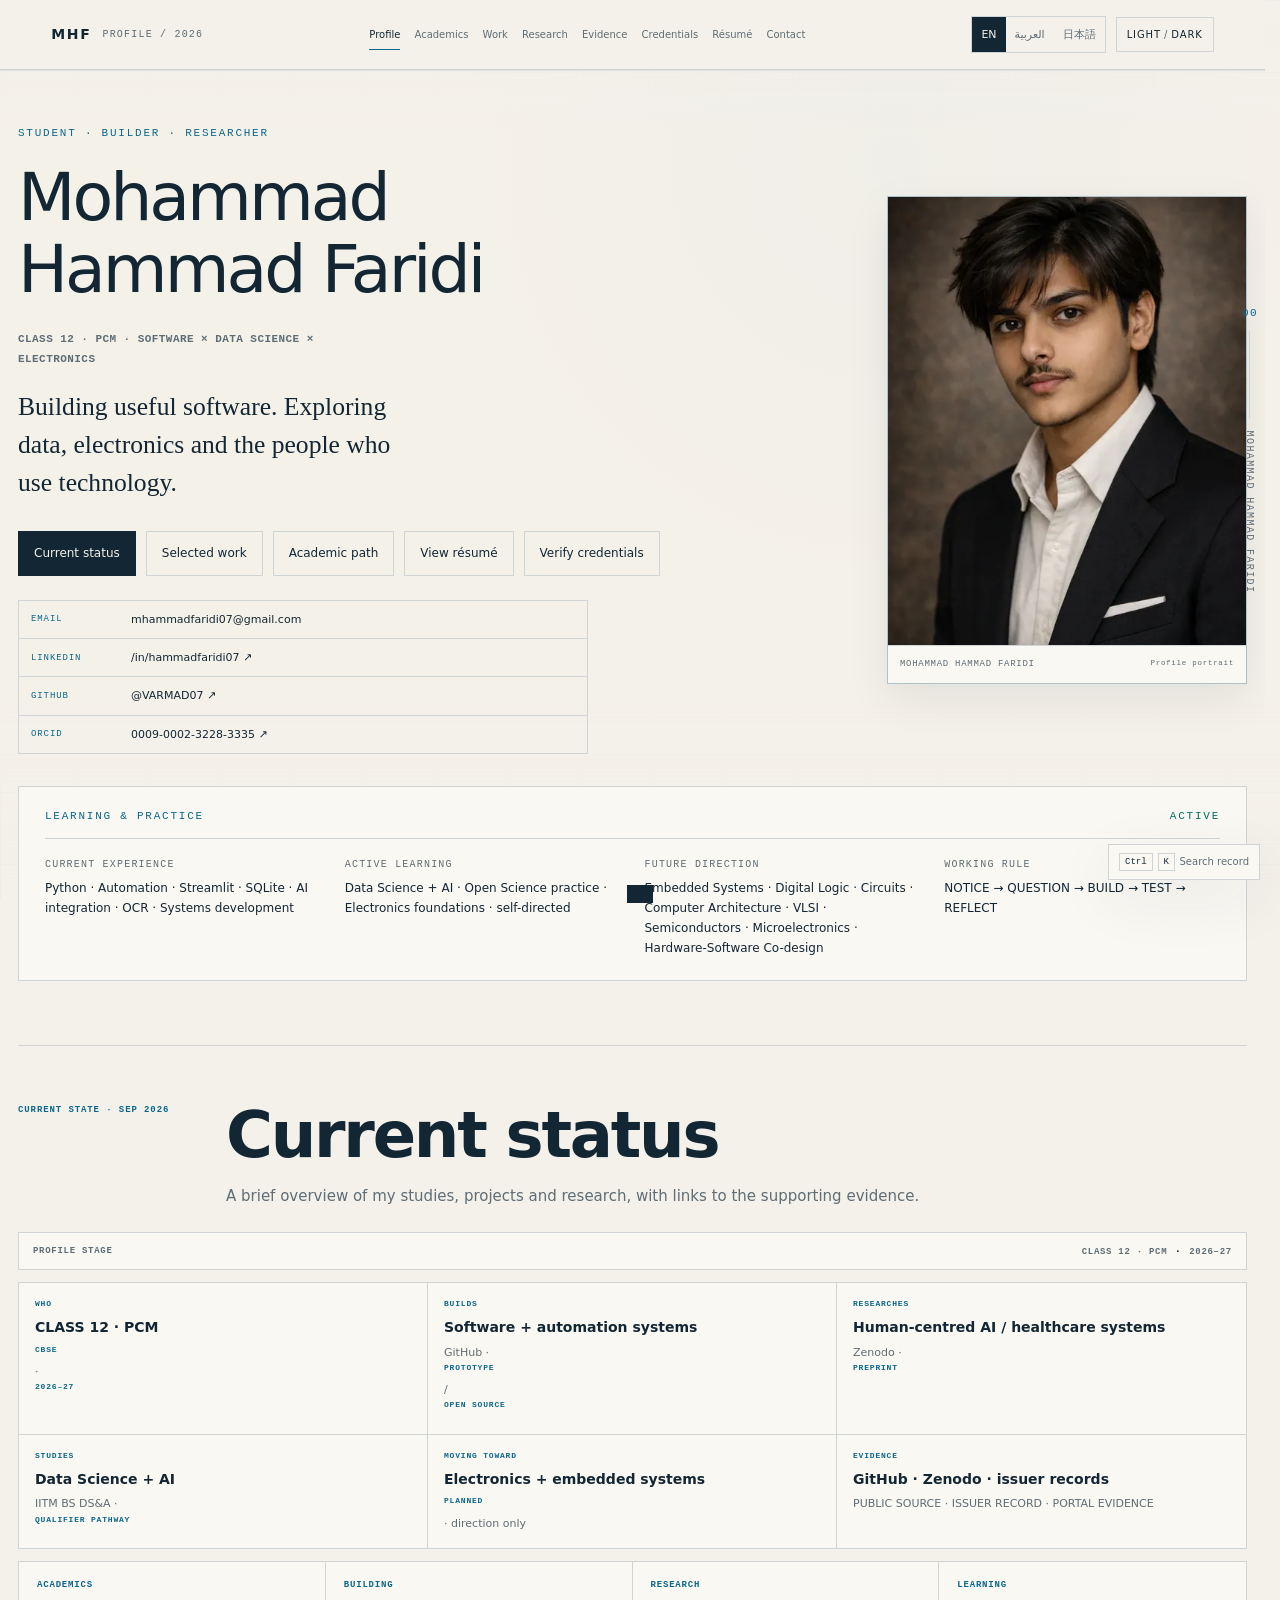
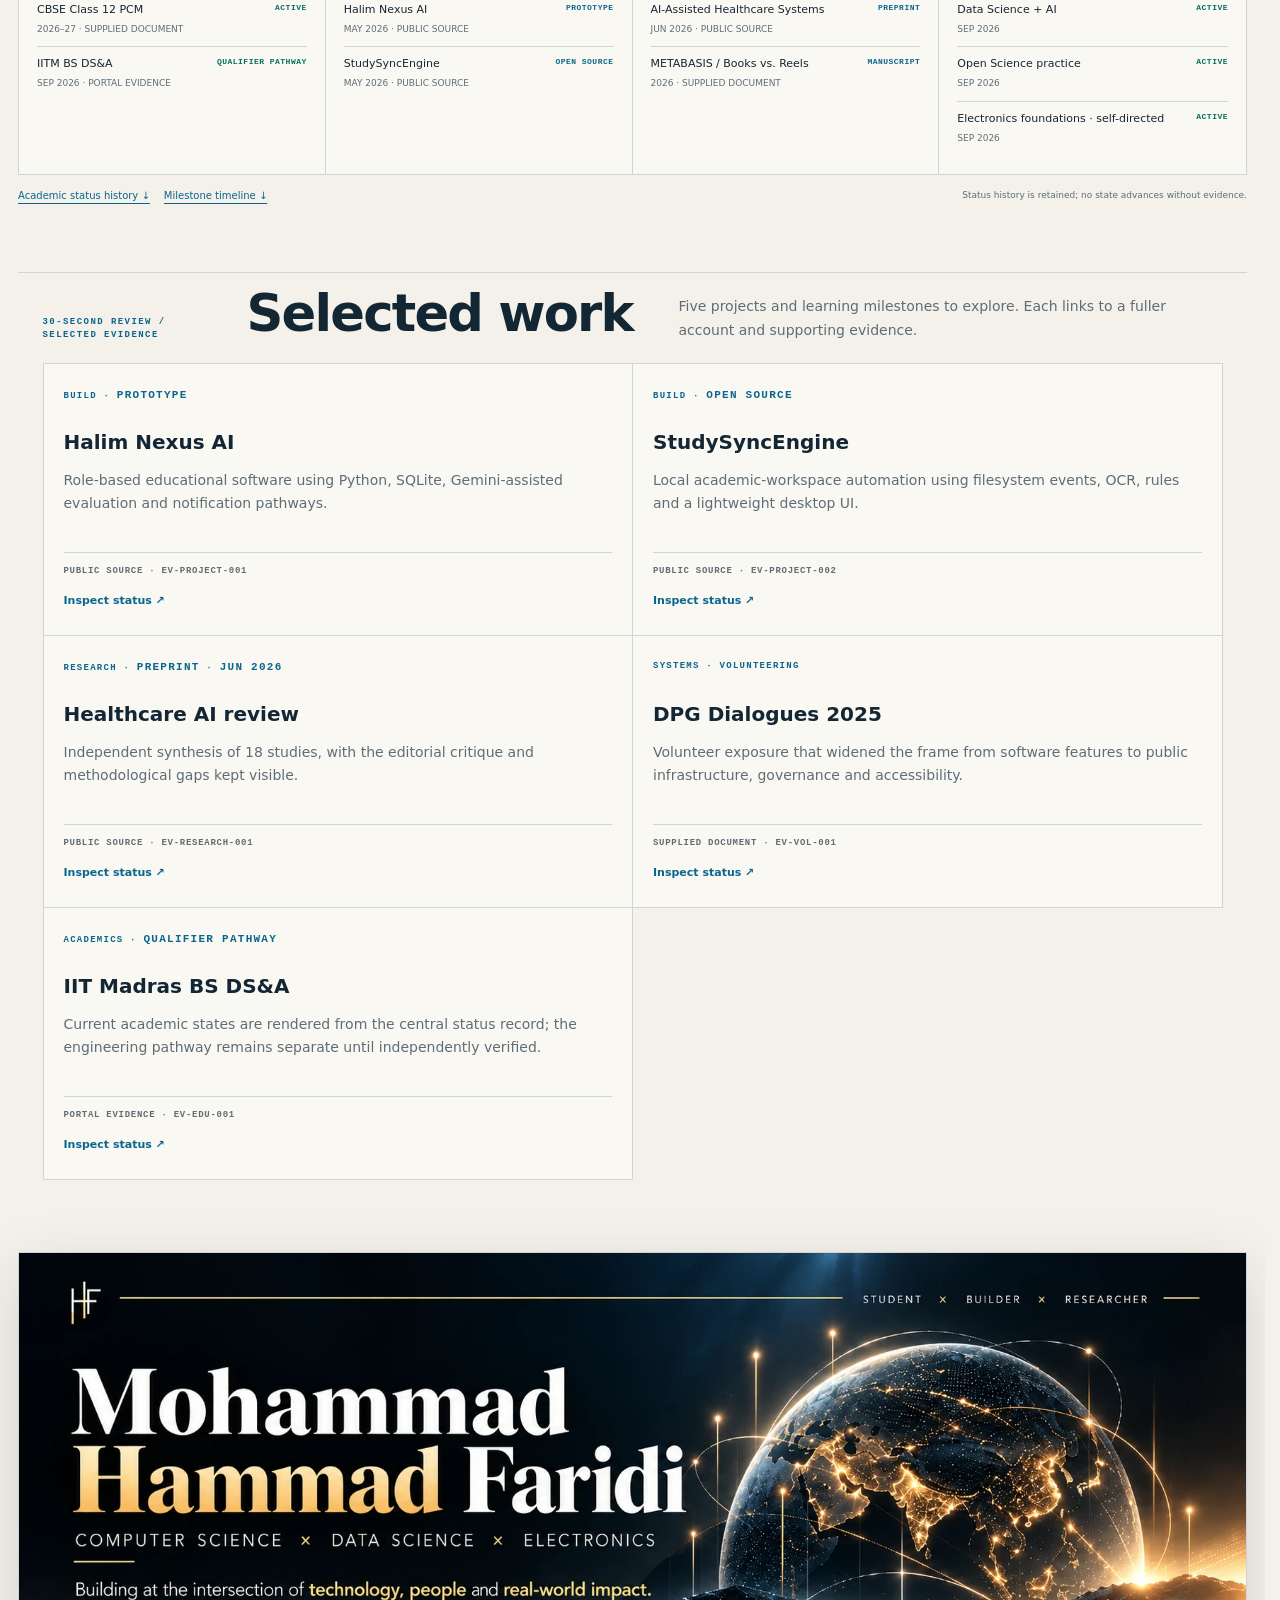
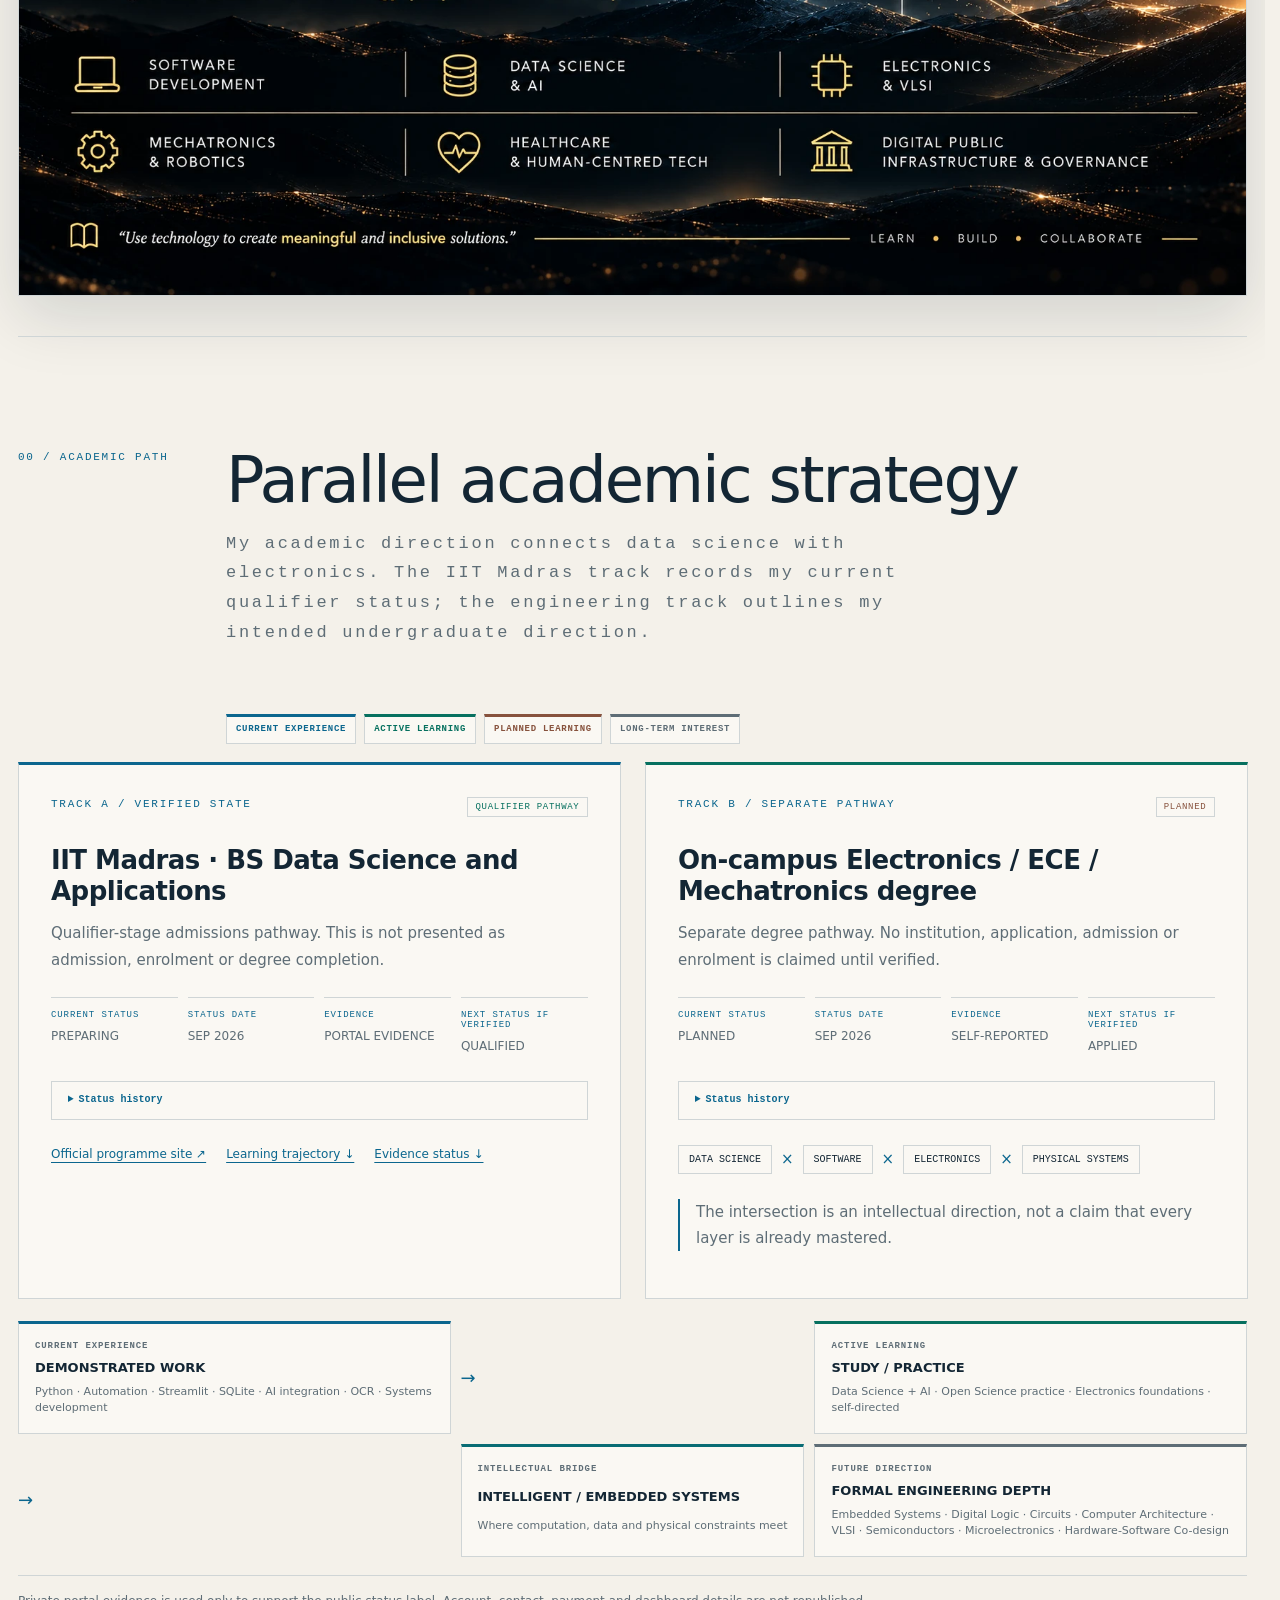
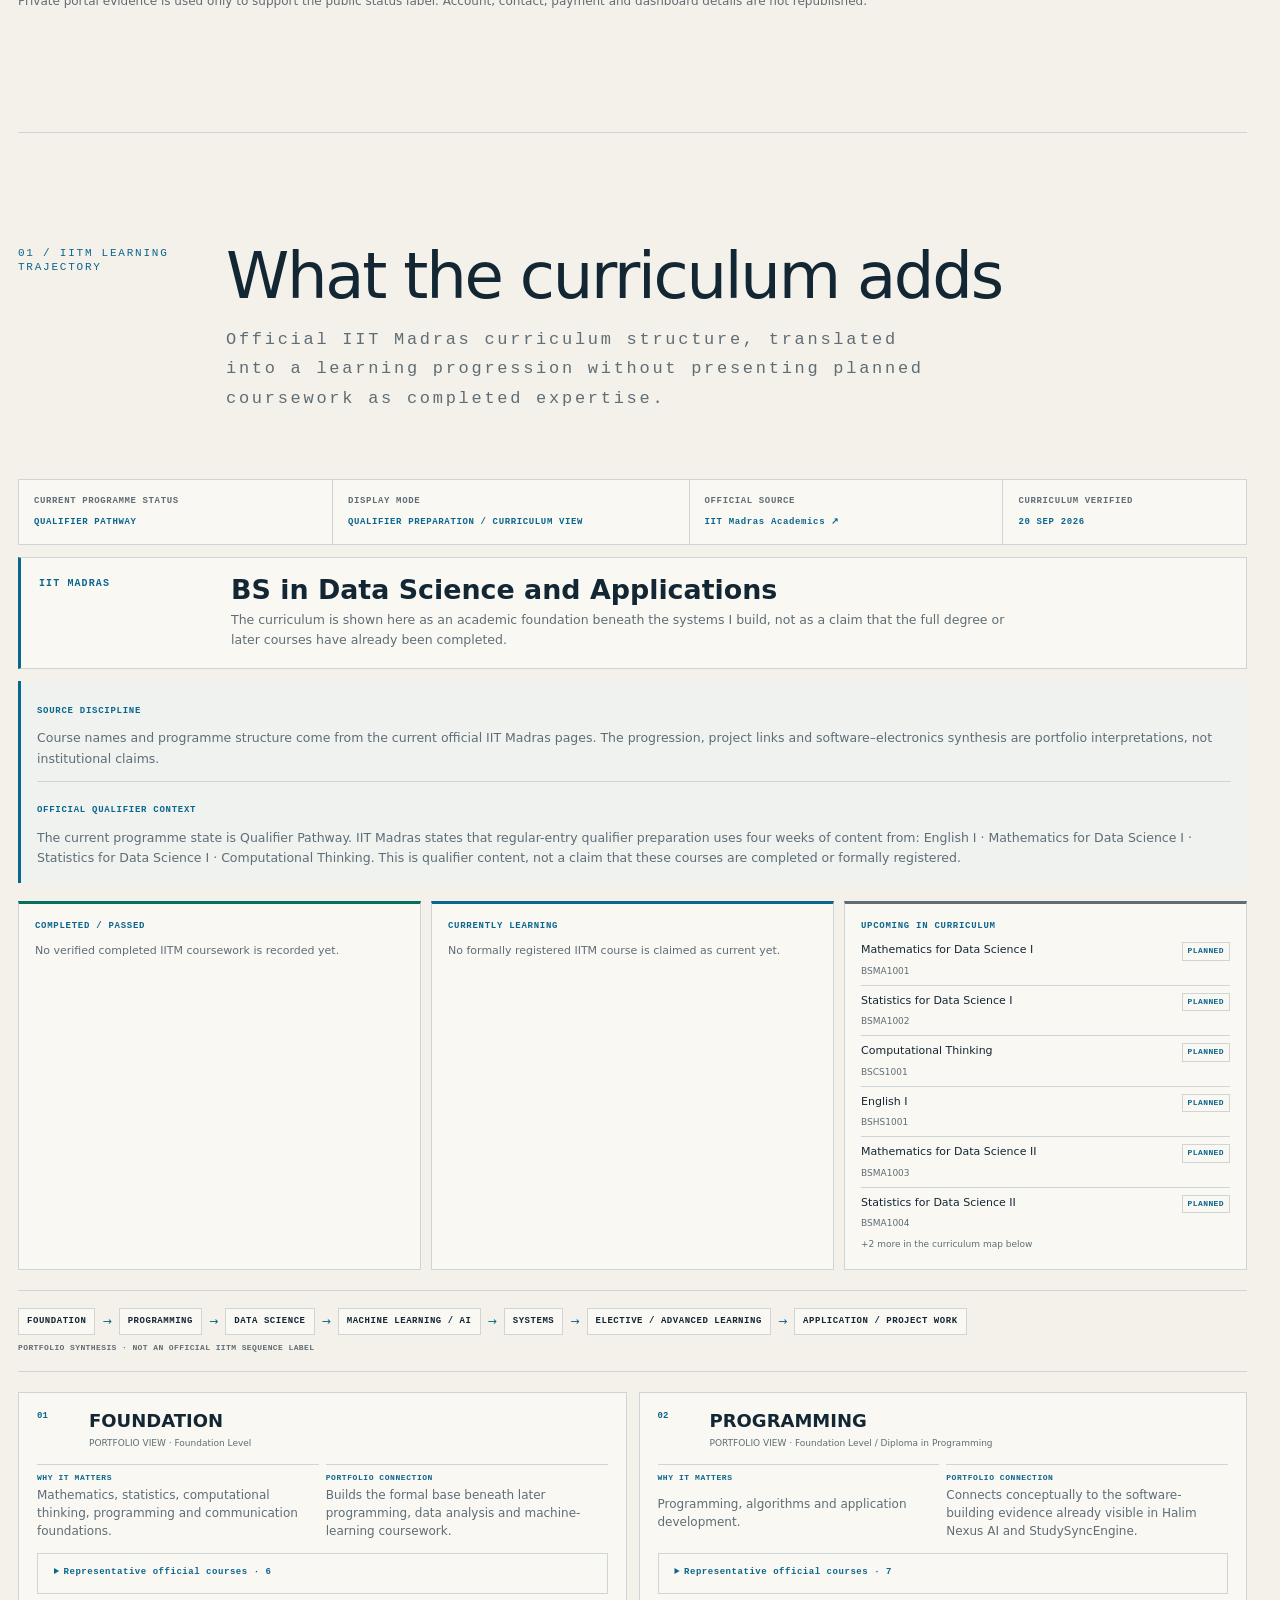
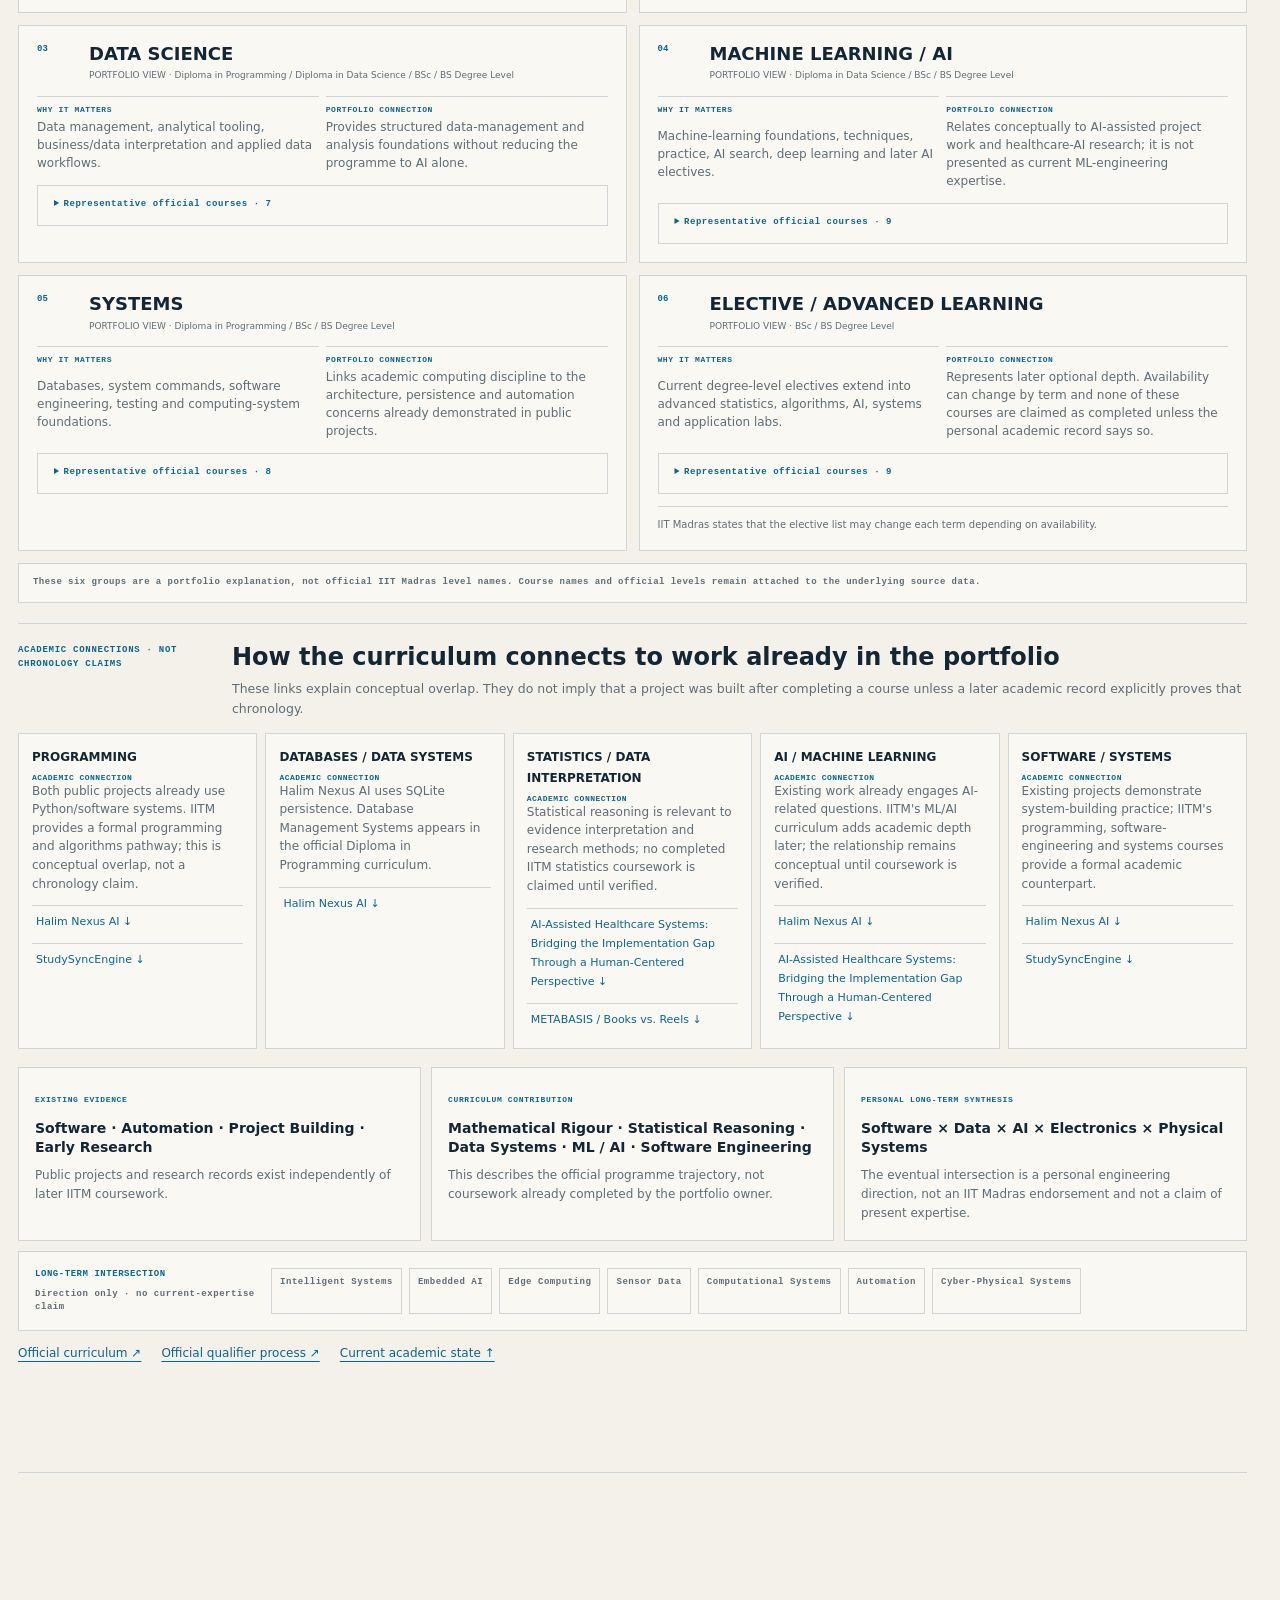
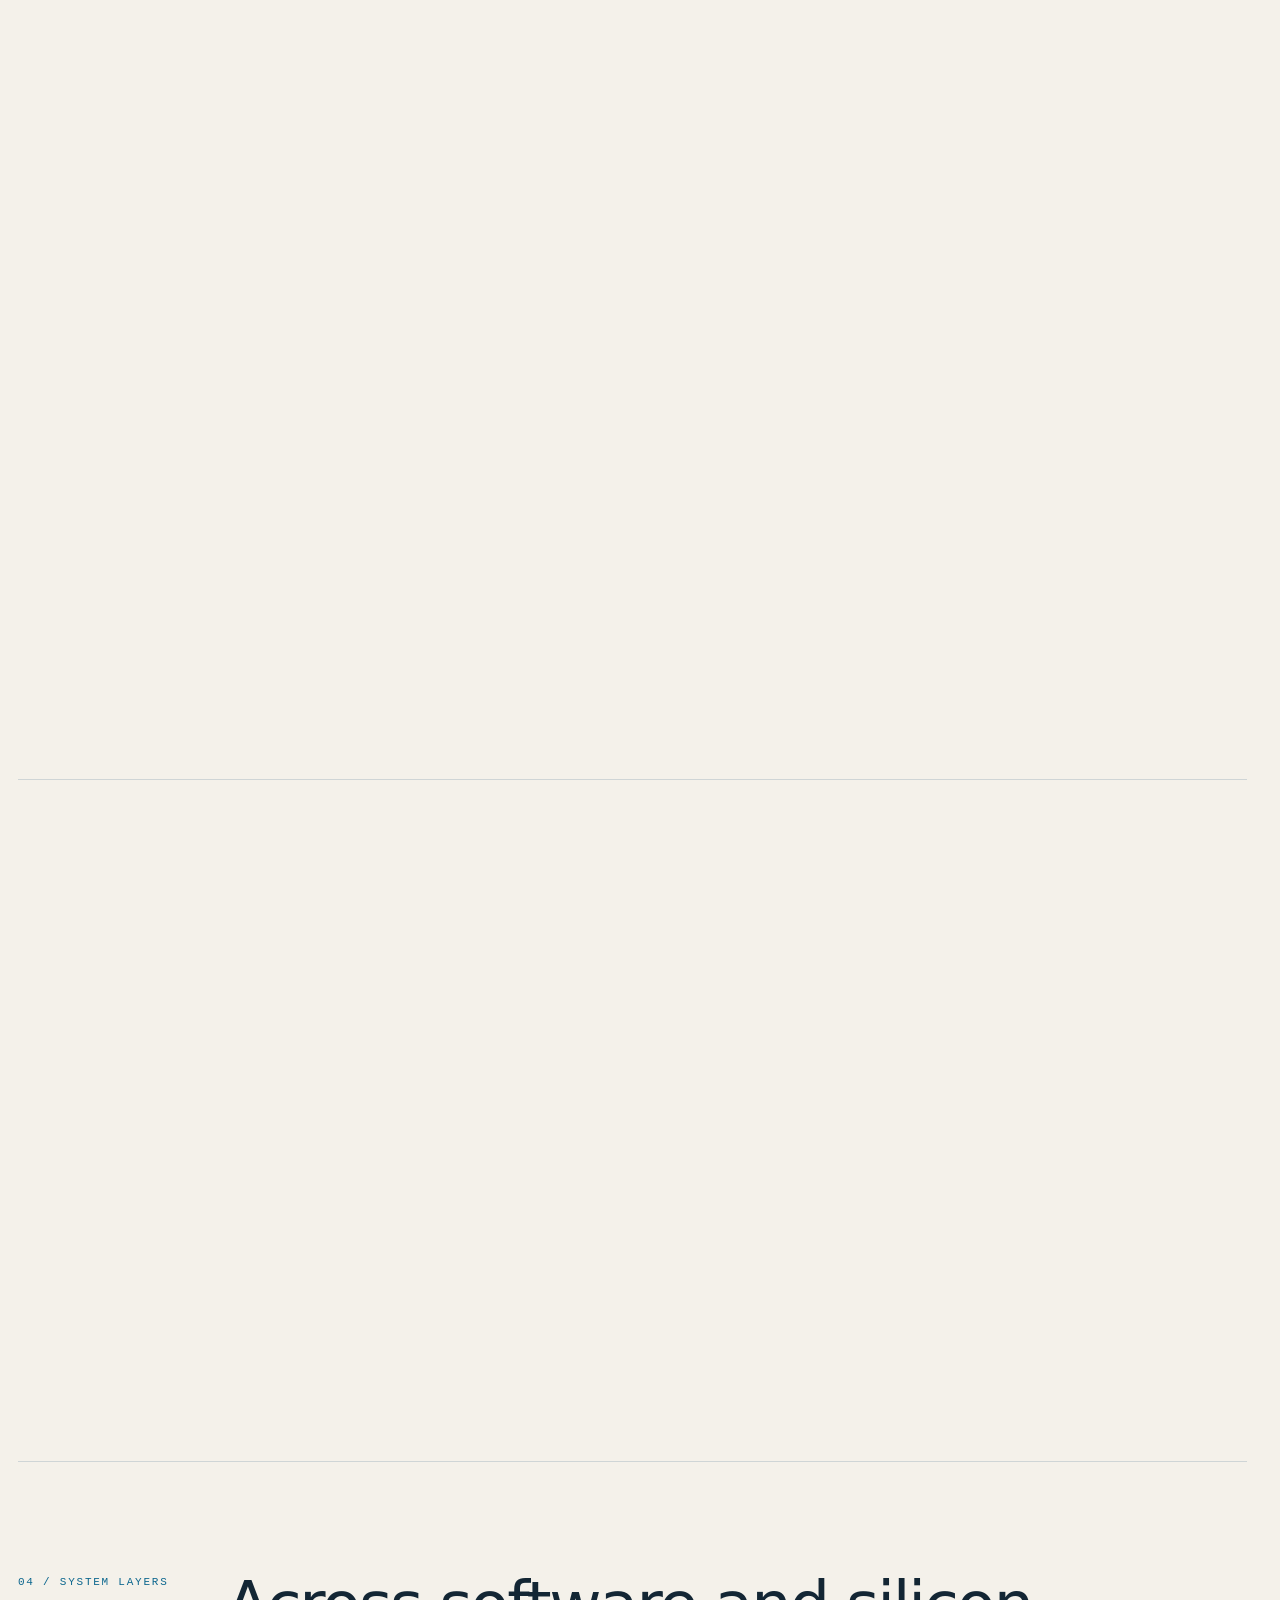
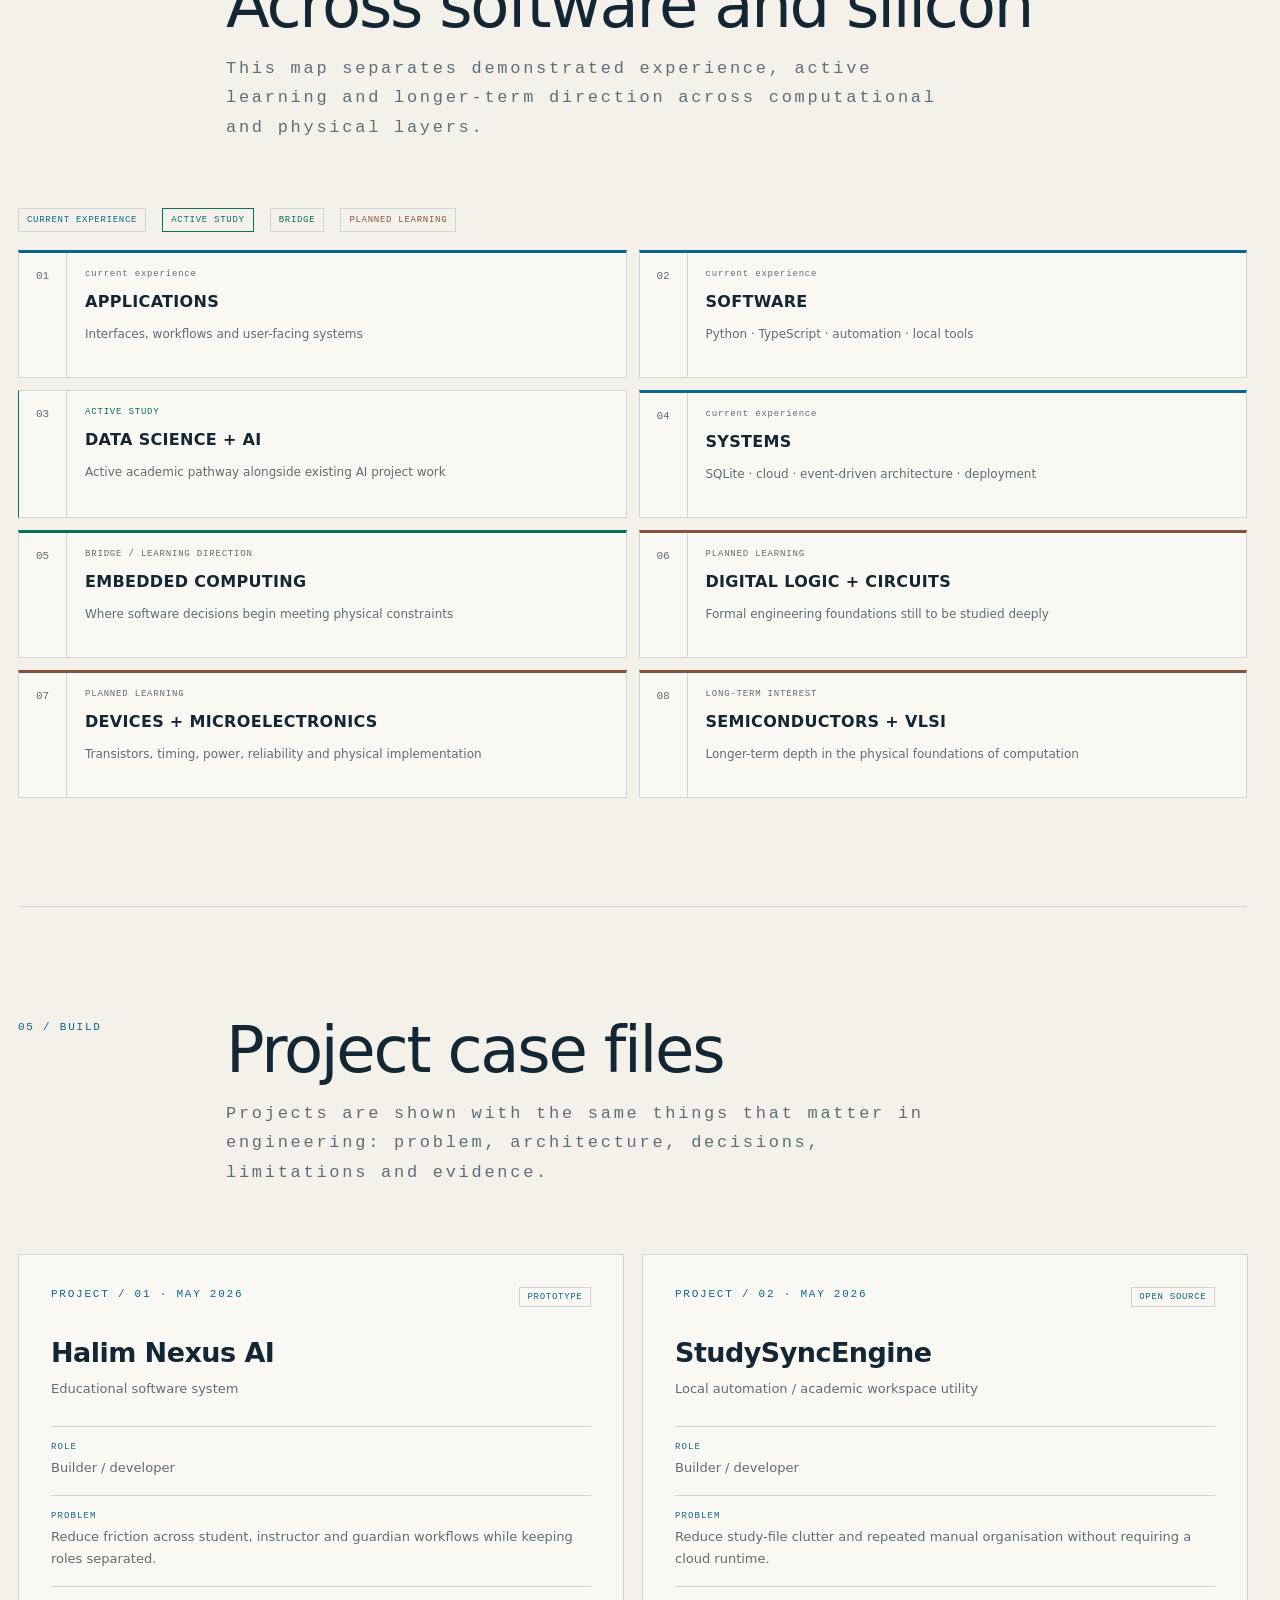
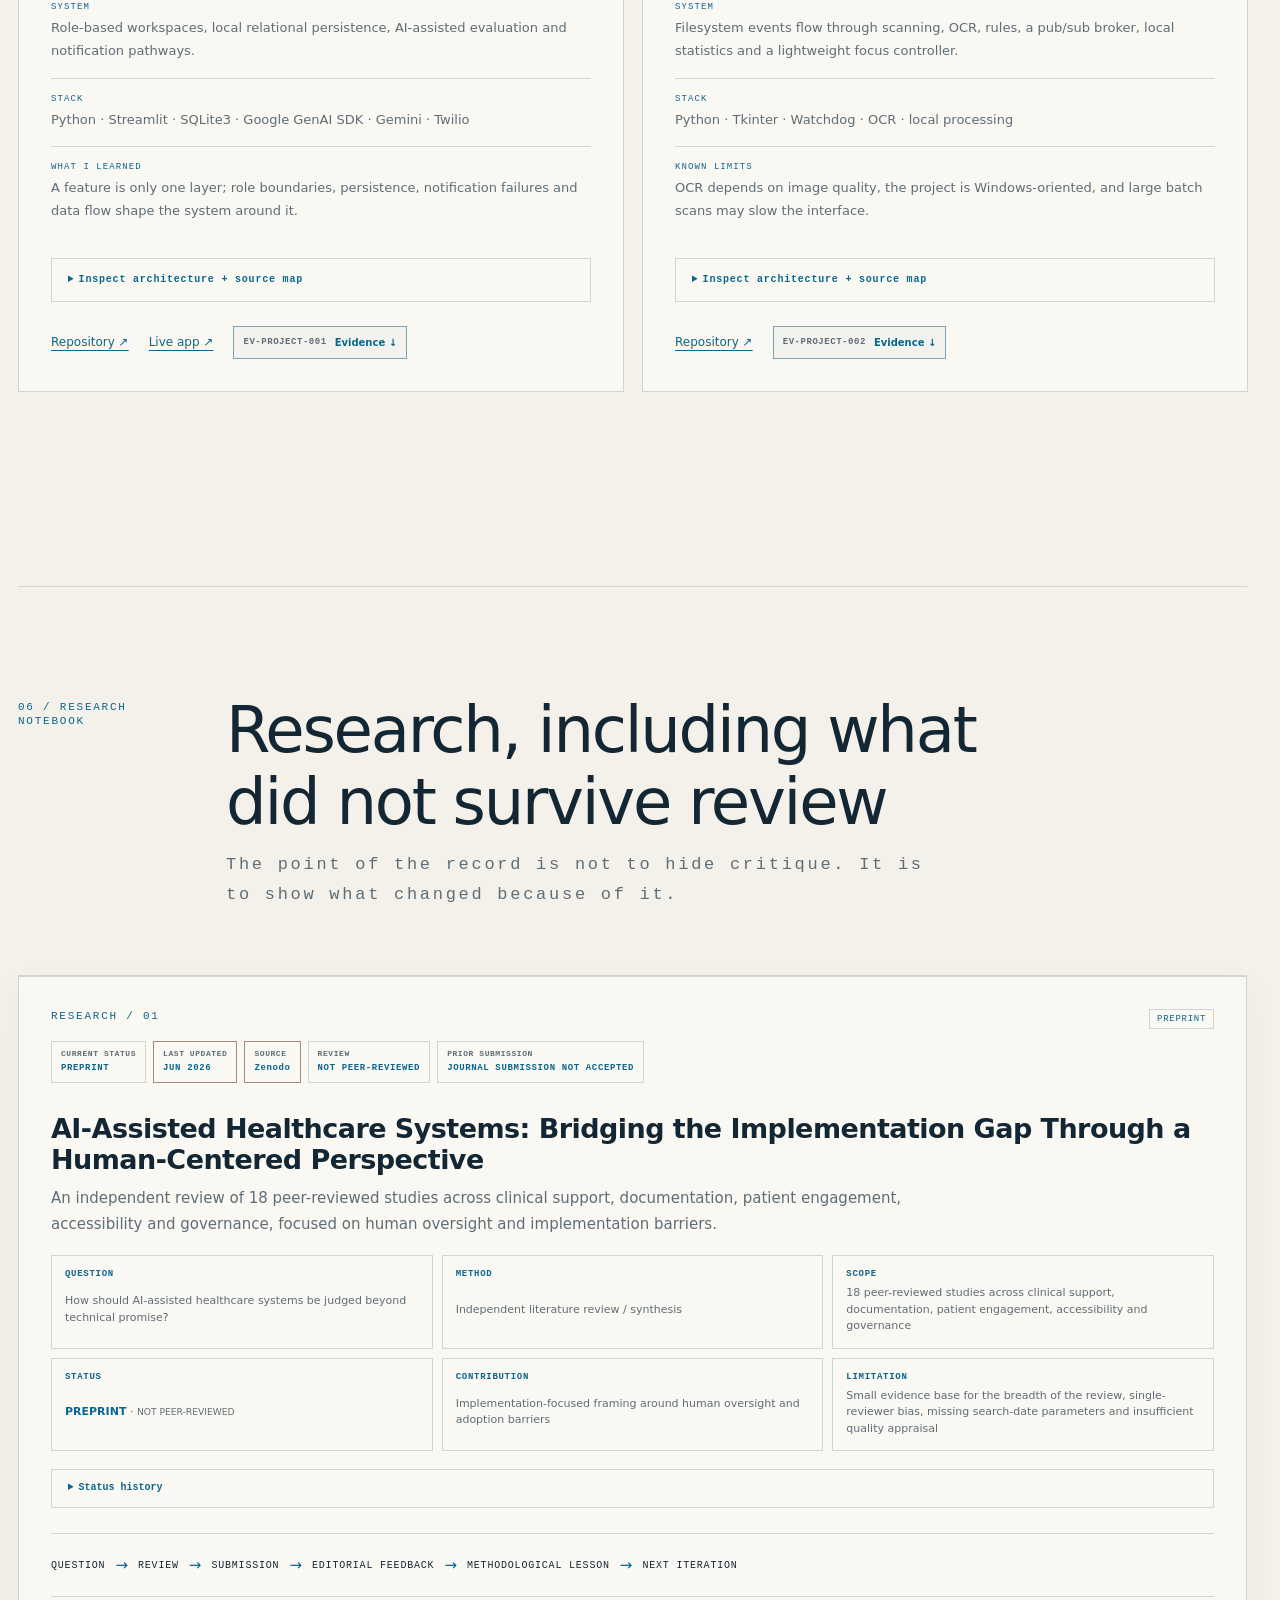
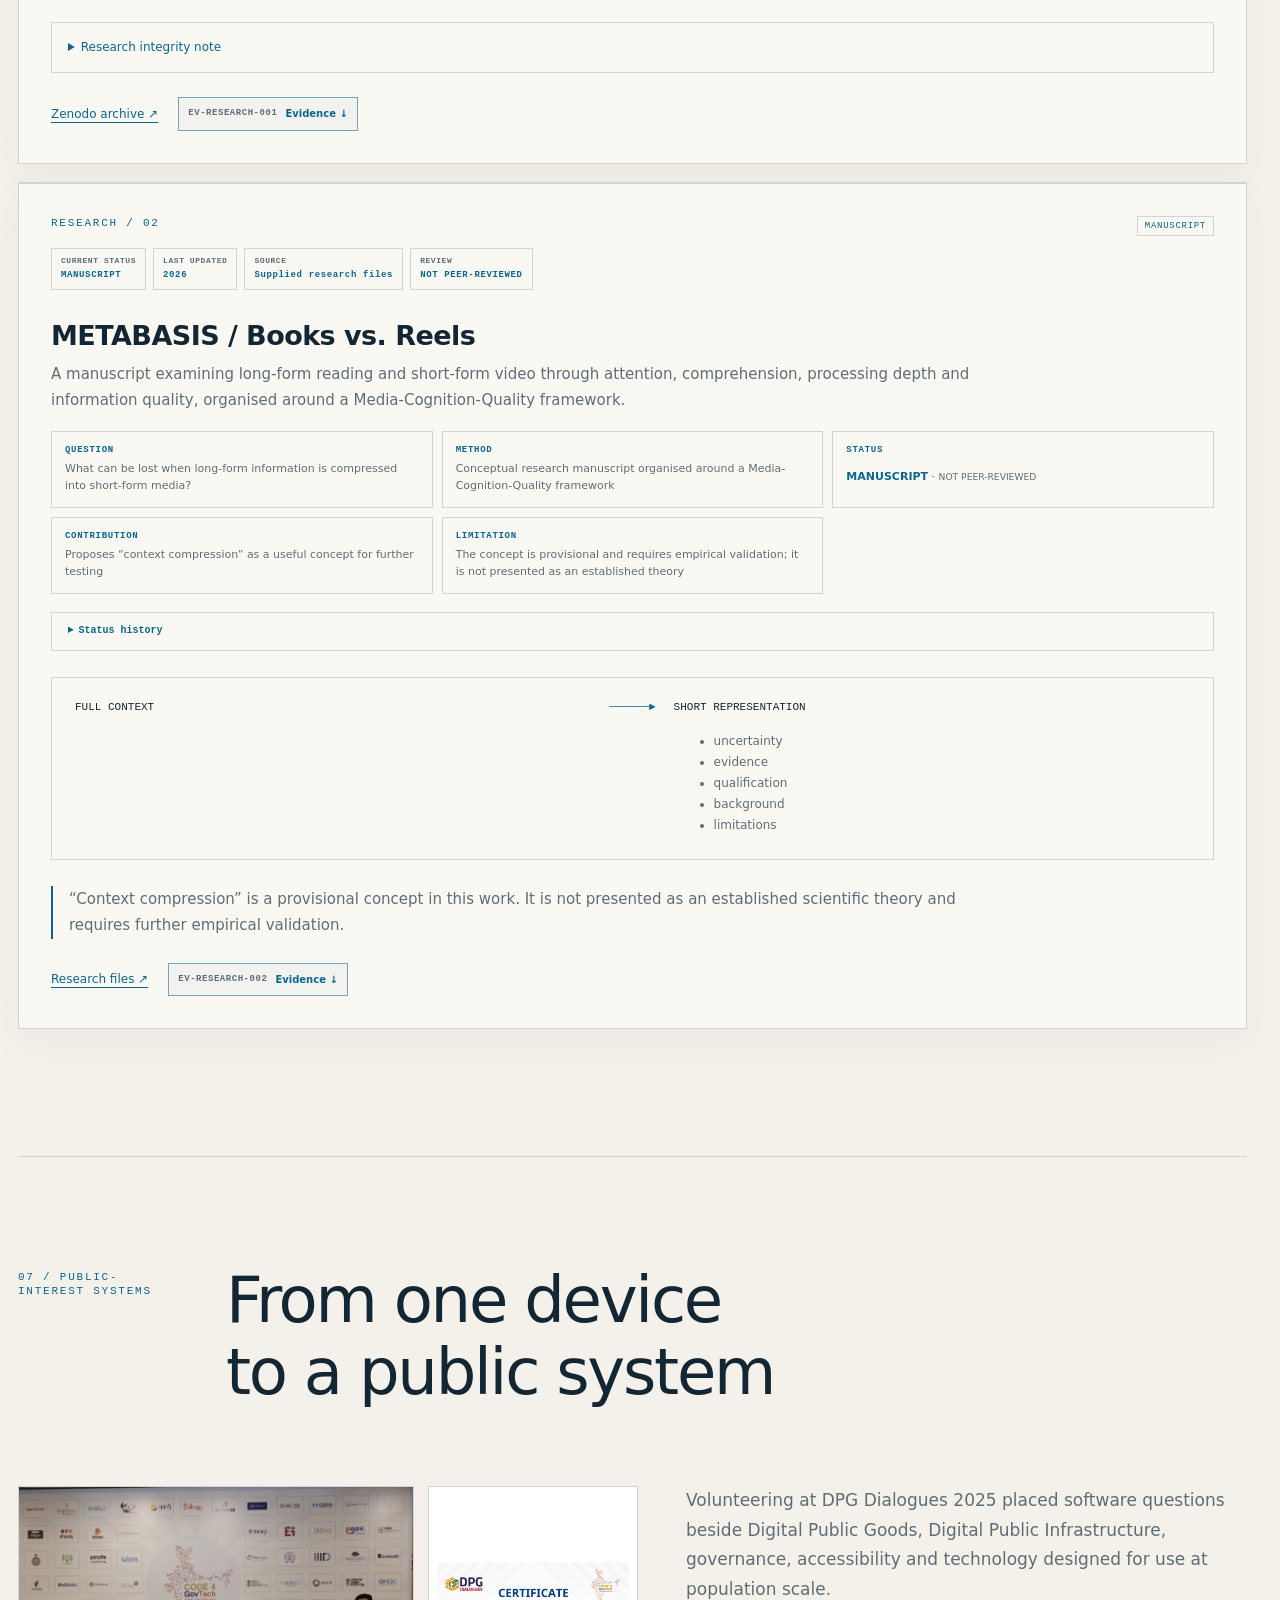
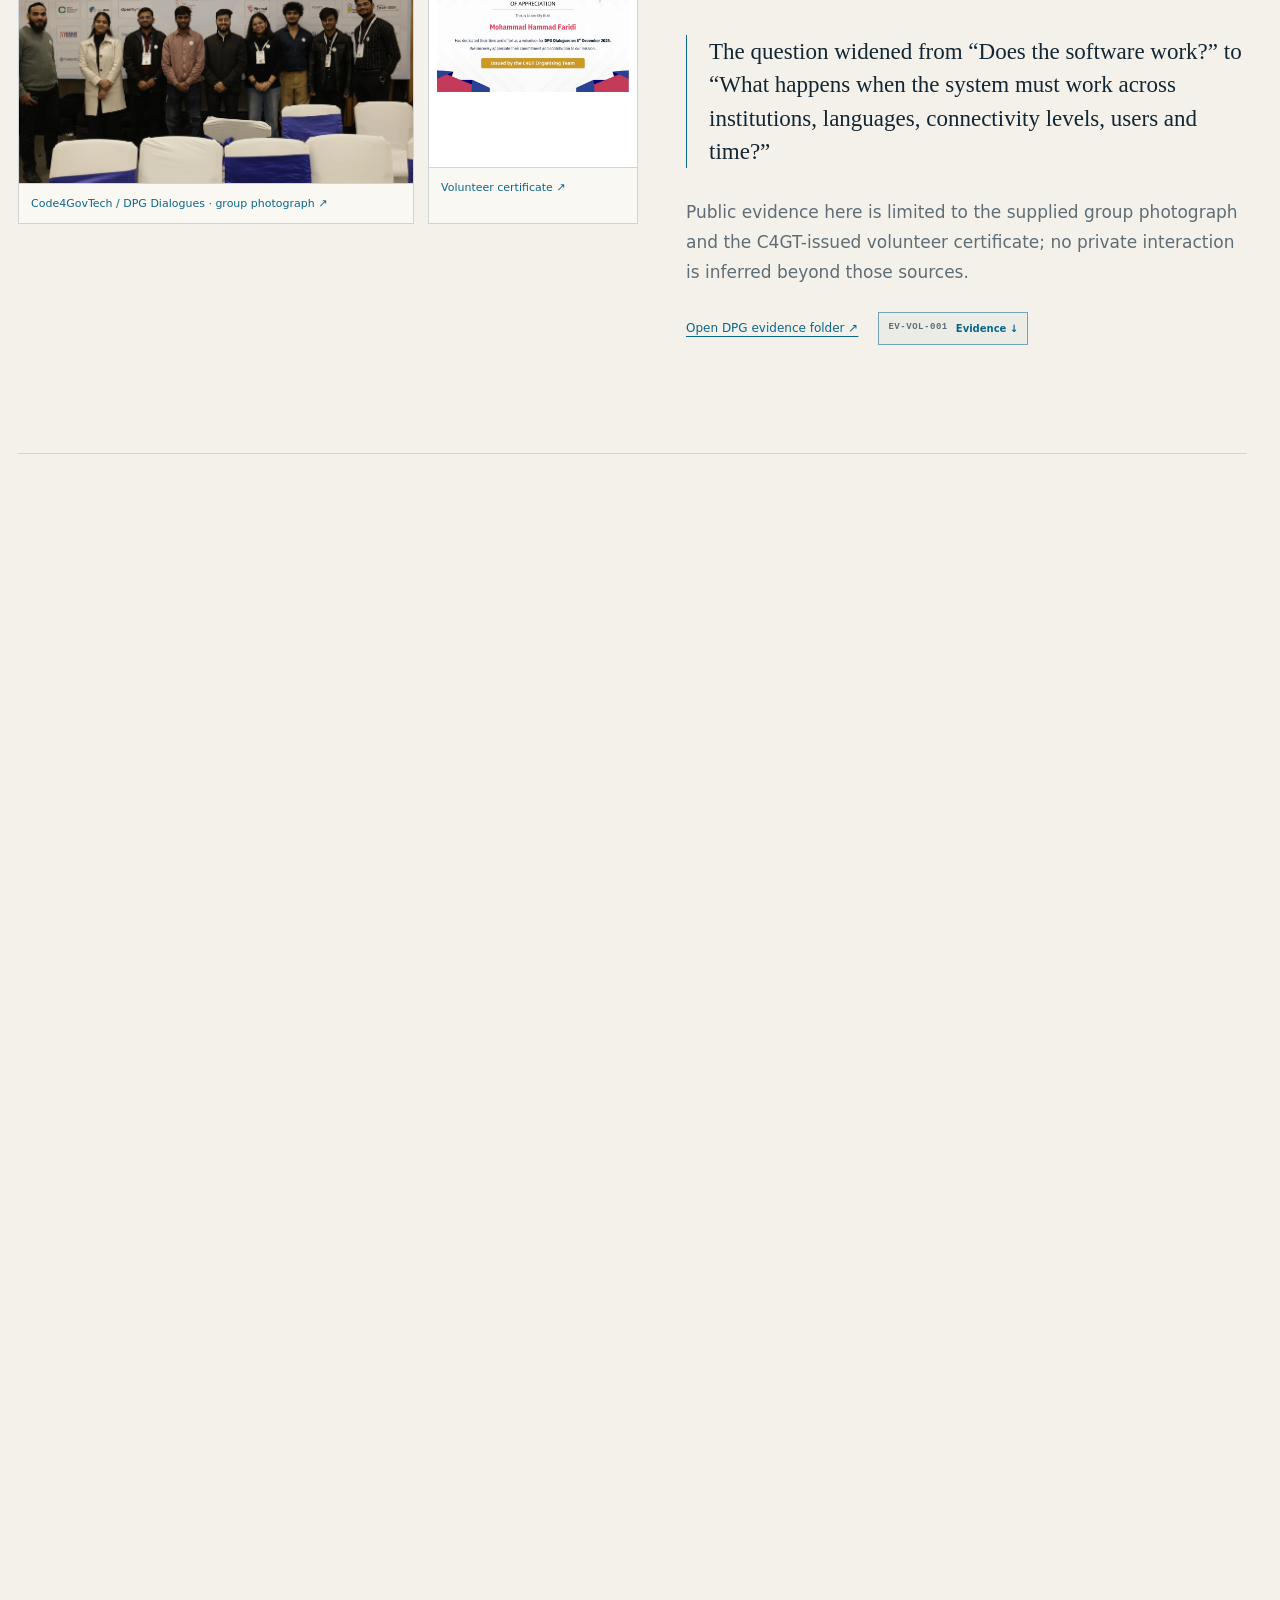
<file: index.html>
<!doctype html>
<html lang="en" dir="ltr" data-theme="home">
<head>
  <meta charset="utf-8">
  <meta name="viewport" content="width=device-width,initial-scale=1">
  <title>Mohammad Hammad Faridi · Student, Builder, Researcher</title>
  <meta name="description" content="Portfolio of Mohammad Hammad Faridi, a Class 12 PCM student exploring software, data science, AI and electronics through projects, research and structured learning.">
  <link rel="canonical" href="https://varmad07.github.io/resume/">
  <meta name="robots" content="index,follow,max-image-preview:large">
  <meta name="color-scheme" content="light dark">
  <meta name="theme-color" content="#f4f1ea">
  <meta property="og:type" content="website">
  <meta property="og:site_name" content="Mohammad Hammad Faridi — Portfolio">
  <meta property="og:title" content="Mohammad Hammad Faridi · Student, Builder, Researcher">
  <meta property="og:description" content="Class 12 PCM student exploring software, data science, AI and electronics through projects, research and structured learning.">
  <meta property="og:url" content="https://varmad07.github.io/resume/">
  <meta property="og:image" content="https://varmad07.github.io/resume/assets/images/og/mhf-banner-spaced-v3.jpg">
  <meta property="og:image:type" content="image/jpeg">
  <meta property="og:image:width" content="1733">
  <meta property="og:image:height" content="908">
  <meta property="og:image:alt" content="Mohammad Hammad Faridi — Student, Builder, Researcher · Software × Data Science × Electronics">
  <meta name="twitter:image" content="https://varmad07.github.io/resume/assets/images/og/mhf-banner-spaced-v3.jpg">
  <meta name="twitter:image:alt" content="Mohammad Hammad Faridi — Student, Builder, Researcher · Software × Data Science × Electronics">
  <meta name="twitter:title" content="Mohammad Hammad Faridi · Student, Builder, Researcher">
  <meta name="twitter:description" content="Class 12 PCM student exploring software, data science, AI and electronics through projects, research and structured learning.">
  <meta name="twitter:card" content="summary_large_image">
  <link rel="icon" href="assets/icons/icon.svg" type="image/svg+xml">
  <link rel="manifest" href="manifest.webmanifest">
  <link rel="stylesheet" href="styles.css">
  <script type="application/ld+json">
  {
    "@context":"https://schema.org",
    "@graph":[
      {
        "@type":"Person",
        "@id":"https://varmad07.github.io/resume/#person",
        "name":"Mohammad Hammad Faridi",
        "image":"https://varmad07.github.io/resume/assets/images/profile.webp",
        "url":"https://varmad07.github.io/resume/",
        "sameAs":[
          "https://orcid.org/0009-0002-3228-3335",
          "https://github.com/VARMAD07",
          "https://linkedin.com/in/hammadfaridi07"
        ],
        "knowsAbout":[
          "Python","data science","AI-assisted software","local automation","open science","digital public infrastructure"
        ],
        "description":"Student, builder and researcher documenting software projects, research practice, technical learning and evidence across software, data science and electronics."
      },
      {
        "@type":"WebSite",
        "@id":"https://varmad07.github.io/resume/#website",
        "url":"https://varmad07.github.io/resume/",
        "name":"Mohammad Hammad Faridi — Portfolio",
        "image":"https://varmad07.github.io/resume/assets/images/og/mhf-banner-spaced-v3.jpg",
        "about":{"@id":"https://varmad07.github.io/resume/#person"},
        "inLanguage":["en","ar","ja"]
      },
      {
        "@type":"ScholarlyArticle",
        "@id":"https://varmad07.github.io/resume/#healthcare-ai-research",
        "headline":"AI-Assisted Healthcare Systems: Bridging the Implementation Gap Through a Human-Centered Perspective",
        "author":{"@id":"https://varmad07.github.io/resume/#person"},
        "url":"https://zenodo.org/records/20707263",
        "description":"Independent review project on implementation barriers, human oversight and real-world use of AI-assisted healthcare systems, with a public research record and explicit methodology notes."
      },
      {
        "@type":"SoftwareSourceCode",
        "@id":"https://varmad07.github.io/resume/#halim-nexus-ai",
        "name":"Halim Nexus AI",
        "author":{"@id":"https://varmad07.github.io/resume/#person"},
        "codeRepository":"https://github.com/VARMAD07/halim-nexus-ai",
        "url":"https://halimai.streamlit.app/",
        "programmingLanguage":"Python"
      },
      {
        "@type":"SoftwareSourceCode",
        "@id":"https://varmad07.github.io/resume/#study-sync-engine",
        "name":"StudySyncEngine",
        "author":{"@id":"https://varmad07.github.io/resume/#person"},
        "codeRepository":"https://github.com/VARMAD07/study-sync-engine",
        "programmingLanguage":"Python"
      }
    ]
  }
  </script>
</head>
<body>
<div class="scroll-progress" aria-hidden="true"><i id="scroll-progress-bar"></i></div>
<a class="skip" href="#main" data-i18n="skip">Skip to content</a>
<div class="grid-bg" aria-hidden="true"></div>
<header class="topbar" id="top">
  <a class="brand" href="#top" title="Mohammad Hammad Faridi home"><b>MHF</b><small>PROFILE / 2026</small></a>
  <nav class="desktop-nav" aria-label="Primary">
    <a href="#profile" data-i18n="nav.profile">Profile</a><a href="#academic-path" data-i18n="nav.academics">Academics</a><a href="#work" data-i18n="nav.work">Work</a><a href="#research" data-i18n="nav.research">Research</a><a href="#evidence" data-i18n="nav.evidence">Evidence</a><a href="#credentials" data-i18n="nav.credentials">Credentials</a><a href="#resume" data-i18n="nav.resume">Résumé</a><a href="#contact" data-i18n="nav.contact">Contact</a>
  </nav>
  <div class="controls">
    <div class="languages" aria-label="Language"><button data-lang="en" lang="en" aria-pressed="true" class="active">EN</button><button data-lang="ar" lang="ar" aria-pressed="false">العربية</button><button data-lang="ja" lang="ja" aria-pressed="false">日本語</button></div>
    <button id="theme" class="theme" aria-pressed="false" title="Toggle light / dark mode"><span data-i18n="mode.home">LIGHT</span><i>/</i><span data-i18n="mode.lab">DARK</span></button>
    <button id="menu" class="menu" aria-expanded="false" aria-controls="mobile-nav" data-i18n="menu">Menu</button>
  </div>
</header>
<aside class="section-indicator" aria-hidden="true"><span id="section-index">00</span><i></i><span id="section-label">PROFILE</span></aside>
<nav id="mobile-nav" class="mobile-nav" hidden>
  <a href="#profile" data-i18n="nav.profile">Profile</a><a href="#academic-path" data-i18n="nav.academics">Academics</a><a href="#work" data-i18n="nav.work">Work</a><a href="#research" data-i18n="nav.research">Research</a><a href="#evidence" data-i18n="nav.evidence">Evidence</a><a href="#credentials" data-i18n="nav.credentials">Credentials</a><a href="#resume" data-i18n="nav.resume">Résumé</a><a href="#contact" data-i18n="nav.contact">Contact</a>
</nav>
<aside id="reviewer-mode-note" class="reviewer-mode-note" hidden>
  <span><b data-i18n="reviewer.label">REVIEWER VIEW</b><small data-i18n="reviewer.note">Current status · academic path · selected work · research · evidence · résumé</small><small id="reviewer-current-state" class="reviewer-current-state"></small></span>
  <nav class="reviewer-links" aria-label="Reviewer fast path"><a href="#current-status">Current status</a><a href="#academic-path">Academics</a><a href="#selected-work">Selected work</a><a href="#research">Research</a><a href="#evidence">Evidence</a><a href="#resume">Résumé</a></nav>
  <a href="./" data-i18n="reviewer.exit">Exit reviewer view</a>
</aside>

<main id="main" tabindex="-1">
<section class="hero" id="profile">
  <div class="hero-copy">
    <p class="micro" data-i18n="hero.kicker">STUDENT · BUILDER · RESEARCHER</p>
    <h1 dir="ltr"><span>Mohammad</span> <span>Hammad Faridi</span></h1>
    <p class="hero-role"><span data-state="profile.stage">Current academic stage</span><span aria-hidden="true"> · </span><span data-i18n="hero.role">Software × Data Science × Electronics</span></p>
    <p class="lede" data-i18n="hero.lede">Building useful software. Exploring data, electronics and the people who use technology.</p>
    <div class="actions"><a class="btn primary" href="#current-status">Current status</a><a class="btn" href="#selected-work">Selected work</a><a class="btn" href="#academic-path" data-i18n="cta.path">Academic path</a><a class="btn" href="https://drive.google.com/file/d/1es2jFYbbYQQ4BdC5oNyECEX2p4zypKti/view?usp=drivesdk" target="_blank" rel="noopener" data-i18n="cta.resume">View résumé</a><a class="btn" href="#evidence" data-i18n="cta.verify">Verify credentials</a></div>
    <div class="contact-rail" dir="ltr" aria-label="Profile links">
      <a href="mailto:mhammadfaridi07@gmail.com"><span>EMAIL</span><b>mhammadfaridi07@gmail.com</b></a>
      <a href="https://linkedin.com/in/hammadfaridi07" target="_blank" rel="noopener"><span>LINKEDIN</span><b>/in/hammadfaridi07 ↗</b></a>
      <a href="https://github.com/VARMAD07" target="_blank" rel="noopener"><span>GITHUB</span><b>@VARMAD07 ↗</b></a>
      <a href="https://orcid.org/0009-0002-3228-3335" target="_blank" rel="noopener"><span>ORCID</span><b>0009-0002-3228-3335 ↗</b></a>
    </div>
  </div>
  <div class="hero-side">
    <figure class="profile-card portrait">
      <img src="assets/images/profile-672.webp" srcset="assets/images/profile-480.webp 480w, assets/images/profile-672.webp 672w, assets/images/profile-768.webp 768w" sizes="(max-width:720px) 300px, 360px" alt="Mohammad Hammad Faridi" width="1024" height="1536" decoding="async" fetchpriority="high">
      <figcaption><span>MOHAMMAD HAMMAD FARIDI</span><small data-i18n="photo.caption">Profile portrait</small></figcaption>
    </figure>


  </div>
    <aside class="instrument">
      <div class="instrument-head"><span>LEARNING & PRACTICE</span><span class="signal">ACTIVE</span></div>
      <dl><div><dt data-i18n="scope.current">CURRENT EXPERIENCE</dt><dd data-state-list-inline="capabilities.currentExperience">Verified record</dd></div><div><dt data-i18n="scope.study">ACTIVE LEARNING</dt><dd data-state-list-inline="capabilities.activeLearning">Verified record</dd></div><div><dt data-i18n="scope.next">FUTURE DIRECTION</dt><dd data-state-list-inline="capabilities.futureDirection">Verified record</dd></div><div><dt data-i18n="scope.rule">WORKING RULE</dt><dd>NOTICE → QUESTION → BUILD → TEST → REFLECT</dd></div></dl>
    </aside>
</section>

<section id="resume-arrival" class="resume-arrival" hidden aria-live="polite"><b data-i18n="arrival">ARRIVED FROM RÉSUMÉ</b><a href="#evidence" data-i18n="nav.evidence">Evidence</a><a href="#research" data-i18n="nav.research">Research</a><a href="#work" data-i18n="nav.work">Work</a><a href="#credentials" data-i18n="credentials.title">Credentials</a></section>

<section class="current-status-panel" id="current-status" aria-labelledby="current-status-title">
  <header>
    <p><span data-i18n="current.kicker">CURRENT STATE</span> · <b data-state="asOf">Verified record</b></p>
    <h2 id="current-status-title" data-i18n="current.title">Current status</h2>
    <span data-i18n="current.intro">A brief overview of my studies, projects and research, with links to the supporting evidence.</span>
  </header>
  <div class="status-phase"><span data-i18n="current.phase">PROFILE STAGE</span><b><span data-state="profile.stage">Current academic stage</span> · <span data-state="profile.stageDate">Verified date</span></b></div>
  <div class="reviewer-snapshot" aria-label="30-second reviewer summary">
    <article><span data-i18n="review.who">WHO</span><b data-state="profile.stage">Current academic stage</b><small><span data-state="profile.schoolSystem">School system</span> · <span data-state="profile.stageDate">Academic year</span></small></article>
    <article><span data-i18n="review.builds">BUILDS</span><b data-i18n="review.buildsValue">Software + automation systems</b><small>GitHub · <span data-state-status="projects.halim.status">Verified state</span> / <span data-state-status="projects.studysync.status">Verified state</span></small></article>
    <article><span data-i18n="review.researches">RESEARCHES</span><b data-i18n="review.researchesValue">Human-centred AI / healthcare systems</b><small>Zenodo · <span data-state-status="research.healthcare.status">Verified state</span></small></article>
    <article><span data-i18n="review.studies">STUDIES</span><b data-i18n="review.studiesValue">Data Science + AI</b><small>IITM BS DS&A · <span data-state-status="academics.iitm.status">Verified state</span></small></article>
    <article><span data-i18n="review.direction">MOVING TOWARD</span><b data-i18n="review.directionValue">Electronics + embedded systems</b><small><span data-state-status="academics.engineering.status">Verified state</span> · direction only</small></article>
    <article><span data-i18n="review.evidence">EVIDENCE</span><b data-i18n="review.evidenceValue">GitHub · Zenodo · issuer records</b><small>PUBLIC SOURCE · ISSUER RECORD · PORTAL EVIDENCE</small></article>
  </div>
  <div class="current-status-grid">
    <article><span data-i18n="current.academics">ACADEMICS</span><div id="current-academics"></div></article>
    <article><span data-i18n="current.building">BUILDING</span><div id="current-building"></div></article>
    <article><span data-i18n="current.research">RESEARCH</span><div id="current-research"></div></article>
    <article><span data-i18n="current.learning">LEARNING</span><div id="current-learning"></div></article>
  </div>
  <div class="status-links"><a href="#academic-path" data-i18n="current.history">Academic status history ↓</a><a href="#experience">Milestone timeline ↓</a><small>Status history is retained; no state advances without evidence.</small></div>
</section>

<section class="selected-highlights" id="selected-work" aria-labelledby="highlights-title">
  <header>
    <p data-i18n="highlights.kicker">30-SECOND REVIEW / SELECTED EVIDENCE</p>
    <h2 id="highlights-title" data-i18n="highlights.title">Selected work</h2>
    <span data-i18n="highlights.intro">Five projects and learning milestones to explore. Each links to a fuller account and supporting evidence.</span>
  </header>
  <div class="highlight-grid">
    <a href="#project-halim" class="highlight-card">
      <span class="highlight-type">BUILD · <b data-state-status="projects.halim.status">Verified record</b></span>
      <h3>Halim Nexus AI</h3>
      <p data-i18n="selected.halim">Role-based educational software using Python, SQLite, Gemini-assisted evaluation and notification pathways.</p>
      <span class="highlight-proof">PUBLIC SOURCE · EV-PROJECT-001</span><b data-i18n="highlights.open">Inspect work ↗</b>
    </a>
    <a href="#project-study" class="highlight-card">
      <span class="highlight-type">BUILD · <b data-state-status="projects.studysync.status">Verified record</b></span>
      <h3>StudySyncEngine</h3>
      <p data-i18n="selected.study">Local academic-workspace automation using filesystem events, OCR, rules and a lightweight desktop UI.</p>
      <span class="highlight-proof">PUBLIC SOURCE · EV-PROJECT-002</span><b data-i18n="highlights.open">Inspect work ↗</b>
    </a>
    <a href="#research-healthcare" class="highlight-card">
      <span class="highlight-type">RESEARCH · <b data-state-status="research.healthcare.status">Verified record</b> · <b data-state="research.healthcare.statusDate">Verified record</b></span>
      <h3>Healthcare AI review</h3>
      <p data-i18n="selected.health">Independent synthesis of 18 studies, with the editorial critique and methodological gaps kept visible.</p>
      <span class="highlight-proof">PUBLIC SOURCE · EV-RESEARCH-001</span><b data-i18n="highlights.open">Inspect record ↗</b>
    </a>
    <a href="#public-systems" class="highlight-card">
      <span class="highlight-type">SYSTEMS · VOLUNTEERING</span>
      <h3>DPG Dialogues 2025</h3>
      <p data-i18n="selected.dpg">Volunteer exposure that widened the frame from software features to public infrastructure, governance and accessibility.</p>
      <span class="highlight-proof">SUPPLIED DOCUMENT · EV-VOL-001</span><b data-i18n="highlights.open">Inspect context ↗</b>
    </a>
    <a href="#academic-path" class="highlight-card">
      <span class="highlight-type">ACADEMICS · <b data-state-status="academics.iitm.status">Verified record</b></span>
      <h3>IIT Madras BS DS&A</h3>
      <p data-i18n="selected.iitm">Current academic states are rendered from the central status record; the engineering pathway remains separate until independently verified.</p>
      <span class="highlight-proof">PORTAL EVIDENCE · EV-EDU-001</span><b data-i18n="highlights.open">Inspect status ↗</b>
    </a>
  </div>
</section>

<section class="portfolio-banner" aria-label="Mohammad Hammad Faridi systems engineering banner">
  <img src="assets/images/identity-banner-spaced-v3.webp" alt="Mohammad Hammad Faridi — Student, Builder, Researcher. Computer Science × Data Science × Electronics. Building at the intersection of technology, people and real-world impact." width="1733" height="908" loading="lazy" decoding="async" fetchpriority="low">
</section>


<section class="indexed" id="academic-path">
  <header class="section-head"><p>00 / ACADEMIC PATH</p><h2 data-i18n="path.title">Parallel academic strategy</h2><p data-i18n="path.intro">My academic direction connects data science with electronics. The IIT Madras track records my current qualifier status; the engineering track outlines my intended undergraduate direction.</p></header>
  <div class="academic-status-legend" aria-label="Academic and technical status legend">
    <span class="status-current" data-i18n="status.current">CURRENT EXPERIENCE</span>
    <span class="status-active" data-i18n="status.active">ACTIVE LEARNING</span>
    <span class="status-planned" data-i18n="status.planned">PLANNED LEARNING</span>
    <span class="status-interest" data-i18n="status.interest">LONG-TERM INTEREST</span>
  </div>
  <div class="path-grid">
    <article class="path-card active-track">
      <div class="case-top"><span>TRACK A / VERIFIED STATE</span><span class="badge" data-state-status="academics.iitm.status">Verified record</span></div>
      <h3 data-state="academics.iitm.label">IIT Madras · BS in Data Science and Applications</h3>
      <p data-state="academics.iitm.note">Verified record</p>
      <div class="status-grid four-state"><span><b data-i18n="state.current">CURRENT STATUS</b><em data-state-status="academics.iitm.activityStatus">Current activity</em></span><span><b data-i18n="state.date">STATUS DATE</b><em data-state="academics.iitm.statusDate">Verified date</em></span><span><b data-i18n="state.evidence">EVIDENCE</b><em data-state="academics.iitm.evidence.type">Evidence type</em></span><span data-next-state-wrap><b data-i18n="state.next">NEXT STATUS IF VERIFIED</b><em data-state="academics.iitm.nextState">Next verified state</em></span></div>
      <details class="state-history"><summary data-i18n="state.history">Status history</summary><ol data-history-source="academics.iitm"></ol></details>
      <div class="case-links"><a href="https://study.iitm.ac.in/ds/" target="_blank" rel="noopener" data-i18n="path.program">Official programme site ↗</a><a href="#iitm-learning" data-i18n="path.learning">Learning trajectory ↓</a><a href="#ev-edu-001" data-i18n="path.evidence">Evidence status ↓</a></div>
    </article>
    <article class="path-card planned-track">
      <div class="case-top"><span>TRACK B / SEPARATE PATHWAY</span><span class="badge self" data-state-status="academics.engineering.status">Verified record</span></div>
      <h3 data-state="academics.engineering.label">On-campus Electronics / ECE / Mechatronics degree</h3>
      <p data-state="academics.engineering.note">Verified record</p>
      <div class="status-grid four-state"><span><b data-i18n="state.current">CURRENT STATUS</b><em data-state-status="academics.engineering.status">Verified record</em></span><span><b data-i18n="state.date">STATUS DATE</b><em data-state="academics.engineering.statusDate">Verified record</em></span><span><b data-i18n="state.evidence">EVIDENCE</b><em data-state="academics.engineering.evidence.type">Verified record</em></span><span data-next-state-wrap><b data-i18n="state.next">NEXT STATUS IF VERIFIED</b><em data-state="academics.engineering.nextState">Verified record</em></span></div>
      <details class="state-history"><summary data-i18n="state.history">Status history</summary><ol data-history-source="academics.engineering"></ol></details>
      <div class="bridge-line"><span>DATA SCIENCE</span><i>×</i><span>SOFTWARE</span><i>×</i><span>ELECTRONICS</span><i>×</i><span>PHYSICAL SYSTEMS</span></div>
      <p class="caution" data-i18n="path.bridge">The intersection is an intellectual direction, not a claim that every layer is already mastered.</p>
    </article>
  </div>
  <div class="track-logic" aria-label="Current, active and future technical classification">
    <div class="track-step current"><small data-i18n="track.current.label">CURRENT EXPERIENCE</small><b>DEMONSTRATED WORK</b><span data-state-list-inline="capabilities.currentExperience">Verified record</span></div>
    <i aria-hidden="true">→</i>
    <div class="track-step active"><small data-i18n="track.active.label">ACTIVE LEARNING</small><b>STUDY / PRACTICE</b><span data-state-list-inline="capabilities.activeLearning">Verified record</span></div>
    <i aria-hidden="true">→</i>
    <div class="track-step bridge"><small data-i18n="track.bridge.label">INTELLECTUAL BRIDGE</small><b>INTELLIGENT / EMBEDDED SYSTEMS</b><span>Where computation, data and physical constraints meet</span></div>
    <i aria-hidden="true">→</i>
    <div class="track-step planned"><small data-i18n="track.planned.label">FUTURE DIRECTION</small><b>FORMAL ENGINEERING DEPTH</b><span data-state-list-inline="capabilities.futureDirection">Verified record</span></div>
  </div>
  <p class="privacy-note" data-i18n="path.privacy">Private portal evidence is used only to support the public status label. Account, contact, payment and dashboard details are not republished.</p>
</section>

<section class="indexed iitm-learning" id="iitm-learning">
  <header class="section-head">
    <p>01 / IITM LEARNING TRAJECTORY</p>
    <h2 data-i18n="iitmLearning.title">What the curriculum adds</h2>
    <p data-i18n="iitmLearning.intro">Official IIT Madras curriculum structure, translated into a learning progression without presenting planned coursework as completed expertise.</p>
  </header>

  <div class="iitm-sourcebar">
    <div><span data-i18n="iitmLearning.currentStatus">CURRENT PROGRAMME STATUS</span><b data-state-status="academics.iitm.status">Verified record</b></div>
    <div><span data-i18n="iitmLearning.displayMode">DISPLAY MODE</span><b id="iitm-learning-mode">CURRICULUM TRAJECTORY</b></div>
    <div><span data-i18n="iitmLearning.source">OFFICIAL SOURCE</span><a href="https://study.iitm.ac.in/ds/academics.html" target="_blank" rel="noopener">IIT Madras Academics ↗</a></div>
    <div><span data-i18n="iitmLearning.verified">CURRICULUM VERIFIED</span><b id="iitm-curriculum-verified">Official source check</b></div>
  </div>

  <div class="iitm-program-lockup">
    <span>IIT MADRAS</span>
    <h3>BS in Data Science and Applications</h3>
    <p data-i18n="iitmLearning.programMessage">The curriculum is shown here as an academic foundation beneath the systems I build, not as a claim that the full degree or later courses have already been completed.</p>
  </div>

  <aside class="iitm-source-note">
    <b data-i18n="iitmLearning.discipline">SOURCE DISCIPLINE</b>
    <p data-i18n="iitmLearning.disciplineText">Course names and programme structure come from the current official IIT Madras pages. The progression, project links and software–electronics synthesis are portfolio interpretations, not institutional claims.</p>
  </aside>

  <div class="iitm-course-state" aria-label="Personal IIT Madras course status">
    <article>
      <span data-i18n="iitmLearning.completed">COMPLETED / PASSED</span>
      <div id="iitm-completed-courses" class="course-state-list"><p class="course-state-empty">Verified course state loads from the academic record.</p></div>
    </article>
    <article>
      <span data-i18n="iitmLearning.current">CURRENTLY LEARNING</span>
      <div id="iitm-current-courses" class="course-state-list"><p class="course-state-empty">Current course state loads from the academic record.</p></div>
    </article>
    <article>
      <span data-i18n="iitmLearning.upcoming">UPCOMING IN CURRICULUM</span>
      <div id="iitm-upcoming-courses" class="course-state-list"><p class="course-state-empty">Upcoming curriculum context loads from the official source record.</p></div>
    </article>
  </div>

  <div class="iitm-progression" role="group" aria-label="Portfolio interpretation of the official curriculum progression" id="iitm-progression"><small>Official-source curriculum progression.</small></div>

  <div class="iitm-learning-layers" id="iitm-learning-layers" aria-live="polite"><p class="curriculum-architecture-note">Official curriculum architecture loads from the source record.</p></div>

  <section class="iitm-connections" aria-labelledby="iitm-connections-title">
    <header>
      <span data-i18n="iitmLearning.connectionsKicker">ACADEMIC CONNECTIONS · NOT CHRONOLOGY CLAIMS</span>
      <h3 id="iitm-connections-title" data-i18n="iitmLearning.connectionsTitle">How the curriculum connects to work already in the portfolio</h3>
      <p data-i18n="iitmLearning.connectionsIntro">These links explain conceptual overlap. They do not imply that a project was built after completing a course unless a later academic record explicitly proves that chronology.</p>
    </header>
    <div id="iitm-academic-connections" class="academic-connections-grid"><p class="curriculum-architecture-note">Academic connections load after the official curriculum record is available.</p></div>
  </section>

  <div class="iitm-profile-synthesis">
    <article>
      <span data-i18n="iitmLearning.before">EXISTING EVIDENCE</span>
      <h3>Software · Automation · Project Building · Early Research</h3>
      <p data-i18n="iitmLearning.beforeText">Public projects and research records exist independently of later IITM coursework.</p>
    </article>
    <article>
      <span data-i18n="iitmLearning.adds">CURRICULUM CONTRIBUTION</span>
      <h3>Mathematical Rigour · Statistical Reasoning · Data Systems · ML / AI · Software Engineering</h3>
      <p data-i18n="iitmLearning.addsText">This describes the official programme trajectory, not coursework already completed by the portfolio owner.</p>
    </article>
    <article>
      <span data-i18n="iitmLearning.intersection">PERSONAL LONG-TERM SYNTHESIS</span>
      <h3>Software × Data × AI × Electronics × Physical Systems</h3>
      <p data-i18n="iitmLearning.intersectionText">The eventual intersection is a personal engineering direction, not an IIT Madras endorsement and not a claim of present expertise.</p>
    </article>
  </div>

  <div class="iitm-intersection" id="iitm-long-term-intersection">
    <div><span data-i18n="iitmLearning.longTerm">LONG-TERM INTERSECTION</span><b data-i18n="iitmLearning.longTermNote">Direction only · no current-expertise claim</b></div>
    <div id="iitm-intersection-areas" class="intersection-areas"><span>Direction-only synthesis</span></div>
  </div>

  <div class="case-links iitm-official-links">
    <a href="https://study.iitm.ac.in/ds/academics.html" target="_blank" rel="noopener">Official curriculum ↗</a>
    <a href="https://study.iitm.ac.in/ds/admissions.html" target="_blank" rel="noopener">Official qualifier process ↗</a>
    <a href="#academic-path">Current academic state ↑</a>
  </div>
</section>

<section class="indexed reviewer-optional defer-render">
  <header class="section-head"><p>02 / ORIENTATION</p><h2 data-i18n="identity.title">Identity map</h2></header>
  <div class="identity">
    <article><span>BUILD</span><h3>Python · AI · Automation · Cloud</h3><p data-i18n="identity.build">Practical software systems, local workflows and AI-assisted tools.</p></article>
    <article><span>RESEARCH</span><h3 data-i18n="identity.rh">Human-centred AI · Information systems · Open science</h3><p data-i18n="identity.r">Questions about implementation, evidence, cognition and reproducibility.</p></article>
    <article><span>SYSTEMS</span><h3 data-i18n="identity.sh">Digital public infrastructure · Governance · Accessibility</h3><p data-i18n="identity.s">Interest in what changes when technology must work across institutions and people.</p></article>
    <article><span>NEXT LAYER</span><h3>Electronics · Semiconductors · VLSI · Embedded systems</h3><p data-i18n="identity.next">A learning direction, not a claim of existing university-level expertise.</p></article>
    <article class="human"><span>HUMAN QUESTION</span><h3 data-i18n="identity.human">What happens when technology meets the person who actually has to use it?</h3></article>
  </div>
</section>

<section class="indexed reviewer-optional defer-render">
  <header class="section-head"><p>03 / ORIGIN</p><h2 data-i18n="origins.title">Why I build</h2><p data-i18n="origins.intro">Most of the questions that shaped me did not look important when they began.</p></header>
  <div class="origin-grid">
    <article><em>01</em><h3 data-i18n="origins.remote">A missing remote</h3><p data-i18n="origins.remoteText">An ordinary workaround became a question about invisible communication between devices.</p></article>
    <article><em>02</em><h3 data-i18n="origins.phone">A stolen phone</h3><p data-i18n="origins.phoneText">Independent searching turned “nothing can be done” into a lesson about tracing systems and persistence.</p></article>
    <article><em>03</em><h3 data-i18n="origins.process">A frustrating process</h3><p data-i18n="origins.processText">Repeated friction pushed me toward automation and the habit of asking why a workflow must remain difficult.</p></article>
    <article><em>04</em><h3 data-i18n="origins.context">A compressed idea</h3><p data-i18n="origins.contextText">Short-form information raised another question: what can remain factually correct while losing its context?</p></article>
  </div>
</section>

<section class="indexed" id="next">
  <header class="section-head"><p>04 / SYSTEM LAYERS</p><h2 data-i18n="layers.title">Across software and silicon</h2><p data-i18n="layers.intro">This map separates demonstrated experience, active learning and longer-term direction across computational and physical layers.</p></header>
  <div class="roadmap-legend"><span class="current-key">CURRENT EXPERIENCE</span><span class="active-key">ACTIVE STUDY</span><span class="bridge-key">BRIDGE</span><span class="next-key">PLANNED LEARNING</span></div>
  <ol class="system-roadmap" aria-label="System layers roadmap">
    <li class="current"><b>01</b><div><small data-i18n="layers.current">current experience</small><strong>APPLICATIONS</strong><span data-i18n="layers.app">Interfaces, workflows and user-facing systems</span></div></li>
    <li class="current"><b>02</b><div><small data-i18n="layers.current">current experience</small><strong>SOFTWARE</strong><span>Python · TypeScript · automation · local tools</span></div></li>
    <li class="active-study"><b>03</b><div><small>ACTIVE STUDY</small><strong>DATA SCIENCE + AI</strong><span data-i18n="layers.data">Active academic pathway alongside existing AI project work</span></div></li>
    <li class="current"><b>04</b><div><small data-i18n="layers.current">current experience</small><strong>SYSTEMS</strong><span>SQLite · cloud · event-driven architecture · deployment</span></div></li>
    <li class="bridge"><b>05</b><div><small>BRIDGE / LEARNING DIRECTION</small><strong>EMBEDDED COMPUTING</strong><span data-i18n="layers.embedded">Where software decisions begin meeting physical constraints</span></div></li>
    <li class="next"><b>06</b><div><small>PLANNED LEARNING</small><strong>DIGITAL LOGIC + CIRCUITS</strong><span data-i18n="layers.logic">Formal engineering foundations still to be studied deeply</span></div></li>
    <li class="next"><b>07</b><div><small>PLANNED LEARNING</small><strong>DEVICES + MICROELECTRONICS</strong><span data-i18n="layers.devices">Transistors, timing, power, reliability and physical implementation</span></div></li>
    <li class="next"><b>08</b><div><small>LONG-TERM INTEREST</small><strong>SEMICONDUCTORS + VLSI</strong><span data-i18n="layers.vlsi">Longer-term depth in the physical foundations of computation</span></div></li>
  </ol>
</section>

<section class="indexed" id="work">
  <header class="section-head"><p>05 / BUILD</p><h2 data-i18n="work.title">Project case files</h2><p data-i18n="work.intro">Projects are shown with the same things that matter in engineering: problem, architecture, decisions, limitations and evidence.</p></header>
  <div class="project-grid">
    <article class="case" id="project-halim" data-search="Halim Nexus AI Python Streamlit SQLite Gemini Twilio">
      <div class="case-top"><span>PROJECT / 01 · <time data-state="projects.halim.statusDate">Verified record</time></span><span class="badge" data-state-status="projects.halim.status">Verified record</span></div><h3>Halim Nexus AI</h3><p class="sub" data-i18n="halim.sub">Educational software system</p>
      <dl><div><dt data-i18n="case.role">ROLE</dt><dd data-state="projects.halim.role">Project role</dd></div><div><dt data-i18n="case.problem">PROBLEM</dt><dd data-i18n="halim.problem">Reduce friction across student, instructor and guardian workflows while keeping roles separated.</dd></div><div><dt data-i18n="case.system">SYSTEM</dt><dd data-i18n="halim.system">Role-based workspaces, local relational persistence, AI-assisted evaluation and notification pathways.</dd></div><div><dt data-i18n="case.stack">STACK</dt><dd>Python · Streamlit · SQLite3 · Google GenAI SDK · Gemini · Twilio</dd></div><div><dt data-i18n="case.learned">WHAT I LEARNED</dt><dd data-i18n="halim.learned">A feature is only one layer; role boundaries, persistence, notification failures and data flow shape the system around it.</dd></div></dl>
      <details class="case-study-detail">
        <summary data-i18n="case.open">Inspect architecture + source map</summary>
        <div class="case-study-body">
          <div class="case-study-block"><span>AI ROLE</span><p data-i18n="halim.case.ai">The Google GenAI layer is used for academic evaluation/tutoring and weakness tracking; it is one component inside a broader role, persistence and notification system.</p></div>
          <div class="architecture-panel source-mapped">
            <div class="architecture-head"><span>HALIM / SOURCE-MAPPED ARCHITECTURE</span><small>PUBLIC REPOSITORY · MAY 2026</small></div>
            <div class="source-flow" aria-label="Halim Nexus AI architecture mapped to public source files">
              <a href="https://github.com/VARMAD07/halim-nexus-ai/blob/main/database/storage/db_manager.py" target="_blank" rel="noopener"><b>SQLite persistence</b><small>database/storage/db_manager.py</small></a>
              <i>→</i>
              <a href="https://github.com/VARMAD07/halim-nexus-ai/tree/main/app/dashboards" target="_blank" rel="noopener"><b>Role workspaces</b><small>app/dashboards/</small></a>
              <i>→</i>
              <a href="https://github.com/VARMAD07/halim-nexus-ai/blob/main/core/ai_engine/ai_tutor.py" target="_blank" rel="noopener"><b>Gemini tutor</b><small>core/ai_engine/ai_tutor.py</small></a>
              <i>→</i>
              <a href="https://github.com/VARMAD07/halim-nexus-ai/blob/main/core/analytics/weakness_detector.py" target="_blank" rel="noopener"><b>Weakness detection</b><small>core/analytics/weakness_detector.py</small></a>
              <i>→</i>
              <a href="https://github.com/VARMAD07/halim-nexus-ai/blob/main/app/dashboards/notifier.py" target="_blank" rel="noopener"><b>Notification path</b><small>app/dashboards/notifier.py</small></a>
            </div>
            <p class="authenticity-note" data-i18n="halim.evidenceNote">The public repository currently contains no committed UI screenshot assets. This diagram links directly to the implementation files, and the live Streamlit app is linked below. No synthetic screenshot is presented as evidence.</p>
          </div>
          <div class="case-study-grid"><p><b>DECISION</b><span data-i18n="halim.case.decision">SQLite keeps the prototype relational and local; workspaces isolate Student, Instructor and Guardian views.</span></p><p><b>DEPENDENCIES</b><span data-i18n="halim.case.dependencies">Gemini and Twilio require configured external credentials/services; Twilio trial accounts restrict outbound SMS to verified numbers.</span></p><p><b>STATUS / LIMIT</b><span data-i18n="halim.case.limit">Prototype. The public repository demonstrates architecture and implementation; it is not presented here as a production-ready institutional platform.</span></p></div>
        </div>
      </details>
      <div class="case-links"><a href="https://github.com/VARMAD07/halim-nexus-ai" target="_blank" rel="noopener">Repository ↗</a><a href="https://halimai.streamlit.app/" target="_blank" rel="noopener">Live app ↗</a><a class="evidence-ref" href="#ev-project-001"><span>EV-PROJECT-001</span><b data-i18n="evidence.jump">Evidence ↓</b></a></div>
    </article>
    <article class="case" id="project-study" data-search="StudySyncEngine Python Tkinter Watchdog OCR local privacy">
      <div class="case-top"><span>PROJECT / 02 · <time data-state="projects.studysync.statusDate">Verified record</time></span><span class="badge" data-state-status="projects.studysync.status">Verified record</span></div><h3>StudySyncEngine</h3><p class="sub" data-i18n="study.sub">Local automation / academic workspace utility</p>
      <dl><div><dt data-i18n="case.role">ROLE</dt><dd data-state="projects.studysync.role">Project role</dd></div><div><dt data-i18n="case.problem">PROBLEM</dt><dd data-i18n="study.problem">Reduce study-file clutter and repeated manual organisation without requiring a cloud runtime.</dd></div><div><dt data-i18n="case.system">SYSTEM</dt><dd data-i18n="study.system">Filesystem events flow through scanning, OCR, rules, a pub/sub broker, local statistics and a lightweight focus controller.</dd></div><div><dt data-i18n="case.stack">STACK</dt><dd>Python · Tkinter · Watchdog · OCR · local processing</dd></div><div><dt data-i18n="case.limits">KNOWN LIMITS</dt><dd data-i18n="study.limits">OCR depends on image quality, the project is Windows-oriented, and large batch scans may slow the interface.</dd></div></dl>
      <details class="case-study-detail">
        <summary data-i18n="case.open">Inspect architecture + source map</summary>
        <div class="case-study-body">
          <div class="architecture-panel source-mapped">
            <div class="architecture-head"><span>STUDYSYNC / SOURCE-MAPPED WORKFLOW</span><small>PUBLIC REPOSITORY · MAY 2026</small></div>
            <div class="source-flow study-flow" aria-label="StudySyncEngine workflow mapped to public source files">
              <a href="https://github.com/VARMAD07/study-sync-engine/blob/main/src/watcher.py" target="_blank" rel="noopener"><b>Filesystem watch</b><small>src/watcher.py</small></a>
              <i>→</i>
              <a href="https://github.com/VARMAD07/study-sync-engine/blob/main/src/scanner.py" target="_blank" rel="noopener"><b>Scan / OCR</b><small>src/scanner.py</small></a>
              <i>→</i>
              <a href="https://github.com/VARMAD07/study-sync-engine/blob/main/src/broker.py" target="_blank" rel="noopener"><b>Event broker</b><small>src/broker.py</small></a>
              <i>→</i>
              <a href="https://github.com/VARMAD07/study-sync-engine/blob/main/src/engine.py" target="_blank" rel="noopener"><b>Classify + move</b><small>src/engine.py</small></a>
              <i>→</i>
              <a href="https://github.com/VARMAD07/study-sync-engine/blob/main/src/gui.py" target="_blank" rel="noopener"><b>Desktop UI</b><small>src/gui.py</small></a>
            </div>
            <div class="source-branch"><span>OPTIONAL WINDOWS FOCUS PATH</span><a href="https://github.com/VARMAD07/study-sync-engine/blob/main/src/focus.py" target="_blank" rel="noopener">src/focus.py ↗</a></div>
            <p class="authenticity-note" data-i18n="study.evidenceNote">The public repository currently contains no committed screenshot assets. The workflow above is mapped to inspectable source files rather than reconstructed as a synthetic UI screenshot.</p>
          </div>
          <div class="case-study-grid"><p><b>DECISION</b><span data-i18n="study.case.decision">Tkinter keeps the desktop utility lightweight; Watchdog reacts to filesystem events; a pub/sub broker was introduced after direct UI updates caused freezes during larger scans.</span></p><p><b>LIMITS</b><span data-i18n="study.case.limit">OCR accuracy depends on image quality, the current build is Windows-oriented, and large batch scans can temporarily slow the interface.</span></p><p><b>NEXT</b><span data-i18n="study.case.next">The repository lists semantic classification, cloud synchronisation, cross-device persistence and improved handwritten-note OCR as future work.</span></p></div>
        </div>
      </details>
      <div class="case-links"><a href="https://github.com/VARMAD07/study-sync-engine" target="_blank" rel="noopener">Repository ↗</a><a class="evidence-ref" href="#ev-project-002"><span>EV-PROJECT-002</span><b data-i18n="evidence.jump">Evidence ↓</b></a></div>
    </article>
  </div>
  <div class="project-archive"><span>PROJECT ARCHIVE</span><p>Only projects with enough evidence to explain responsibly are featured here; smaller source work remains on GitHub.</p><a href="https://github.com/VARMAD07?tab=repositories" target="_blank" rel="noopener">Browse repositories ↗</a></div>
</section>

<section class="indexed" id="research">
  <header class="section-head"><p>06 / RESEARCH NOTEBOOK</p><h2 data-i18n="research.title">Research, including what did not survive review</h2><p data-i18n="research.intro">The point of the record is not to hide critique. It is to show what changed because of it.</p></header>
  <article class="research-card" id="research-healthcare" data-search="AI-Assisted Healthcare Systems preprint implementation gap human centred">
    <div class="research-id"><span>RESEARCH / 01</span><span class="badge" data-state-status="research.healthcare.status">Verified record</span></div>
    <div class="research-statusbar critical-status" aria-label="Research status"><span><b>CURRENT STATUS</b><em data-state-status="research.healthcare.status">Verified record</em></span><span><b>LAST UPDATED</b><em data-state="research.healthcare.statusDate">Verified record</em></span><span><b>SOURCE</b><a data-state-href="research.healthcare.sourceHref" data-state="research.healthcare.source">Verified record</a></span><span><b>REVIEW</b><em data-state="research.healthcare.peerReview">Verified record</em></span><span><b>PRIOR SUBMISSION</b><em data-state="research.healthcare.priorSubmissionOutcome">Verified record</em></span></div><h3>AI-Assisted Healthcare Systems: Bridging the Implementation Gap Through a Human-Centered Perspective</h3><p data-i18n="r1.summary">An independent review of 18 peer-reviewed studies across clinical support, documentation, patient engagement, accessibility and governance, focused on human oversight and implementation barriers.</p>
    <div class="research-facts healthcare-facts">
      <p><b data-i18n="fact.question">QUESTION</b><span data-i18n="r1.fact.question">How should AI-assisted healthcare systems be judged beyond technical promise?</span></p>
      <p><b data-i18n="fact.method">METHOD</b><span data-i18n="r1.fact.method">Independent literature review / synthesis</span></p>
      <p><b data-i18n="fact.scope">SCOPE</b><span data-i18n="r1.fact.scope">18 peer-reviewed studies across clinical support, documentation, patient engagement, accessibility and governance</span></p>
      <p><b data-i18n="fact.status">STATUS</b><span><strong data-state-status="research.healthcare.status">Verified record</strong> · <small data-state="research.healthcare.peerReview">Verified record</small></span></p>
      <p><b data-i18n="fact.contribution">CONTRIBUTION</b><span data-i18n="r1.fact.contribution">Implementation-focused framing around human oversight and adoption barriers</span></p>
      <p><b data-i18n="fact.limitations">LIMITATIONS</b><span data-i18n="r1.fact.limitations">Small evidence base for the breadth of the review, single-reviewer bias, missing search-date parameters and insufficient quality appraisal</span></p>
    </div>
    <details class="state-history research-state-history"><summary data-i18n="state.history">Status history</summary><ol data-history-source="research.healthcare"></ol></details>
    <div class="journey"><span data-i18n="r1.q">QUESTION</span><i>→</i><span data-i18n="r1.review">REVIEW</span><i>→</i><span data-i18n="r1.submit">SUBMISSION</span><i>→</i><span data-i18n="r1.feedback">EDITORIAL FEEDBACK</span><i>→</i><span data-i18n="r1.lesson">METHODOLOGICAL LESSON</span><i>→</i><span data-i18n="r1.next">NEXT ITERATION</span></div>
    <details><summary data-i18n="r1.integrity">Research integrity note</summary><p data-i18n="r1.note">The manuscript was submitted to JMIR AI and was not accepted for journal publication. Editorial feedback praised conceptual strengths while identifying a small evidence base for the breadth of the review, single-reviewer bias, missing search-date parameters and insufficient quality appraisal. The next version needs a more rigorous protocol, broader evidence and independent review.</p></details>
    <div class="case-links"><a href="https://zenodo.org/records/20707263" target="_blank" rel="noopener">Zenodo archive ↗</a><a class="evidence-ref" href="#ev-research-001"><span>EV-RESEARCH-001</span><b data-i18n="evidence.jump">Evidence ↓</b></a></div>
  </article>
  <article class="research-card" id="research-metabasis" data-search="METABASIS Books Reels context compression Media Cognition Quality">
    <div class="research-id"><span>RESEARCH / 02</span><span class="badge" data-state-status="research.metabasis.status">Verified record</span></div>
    <div class="research-statusbar" aria-label="Research status"><span><b>CURRENT STATUS</b><em data-state-status="research.metabasis.status">Verified record</em></span><span><b>LAST UPDATED</b><em data-state="research.metabasis.statusDate">Verified record</em></span><span><b>SOURCE</b><a data-state-href="research.metabasis.sourceHref" data-state="research.metabasis.source">Verified record</a></span><span><b>REVIEW</b><em data-state="research.metabasis.peerReview">Verified record</em></span></div><h3>METABASIS / Books vs. Reels</h3><p data-i18n="r2.summary">A manuscript examining long-form reading and short-form video through attention, comprehension, processing depth and information quality, organised around a Media-Cognition-Quality framework.</p>
    <div class="research-facts metabasis-facts">
      <p><b data-i18n="fact.question">QUESTION</b><span data-i18n="r2.fact.question">What can be lost when long-form information is compressed into short-form media?</span></p>
      <p><b data-i18n="fact.method">METHOD</b><span data-i18n="r2.fact.method">Conceptual research manuscript organised around a Media-Cognition-Quality framework</span></p>
      <p><b data-i18n="fact.status">STATUS</b><span><strong data-state-status="research.metabasis.status">Verified record</strong> · <small data-state="research.metabasis.peerReview">Verified record</small></span></p>
      <p><b data-i18n="fact.contribution">CONTRIBUTION</b><span data-i18n="r2.fact.contribution">Proposes “context compression” as a useful concept for further testing</span></p>
      <p><b data-i18n="fact.limitations">LIMITATION</b><span data-i18n="r2.fact.limitations">The concept is provisional and requires empirical validation; it is not presented as an established theory</span></p>
    </div>
    <details class="state-history research-state-history"><summary data-i18n="state.history">Status history</summary><ol data-history-source="research.metabasis"></ol></details>
    <div class="compression"><div data-i18n="r2.full">FULL CONTEXT</div><div class="compress-arrow">──────►</div><div data-i18n="r2.short">SHORT REPRESENTATION</div><ul><li data-i18n="r2.loss1">uncertainty</li><li data-i18n="r2.loss2">evidence</li><li data-i18n="r2.loss3">qualification</li><li data-i18n="r2.loss4">background</li><li data-i18n="r2.loss5">limitations</li></ul></div>
    <p class="caution" data-i18n="r2.caution">“Context compression” is a provisional concept in this work. It is not presented as an established scientific theory and requires further empirical validation.</p>
    <div class="case-links"><a href="https://drive.google.com/drive/folders/1amILTpPs7zl2SLiqWDBmldaTK4t1mohw?usp=drive_link" target="_blank" rel="noopener" data-i18n="r2.open">Research files ↗</a><a class="evidence-ref" href="#ev-research-002"><span>EV-RESEARCH-002</span><b data-i18n="evidence.jump">Evidence ↓</b></a></div>
  </article>
</section>

<section class="indexed dpg" id="public-systems">
  <header class="section-head"><p>07 / PUBLIC-INTEREST SYSTEMS</p><h2 data-i18n="dpg.title">From one device to a public system</h2></header>
  <div class="dpg-grid">
    <div class="dpg-media dpg-media-updated">
      <a class="media-card feature group-photo-card" href="https://drive.google.com/file/d/1EbkE4S8AxSuEUb0Y--eKOeO0nkXhLnwC/view?usp=drivesdk" target="_blank" rel="noopener">
        <img src="assets/images/dpg-group.webp" alt="Mohammad Hammad Faridi with the Code4GovTech / DPG Dialogues group" width="1800" height="1201" loading="lazy" decoding="async">
        <span>Code4GovTech / DPG Dialogues · group photograph ↗</span>
      </a>
      <a class="media-card certificate dpg-certificate-card" href="https://drive.google.com/file/d/1Oc2qWdcRNKaAe-mbtuWmzRN-Lzqoxvey/view?usp=drivesdk" target="_blank" rel="noopener">
        <img src="assets/images/dpg-certificate.webp" alt="DPG Dialogues 2025 volunteer certificate" width="1400" height="941" loading="lazy" decoding="async">
        <span data-i18n="dpg.cert">Volunteer certificate ↗</span>
      </a>
    </div>
    <div>
      <p data-i18n="dpg.text">Volunteering at DPG Dialogues 2025 placed software questions beside Digital Public Goods, Digital Public Infrastructure, governance, accessibility and technology designed for use at population scale.</p>
      <blockquote data-i18n="dpg.shift">The question widened from “Does the software work?” to “What happens when the system must work across institutions, languages, connectivity levels, users and time?”</blockquote>
      <p class="note" data-i18n="dpg.evidenceNote">Public evidence here is limited to the supplied group photograph and the C4GT-issued volunteer certificate; no private interaction is inferred beyond those sources.</p>
      <div class="case-links"><a href="https://drive.google.com/drive/folders/12aAikuXd11n5SXsb4QIA9CFeLIgerw-9" target="_blank" rel="noopener" data-i18n="dpg.folder">Open DPG evidence folder ↗</a><a class="evidence-ref" href="#ev-vol-001"><span>EV-VOL-001</span><b data-i18n="evidence.jump">Evidence ↓</b></a></div>
    </div>
  </div>
</section>

<section class="indexed defer-render" id="experience">
  <header class="section-head"><p>08 / RECORD</p><h2 data-i18n="record.title">Milestones and supporting record</h2><p data-i18n="record.intro">Current and historical project, research and academic states are generated from the centralized status record. Earlier experience remains a separate supporting record.</p></header>
  <div class="record-subhead"><span data-i18n="record.milestones">STATUS MILESTONES</span><small>Newest verified/current states first</small></div>
  <div class="timeline status-timeline" id="status-timeline" aria-live="polite"></div>
  <div class="record-subhead supporting"><span data-i18n="record.supporting">SUPPORTING EXPERIENCE</span><small>Historical context · evidence type kept explicit</small></div>
  <div class="timeline">
    <article data-kind="competition"><time>2022</time><div><span class="record-type" data-i18n="record.type.competition">COMPETITION</span><h3 data-i18n="record.amu">AMU “Unity in Diversity” poetry participation</h3><p data-i18n="record.amuText">Online self-composed poem competition organised by Sarojini Naidu Hall, Aligarh Muslim University.</p></div><span class="badge">SUPPLIED DOCUMENT</span></article>
    <article data-kind="employment"><time>NOV–DEC 2025</time><div><span class="record-type" data-i18n="record.type.work">EMPLOYMENT / OPERATIONS</span><h3 data-i18n="record.ops">Documentation & Client Operations Assistant</h3><p data-i18n="record.opsText">Processed 60+ government-related applications involving data collection, document validation, form completion and OTP-based authentication.</p></div><span class="badge">SUPPLIED DOCUMENT</span></article>
    <article data-kind="volunteering"><time>08 DEC 2025</time><div><span class="record-type" data-i18n="record.type.volunteering">VOLUNTEERING</span><h3>DPG Dialogues 2025 · Volunteer</h3><p data-i18n="record.dpgText">Supported event coordination and on-ground operations; certificate issued by the C4GT Organising Team.</p></div><span class="badge">SUPPLIED DOCUMENT</span></article>
    <article data-kind="self-reported"><time>JAN 2026</time><div><span class="record-type" data-i18n="record.type.contribution">CONTRIBUTION · SELF-REPORTED</span><h3>United Nations Volunteers · Contributor</h3><p>Listed as an active contributor in the supplied résumé record from 2026. No public issuer record is linked here, so this remains a historical self-reported entry rather than a current verified status.</p></div><span class="badge self">SELF-REPORTED</span></article>
  </div>
</section>

<section class="indexed defer-render" id="capabilities">
  <header class="section-head"><p>09 / CAPABILITY MATRIX</p><h2 data-i18n="skills.title">Skills tied to work, not percentages</h2><p data-i18n="skills.evidenceIntro">Primary capabilities link to public work or issuer-backed learning. Tools without comparable public evidence remain visible, but at lower evidence weight.</p></header>
  <div class="capability-state-grid" aria-label="Capability state classification">
    <article><span data-i18n="capability.current">CURRENT EXPERIENCE</span><ul data-state-list="capabilities.currentExperience"><li>Evidence-backed record</li></ul></article>
    <article><span data-i18n="capability.active">ACTIVE LEARNING</span><ul data-state-list="capabilities.activeLearning"><li>Evidence-backed record</li></ul></article>
    <article><span data-i18n="capability.future">FUTURE DIRECTION</span><ul data-state-list="capabilities.futureDirection"><li>Evidence-backed record</li></ul></article>
  </div>
  <div class="matrix evidence-matrix">
    <article><span>PROJECT EVIDENCE</span><small class="matrix-source">EV-PROJECT-001 · EV-PROJECT-002</small><a href="#project-halim">Python</a><a href="#project-halim">Streamlit</a><a href="#project-halim">SQLite</a><a href="#project-study">Tkinter</a><a href="#project-study">Watchdog</a><a href="#project-study">OCR</a></article>
    <article><span>AI / DATA</span><small class="matrix-source">EV-PROJECT-001 · EV-EDU-001</small><a href="#project-halim">Google GenAI SDK</a><a href="#project-halim">Gemini</a><a href="#project-halim">AI-assisted evaluation</a><a href="#academic-path">Data science · active pathway</a></article>
    <article><span>SYSTEMS</span><small class="matrix-source">EV-PROJECT-001 · EV-PROJECT-002</small><a href="#project-study">Event-driven architecture</a><a href="#project-study">Pub/sub workflow</a><a href="#project-halim">Relational persistence</a><a href="#project-study">Local processing</a></article>
    <article><span>ISSUER-BACKED LEARNING</span><small class="matrix-source">EV-CERT-001..005</small><a href="#cred-cloud-network">Google Cloud networking</a><a href="#cred-kubernetes">Kubernetes / GKE</a><a href="#cred-ai-pro">Google AI learning</a><a href="#cred-nasa">Open science</a></article>
    <article><span>RESEARCH PRACTICE</span><small class="matrix-source">EV-RESEARCH-001 · EV-RESEARCH-002</small><a href="#research-healthcare">Literature synthesis</a><a href="#research-healthcare">Research writing</a><a href="#open-science">Open-science practice</a><a href="#research-metabasis">Concept development</a></article>
    <article class="secondary-skills"><span>SUPPLIED RECORD / LOWER EVIDENCE WEIGHT</span><i>TypeScript</i><i>Flutter</i><i>Docker</i><i>Linux</i></article>
  </div>
</section>

<section class="indexed" id="credentials">
  <header class="section-head"><p>10 / VERIFIED LEARNING</p><h2 data-i18n="credentials.title">Credentials</h2><p data-i18n="credentials.intro">Issuer links are surfaced directly. A credential is evidence of completed learning, not a claim of expert mastery.</p></header>
  <div class="credential-grid">
    <article id="cred-nasa">
      <span>NASA</span>
      <div class="credential-image-wrap"><img class="credential-art" src="assets/images/badges/nasa-open-science.png" alt="NASA Open Science Essentials badge" loading="lazy" decoding="async"></div>
      <h3>Open Science Essentials</h3><time>18 Aug 2026</time>
      <a href="https://www.credly.com/badges/3130e165-354e-4fb5-991a-3544ddbcebe9/public_url" target="_blank" rel="noopener" data-i18n="verify.issuer">Issuer verification ↗</a>
    </article>
    <article id="cred-ai-pro">
      <span>GOOGLE</span>
      <div class="credential-image-wrap"><img class="credential-art" src="assets/images/badges/google-ai-professional.png" alt="Google AI Professional Certificate badge" loading="lazy" decoding="async"></div>
      <h3>Google AI Professional Certificate</h3><time>18 May 2026</time>
      <a href="https://www.credly.com/badges/745a7b1b-beca-48ac-bc81-48c17745a6a6/public_url" target="_blank" rel="noopener" data-i18n="verify.issuer">Issuer verification ↗</a>
    </article>
    <article id="cred-cloud-network">
      <span>GOOGLE CLOUD</span>
      <div class="credential-image-wrap"><img class="credential-art" src="assets/images/badges/google-cloud-network.png" alt="Develop Your Google Cloud Network skill badge" loading="lazy" decoding="async"></div>
      <h3>Develop Your Google Cloud Network</h3><time>10 May 2026</time>
      <a href="https://www.credly.com/badges/c6d228f7-9619-495d-ba75-1ce7c43ac284/public_url" target="_blank" rel="noopener" data-i18n="verify.issuer">Issuer verification ↗</a>
    </article>
    <article>
      <span>GOOGLE</span>
      <div class="credential-image-wrap"><img class="credential-art" src="assets/images/badges/google-ai-essentials.png" alt="Google AI Essentials V1 badge" loading="lazy" decoding="async"></div>
      <h3>Google AI Essentials V1</h3><time>09 May 2026</time>
      <a href="https://www.credly.com/badges/56b35774-0d42-444f-b7fe-7b89dba6e772/public_url" target="_blank" rel="noopener" data-i18n="verify.issuer">Issuer verification ↗</a>
    </article>
    <article id="cred-kubernetes">
      <span>GOOGLE CLOUD</span>
      <div class="credential-image-wrap"><img class="credential-art" src="assets/images/badges/google-cloud-kubernetes.png" alt="Deploy Kubernetes Applications on Google Cloud skill badge" loading="lazy" decoding="async"></div>
      <h3>Deploy Kubernetes Applications on Google Cloud</h3><time>08 May 2026</time>
      <a href="https://www.credly.com/badges/0bcc9ef7-f8db-4a3a-820f-0a7861697bc2/public_url" target="_blank" rel="noopener" data-i18n="verify.issuer">Issuer verification ↗</a>
    </article>
  </div>
  <div class="credential-legend" aria-label="Credential evidence legend">
    <span data-i18n="credentials.legendIssuer">ISSUER RECORD</span>
    <span data-i18n="credentials.legendPublic">PUBLIC LINK</span>
    <span data-i18n="credentials.legendMeaning">COMPLETED LEARNING ≠ EXPERT MASTERY</span>
  </div>
</section>

<section class="indexed" id="evidence">
  <header class="section-head"><p>11 / EVIDENCE</p><h2 data-i18n="evidence.title">Verification centre</h2><p data-i18n="evidence.intro">Statuses distinguish issuer records, repositories, supplied documents and self-reported items instead of treating every claim as equally verified.</p><span class="verification-stamp"><span data-i18n="evidence.reviewed">Evidence reviewed</span> · <b data-state="lastVerified">Evidence review date</b></span></header>
  <details class="evidence-help">
    <summary data-i18n="evidence.help.title">How to read the evidence labels</summary>
    <div class="evidence-definitions">
      <p><b>PUBLIC SOURCE</b><span data-i18n="evidence.help.public">Directly inspectable public repository, archive or profile.</span></p>
      <p><b>ISSUER RECORD</b><span data-i18n="evidence.help.issuer">Credential verification hosted by the issuing organisation or its verification provider.</span></p>
      <p><b>SUPPLIED DOCUMENT</b><span data-i18n="evidence.help.supplied">Supporting document reviewed for this portfolio; not necessarily available as a public issuer record.</span></p>
      <p><b>PORTAL EVIDENCE</b><span data-i18n="evidence.help.portal">Private account/portal evidence reviewed for status; sensitive screenshots are not republished.</span></p>
      <p><b>SELF-REPORTED</b><span data-i18n="evidence.help.self">Currently supported only by the applicant-supplied record and therefore given lower verification weight.</span></p>
    </div>
  </details>
  <div class="evidence-table">
    <div class="ev head"><b data-i18n="evidence.claim">Claim</b><b data-i18n="evidence.source">Source</b><b data-i18n="evidence.status">Status</b><b data-i18n="evidence.open">Open</b></div>
    <div class="ev" id="ev-research-001" tabindex="-1"><span>EV-RESEARCH-001 · Healthcare AI · <b data-state-status="research.healthcare.status">Verified record</b></span><span>Zenodo archive</span><span class="badge">PUBLIC SOURCE</span><a href="https://zenodo.org/records/20707263" target="_blank" rel="noopener" aria-label="Open EV-RESEARCH-001 healthcare AI preprint archive on Zenodo">↗</a></div>
    <div class="ev" id="ev-research-002" tabindex="-1"><span>EV-RESEARCH-002 · METABASIS / Books vs. Reels · <b data-state-status="research.metabasis.status">Verified record</b></span><span data-i18n="evidence.suppliedFiles">Supplied research files</span><span class="badge">SUPPLIED DOCUMENT</span><a href="https://drive.google.com/drive/folders/1amILTpPs7zl2SLiqWDBmldaTK4t1mohw?usp=drive_link" target="_blank" rel="noopener" aria-label="Open EV-RESEARCH-002 supplied research files">↗</a></div>
    <div class="ev" id="ev-project-001" tabindex="-1"><span>EV-PROJECT-001 · Halim Nexus AI</span><span>GitHub</span><span class="badge">PUBLIC SOURCE</span><a href="https://github.com/VARMAD07/halim-nexus-ai" target="_blank" rel="noopener" aria-label="Open EV-PROJECT-001 Halim Nexus AI repository">↗</a></div>
    <div class="ev" id="ev-project-002" tabindex="-1"><span>EV-PROJECT-002 · StudySyncEngine</span><span>GitHub</span><span class="badge">PUBLIC SOURCE</span><a href="https://github.com/VARMAD07/study-sync-engine" target="_blank" rel="noopener" aria-label="Open EV-PROJECT-002 StudySyncEngine repository">↗</a></div>
    <div class="ev" id="ev-vol-001" tabindex="-1"><span>EV-VOL-001 · DPG Dialogues volunteer</span><span data-i18n="evidence.supplied">Supplied certificate</span><span class="badge">SUPPLIED DOCUMENT</span><a href="https://drive.google.com/drive/folders/12aAikuXd11n5SXsb4QIA9CFeLIgerw-9" target="_blank" rel="noopener" aria-label="Open EV-VOL-001 DPG evidence folder">↗</a></div>
    <div class="ev" id="ev-cert-001-005" tabindex="-1"><span>EV-CERT-001..005 · Learning credentials</span><span>Credly / issuer records</span><span class="badge">ISSUER RECORD</span><a href="#credentials" aria-label="Open credential cards for EV-CERT-001 through EV-CERT-005">↓</a></div>
    <div class="ev" id="ev-profile-001" tabindex="-1"><span>EV-PROFILE-001 · Research identity</span><span>ORCID</span><span class="badge">PUBLIC SOURCE</span><a href="https://orcid.org/0009-0002-3228-3335" target="_blank" rel="noopener" aria-label="Open EV-PROFILE-001 ORCID profile">↗</a></div>
    <div class="ev" id="ev-edu-002" tabindex="-1"><span>EV-EDU-002 · CBSE Class 12 PCM · <b data-state-status="academics.school.status">Verified state</b></span><span>Current school / academic record reviewed</span><span class="badge">SUPPLIED DOCUMENT</span><span aria-label="Private supporting document not published">PRIVATE</span></div>
    <div class="ev" id="ev-edu-001" tabindex="-1"><span>EV-EDU-001 · IIT Madras BS DS&A · <b data-state-status="academics.iitm.status">Verified record</b></span><span data-state="academics.iitm.evidence.label">Verified record</span><span class="badge portal" data-state-status="academics.iitm.evidence.type">Verified record</span><a href="https://study.iitm.ac.in/ds/" target="_blank" rel="noopener" aria-label="Open official IIT Madras BS Data Science programme page for EV-EDU-001 context">↗</a></div>
    <div class="ev" id="ev-exp-001" tabindex="-1"><span>EV-EXP-001 · UNV contributor</span><span data-i18n="evidence.resumeOnly">Supplied résumé only</span><span class="badge self">SELF-REPORTED</span><span>NO PUBLIC RECORD</span></div>
  </div>
</section>

<section class="indexed reviewer-optional defer-render" id="open-science">
  <header class="section-head"><p>12 / RESEARCH PRACTICE</p><h2 data-i18n="open.title">Open science as a working habit</h2></header>
  <div class="split"><p data-i18n="open.text">NASA Open Science Essentials introduced me to FAIR principles, repositories, licensing, version control, persistent identifiers and the idea that research becomes more useful when other people can inspect, reproduce and build on it. I am still learning to apply those practices consistently.</p><blockquote data-i18n="open.quote">Good systems should not depend on one person understanding everything. Good research should not either.</blockquote></div>
</section>

<section class="indexed reviewer-optional defer-render">
  <header class="section-head"><p>13 / PROCESS NOTES</p><h2 data-i18n="how.title">How I think</h2></header>
  <div class="thoughts"><p data-i18n="how.1">I notice processes that feel unnecessarily difficult.</p><p data-i18n="how.2">I tend to follow a question until it becomes a different question.</p><p data-i18n="how.3">I have learned that technically correct does not always mean useful.</p><p data-i18n="how.4">I am becoming more comfortable discovering that my first answer was wrong.</p><p data-i18n="how.5">I care about whether the person on the other side actually benefits.</p></div>
</section>

<section class="indexed reviewer-optional defer-render">
  <header class="section-head"><p>14 / INTERNATIONAL PROFILE</p><h2 data-i18n="international.title">Across contexts, not defined by one destination</h2></header>
  <div class="route"><div><b>SAUDI ARABIA</b><small data-i18n="international.saudi">early years and schooling</small></div><i></i><div><b>INDIA</b><small data-i18n="international.india">current education base</small></div><i></i><div><b data-i18n="international.next">INTERNATIONAL DIRECTION</b><small data-i18n="international.nextText">future engineering education and research interests</small></div></div>
  <p class="language-assessment" data-i18n="lang.assessment">LANGUAGES · SELF-ASSESSMENT</p>
  <div class="language-levels"><p><b>English · Hindi · Urdu</b><span data-i18n="lang.pro">professional working proficiency</span></p><p><b>Arabic</b><span data-i18n="lang.limited">limited working proficiency</span></p><p><b>日本語 / Japanese</b><span data-i18n="lang.beginner">beginner / learning</span></p></div>
</section>

<section class="indexed reviewer-optional defer-render">
  <header class="section-head"><p>15 / QUESTION INDEX</p><h2 data-i18n="questions.title">Questions that keep returning</h2></header>
  <div class="question-index"><a href="#profile" data-i18n="questions.1">How does one device tell another what to do?</a><a href="#research" data-i18n="questions.2">Why do technically capable systems fail after deployment?</a><a href="#research" data-i18n="questions.3">What is lost when information becomes shorter?</a><a href="#work" data-i18n="questions.4">How can software remain useful without sending everything to the cloud?</a><a href="#next" data-i18n="questions.5">What happens below the software layer?</a></div>
</section>

<section class="indexed reviewer-optional defer-render" id="changelog">
  <header class="section-head"><p>16 / CHANGELOG</p><h2 data-i18n="changelog.title">Portfolio changelog</h2><p data-i18n="changelog.intro">A factual maintenance record, not a marketing feed.</p></header>
  <ol class="portfolio-changelog" id="portfolio-changelog"></ol>
</section>

<section class="indexed resume defer-render" id="resume">
  <header class="section-head"><p>17 / RÉSUMÉ</p><h2 data-i18n="resume.title">Compressed record, expanded here</h2><p data-i18n="resume.text">The résumé is the short version. This site carries the context, evidence, limits and learning behind it.</p></header>
  <div class="actions"><a class="btn primary" href="https://drive.google.com/file/d/1es2jFYbbYQQ4BdC5oNyECEX2p4zypKti/view?usp=drivesdk" target="_blank" rel="noopener" data-i18n="resume.view">View résumé</a><a class="btn" href="https://drive.google.com/drive/folders/1lfIN70JK2dh4F601bA2VX2e68HeRbT9U" target="_blank" rel="noopener" data-i18n="resume.files">Résumé files</a><button class="btn" id="print" data-i18n="resume.print">Print profile</button></div>
</section>
</main>

<footer id="contact"><div><b>Mohammad Hammad Faridi</b><p class="contact-purpose" data-i18n="contact.purpose">Admissions · research · collaboration · technical opportunities</p><span data-state="profile.location">Kanpur, India</span><a href="mailto:mhammadfaridi07@gmail.com">mhammadfaridi07@gmail.com</a></div><nav><a href="https://github.com/VARMAD07" target="_blank" rel="noopener">GitHub</a><a href="https://linkedin.com/in/hammadfaridi07" target="_blank" rel="noopener">LinkedIn</a><a href="https://orcid.org/0009-0002-3228-3335" target="_blank" rel="noopener">ORCID</a><a href="?view=reviewer#profile" data-i18n="footer.reviewer">Reviewer view</a><button class="copy" data-copy="0009-0002-3228-3335" data-i18n="copy.orcid">Copy ORCID</button></nav><p data-i18n="footer.line">Built as a living record of work, evidence and learning.</p></footer>

<button id="search-button" class="search-button" aria-haspopup="dialog" aria-controls="search-dialog"><kbd>Ctrl</kbd><kbd>K</kbd><span data-i18n="search.label">Search record</span></button>
<dialog id="search-dialog" aria-labelledby="search-title"><form method="dialog" class="search-panel"><header><h2 id="search-title" data-i18n="search.title">Search the record</h2><button aria-label="Close">×</button></header><input id="search-input" type="search" autocomplete="off" placeholder="Projects, research, skills, evidence…" aria-label="Search portfolio record"><div id="search-results"></div></form></dialog>
<div id="toast" class="toast" role="status" aria-live="polite"></div>
<script src="script.js" defer></script>
</body></html>
</file>
<file: styles.css>
:root{
  --bg:#f4f1ea;--panel:#faf8f3;--ink:#132634;--muted:#5e6d76;--line:#cfd5d6;--accent:#0b668e;--accent-2:#9bb9c8;
  --signal:#06705f;--danger:#87523d;--shadow:0 18px 60px rgba(16,37,51,.08);--radius:2px;
  color-scheme:light;
}
html[data-theme="lab"]{
  --bg:#07131d;--panel:#0b1b28;--ink:#e6edf2;--muted:#a8bac6;--line:#284051;--accent:#62b8e5;--accent-2:#416a82;
  --signal:#70d2bd;--danger:#d79a80;--shadow:0 24px 70px rgba(0,0,0,.3);color-scheme:dark;
}
*{box-sizing:border-box}
html{scroll-behavior:smooth}
body{margin:0;background:var(--bg);color:var(--ink);font:15px/1.75 Inter,ui-sans-serif,system-ui,-apple-system,BlinkMacSystemFont,"Segoe UI","Noto Sans Arabic","Noto Sans JP",sans-serif;transition:background .28s ease,color .28s ease}
body::selection{background:var(--accent);color:var(--bg)}
a{color:inherit;text-underline-offset:4px}
button,input{font:inherit}
button{color:inherit}
.skip{position:fixed;left:16px;top:10px;z-index:100;transform:translateY(-160%);background:var(--ink);color:var(--bg);padding:10px 14px}
.skip:focus{transform:translateY(0)}
.grid-bg{position:fixed;inset:0;z-index:-2;pointer-events:none;background-image:linear-gradient(var(--line) 1px,transparent 1px),linear-gradient(90deg,var(--line) 1px,transparent 1px);background-size:72px 72px;opacity:.18}
.grid-bg::after{content:"";position:absolute;inset:0;background:radial-gradient(circle at 70% 18%,rgba(20,113,159,.10),transparent 38%),linear-gradient(var(--bg) 0 0);mask-image:linear-gradient(to bottom,transparent 0,black 14%,black 78%,transparent 100%)}
.topbar{position:sticky;top:0;z-index:50;display:grid;grid-template-columns:auto 1fr auto;align-items:center;gap:28px;min-height:70px;padding:0 clamp(18px,4vw,54px);border-bottom:1px solid var(--line);backdrop-filter:blur(18px);background:color-mix(in srgb,var(--bg) 88%,transparent)}
.brand{display:flex;align-items:center;gap:11px;text-decoration:none}.brand b{font-size:14px;letter-spacing:.12em}.brand small{font:10px/1.2 ui-monospace,monospace;color:var(--muted);letter-spacing:.12em}
.desktop-nav{display:flex;justify-content:center;gap:clamp(12px,2vw,26px)}.desktop-nav a{font-size:12px;text-decoration:none;color:var(--muted)}.desktop-nav a:hover,.desktop-nav a:focus{color:var(--accent)}
.controls{display:flex;align-items:center;gap:10px}.languages{display:flex;border:1px solid var(--line)}.languages button,.theme,.menu{border:0;background:transparent;cursor:pointer}.languages button{padding:8px 9px;font-size:11px;color:var(--muted)}.languages button.active{background:var(--ink);color:var(--bg)}.theme{border:1px solid var(--line);padding:8px 10px;font-size:10px;letter-spacing:.09em}.theme i{font-style:normal;color:var(--muted);padding:0 3px}.menu{display:none;border:1px solid var(--line);padding:8px 10px}
.mobile-nav{position:fixed;top:70px;left:0;right:0;z-index:45;background:var(--panel);border-bottom:1px solid var(--line);padding:14px 20px;box-shadow:var(--shadow)}.mobile-nav a{display:block;padding:10px 0;text-decoration:none}
main{width:min(1240px,calc(100% - 36px));margin:auto}
.hero{min-height:calc(100vh - 70px);display:grid;grid-template-columns:minmax(0,1.3fr) minmax(280px,.7fr);gap:7vw;align-items:center;padding:90px 0}
.micro,.section-head>p,.case-top,.research-id,.instrument-head{font:11px/1.3 ui-monospace,SFMono-Regular,Consolas,monospace;letter-spacing:.16em;color:var(--accent)}
h1,h2,h3,p{margin-top:0}h1{font-size:clamp(42px,7vw,96px);line-height:.92;letter-spacing:-.055em;margin:28px 0 35px;font-weight:520}h1 span{display:block}
.lede{font-family:Georgia,"Times New Roman",serif;font-size:clamp(20px,2.3vw,31px);line-height:1.45;max-width:810px;color:var(--ink)}
.trajectory{font:12px/1.5 ui-monospace,monospace;color:var(--accent);letter-spacing:.12em;text-transform:uppercase;margin-top:28px}
.meta-row{display:flex;flex-wrap:wrap;margin-top:30px;border-top:1px solid var(--line);border-bottom:1px solid var(--line)}.meta-row span{padding:11px 16px 11px 0;margin-right:16px;font-size:12px;color:var(--muted)}
.actions{display:flex;gap:10px;flex-wrap:wrap;margin-top:30px}.btn{display:inline-flex;align-items:center;justify-content:center;text-decoration:none;border:1px solid var(--line);background:transparent;padding:12px 16px;cursor:pointer}.btn:hover,.btn:focus-visible{border-color:var(--accent);color:var(--accent)}.btn.primary{background:var(--ink);color:var(--bg);border-color:var(--ink)}
.instrument{border:1px solid var(--line);background:color-mix(in srgb,var(--panel) 85%,transparent);box-shadow:var(--shadow);padding:24px}.instrument-head{display:flex;justify-content:space-between;border-bottom:1px solid var(--line);padding-bottom:15px}.signal{color:var(--signal)}.instrument dl{margin:0}.instrument dl>div{padding:20px 0;border-bottom:1px solid var(--line)}.instrument dl>div:last-child{border:0}.instrument dt{font:10px ui-monospace,monospace;color:var(--muted);letter-spacing:.12em;margin-bottom:7px}.instrument dd{margin:0;font-size:13px}
.resume-arrival{display:flex;align-items:center;gap:18px;flex-wrap:wrap;border:1px solid var(--accent);padding:13px 18px;margin-bottom:38px;font-size:12px}.resume-arrival b{font:11px ui-monospace,monospace;letter-spacing:.12em;color:var(--accent)}.resume-arrival a{font-size:12px}
.indexed{padding:86px 0;border-top:1px solid var(--line);scroll-margin-top:75px}
.section-head{display:grid;grid-template-columns:165px minmax(0,1fr);column-gap:34px;align-items:start;margin-bottom:42px}.section-head>p{grid-row:1/3}.section-head h2{font-size:clamp(28px,4vw,52px);line-height:1.08;letter-spacing:-.035em;margin-bottom:13px;font-weight:520}.section-head h2+p{grid-column:2;font-size:16px;color:var(--muted);max-width:780px}
.identity{display:grid;grid-template-columns:repeat(2,1fr);border:1px solid var(--line)}.identity article{padding:28px;border-right:1px solid var(--line);border-bottom:1px solid var(--line);min-height:185px}.identity article:nth-child(even){border-right:0}.identity article span,.matrix article>span,.credential-grid article>span{font:10px ui-monospace,monospace;color:var(--accent);letter-spacing:.13em}.identity h3{font-size:20px;line-height:1.4;margin:13px 0}.identity p{color:var(--muted);font-size:13px}.identity .human{grid-column:1/-1;border-right:0;border-bottom:0;background:color-mix(in srgb,var(--accent) 6%,var(--panel));min-height:auto}
.origin-grid{display:grid;grid-template-columns:repeat(4,1fr);gap:12px}.origin-grid article{position:relative;padding:26px 22px 24px;border-top:2px solid var(--line);background:var(--panel)}.origin-grid article:hover{border-color:var(--accent)}.origin-grid em{font:11px ui-monospace,monospace;color:var(--accent)}.origin-grid h3{margin:30px 0 12px;font-size:18px}.origin-grid p{font-size:13px;color:var(--muted)}
.layers{display:grid;grid-template-columns:repeat(11,minmax(0,1fr));overflow-x:auto;border:1px solid var(--line)}.layers>div{min-width:94px;writing-mode:vertical-rl;transform:rotate(180deg);display:flex;justify-content:space-between;height:330px;padding:17px 14px;border-right:1px solid var(--line);font:11px ui-monospace,monospace;letter-spacing:.1em}.layers>div:last-child{border:0}.layers .done{background:color-mix(in srgb,var(--accent) 9%,transparent)}.layers .learn{background:color-mix(in srgb,var(--signal) 5%,transparent)}.layers small{color:var(--muted);font-size:9px;letter-spacing:0}
.project-grid{display:grid;grid-template-columns:1fr 1fr;gap:18px}.case,.research-card{border:1px solid var(--line);background:var(--panel);padding:30px}.case-top,.research-id{display:flex;justify-content:space-between;gap:20px}.badge{display:inline-flex;align-items:center;width:max-content;border:1px solid var(--line);padding:4px 7px;font:9px ui-monospace,monospace;letter-spacing:.08em;color:var(--accent);white-space:nowrap}.badge.self{color:var(--danger)}.case h3,.research-card h3{font-size:27px;line-height:1.15;margin:30px 0 10px}.case .sub{font-size:13px;color:var(--muted);margin-bottom:25px}.case dl{margin:0}.case dl>div{border-top:1px solid var(--line);padding:15px 0}.case dt{font:9px ui-monospace,monospace;color:var(--accent);letter-spacing:.12em}.case dd{margin:5px 0 0;font-size:13px;color:var(--muted)}.case-links{display:flex;gap:20px;align-items:center;flex-wrap:wrap;margin-top:24px}.case-links a,.text-btn{font-size:12px;color:var(--accent)}.text-btn{background:none;border:0;text-decoration:underline;text-underline-offset:4px;padding:0;cursor:pointer}
.research-card{margin-bottom:18px}.research-card>p{max-width:940px;color:var(--muted)}.journey{display:flex;align-items:center;gap:10px;flex-wrap:wrap;border-top:1px solid var(--line);border-bottom:1px solid var(--line);padding:18px 0;margin:25px 0}.journey span{font:10px ui-monospace,monospace;letter-spacing:.08em}.journey i{font-style:normal;color:var(--accent)}details{border:1px solid var(--line);padding:14px 16px}summary{cursor:pointer;font-size:12px;color:var(--accent)}details p{margin:14px 0 0;color:var(--muted);font-size:13px}.compression{display:grid;grid-template-columns:1fr auto 1fr;align-items:center;gap:18px;margin:26px 0;padding:23px;border:1px solid var(--line)}.compression>div{font:11px ui-monospace,monospace}.compress-arrow{color:var(--accent)}.compression ul{grid-column:3;margin:0;color:var(--muted);font-size:12px}.caution{border-left:2px solid var(--accent);padding-left:16px}
.dpg-grid{display:grid;grid-template-columns:.8fr 1.2fr;gap:50px;align-items:center}.network-graphic{position:relative;height:280px;border:1px solid var(--line);overflow:hidden;background:linear-gradient(135deg,color-mix(in srgb,var(--accent) 5%,transparent),transparent)}.network-graphic span{position:absolute;width:9px;height:9px;border:1px solid var(--accent);border-radius:50%}.network-graphic span:nth-child(1){left:14%;top:54%}.network-graphic span:nth-child(2){left:37%;top:28%}.network-graphic span:nth-child(3){left:58%;top:67%}.network-graphic span:nth-child(4){left:73%;top:30%}.network-graphic span:nth-child(5){left:87%;top:56%}.network-graphic::before,.network-graphic::after{content:"";position:absolute;left:15%;right:13%;height:1px;background:var(--accent);top:48%;transform:rotate(-10deg);opacity:.5}.network-graphic::after{transform:rotate(13deg);top:51%}.network-graphic b{position:absolute;bottom:16px;font:10px ui-monospace,monospace;color:var(--muted)}.network-graphic b:nth-of-type(1){left:14%}.network-graphic b:nth-of-type(2){left:47%}.network-graphic b:nth-of-type(3){right:12%}.dpg-grid p{font-size:17px;color:var(--muted)}blockquote{font-family:Georgia,serif;font-size:23px;line-height:1.45;margin:30px 0;border-left:1px solid var(--accent);padding-left:22px}
.timeline{border-top:1px solid var(--line)}.timeline article{display:grid;grid-template-columns:160px 1fr auto;gap:28px;align-items:start;padding:24px 0;border-bottom:1px solid var(--line)}.timeline time{font:10px ui-monospace,monospace;color:var(--accent);letter-spacing:.08em}.timeline h3{font-size:17px;margin-bottom:7px}.timeline p{font-size:13px;color:var(--muted);max-width:760px;margin:0}
.matrix{display:grid;grid-template-columns:repeat(5,1fr);gap:12px}.matrix article{border-top:2px solid var(--line);background:var(--panel);padding:23px;min-height:190px}.matrix article>span{display:block;margin-bottom:22px}.matrix a{display:block;font-size:13px;padding:5px 0;color:var(--muted);text-decoration:none}.matrix a:hover{color:var(--accent)}
.credential-grid{display:grid;grid-template-columns:repeat(5,1fr);gap:12px}.credential-grid article{border:1px solid var(--line);padding:22px;min-height:215px;display:flex;flex-direction:column}.credential-grid h3{font-size:16px;margin:24px 0 auto}.credential-grid time{font:10px ui-monospace,monospace;color:var(--muted);margin:16px 0}.credential-grid a{font-size:11px;color:var(--accent)}
.evidence-table{border:1px solid var(--line)}.ev{display:grid;grid-template-columns:2.2fr 1.3fr 1fr 50px;gap:15px;align-items:center;padding:13px 15px;border-bottom:1px solid var(--line);font-size:12px}.ev:last-child{border-bottom:0}.ev.head{background:color-mix(in srgb,var(--accent) 6%,transparent);font:10px ui-monospace,monospace;letter-spacing:.08em}.ev>a{text-align:center;color:var(--accent)}
.split{display:grid;grid-template-columns:1fr 1fr;gap:60px}.split>p{font-size:17px;color:var(--muted)}
.thoughts{counter-reset:t;display:grid;grid-template-columns:1fr 1fr}.thoughts p{counter-increment:t;padding:25px 20px;border-top:1px solid var(--line);margin:0;font-family:Georgia,serif;font-size:20px}.thoughts p::before{content:"0" counter(t);display:block;margin-bottom:14px;font:9px ui-monospace,monospace;color:var(--accent)}
.route{display:grid;grid-template-columns:1fr 90px 1fr 90px 1fr;align-items:center}.route>div{border:1px solid var(--line);padding:22px}.route b{font:11px ui-monospace,monospace;color:var(--accent);letter-spacing:.1em}.route small{display:block;margin-top:8px;color:var(--muted)}.route i{height:1px;background:var(--line);position:relative}.route i::after{content:"";position:absolute;right:0;top:-3px;border-left:6px solid var(--line);border-top:3px solid transparent;border-bottom:3px solid transparent}.language-levels{display:grid;grid-template-columns:repeat(3,1fr);gap:12px;margin-top:18px}.language-levels p{border-top:1px solid var(--line);padding:18px 0;margin:0}.language-levels b,.language-levels span{display:block}.language-levels span{font-size:12px;color:var(--muted);margin-top:5px}
.question-index{border-top:1px solid var(--line)}.question-index a{display:flex;justify-content:space-between;gap:20px;padding:21px 0;border-bottom:1px solid var(--line);text-decoration:none;font-family:Georgia,serif;font-size:20px}.question-index a::after{content:"↗";font-family:system-ui;color:var(--accent)}.question-index a:hover{color:var(--accent)}
.resume{padding-bottom:100px}
footer{border-top:1px solid var(--line);width:min(1240px,calc(100% - 36px));margin:auto;padding:34px 0 60px;display:grid;grid-template-columns:1fr auto;gap:20px;font-size:12px;color:var(--muted)}footer div b,footer div span{display:block}footer nav{display:flex;gap:18px;align-items:start;flex-wrap:wrap}footer p{grid-column:1/-1;margin:10px 0 0}.copy{background:none;border:0;color:inherit;text-decoration:underline;cursor:pointer;padding:0}
.search-button{position:fixed;right:20px;bottom:20px;z-index:35;display:flex;align-items:center;gap:5px;border:1px solid var(--line);background:var(--panel);padding:8px 10px;box-shadow:var(--shadow);cursor:pointer}.search-button kbd{font:9px ui-monospace,monospace;border:1px solid var(--line);padding:3px 5px}.search-button span{font-size:10px;color:var(--muted)}
dialog{width:min(720px,calc(100% - 32px));border:1px solid var(--line);background:var(--panel);color:var(--ink);padding:0;box-shadow:var(--shadow)}dialog::backdrop{background:rgba(4,11,17,.54);backdrop-filter:blur(4px)}.search-panel{padding:20px}.search-panel header{display:flex;align-items:center;justify-content:space-between}.search-panel h2{font-size:23px}.search-panel header button{background:none;border:0;font-size:24px;cursor:pointer}.search-panel input{width:100%;padding:14px;border:1px solid var(--line);background:var(--bg);color:var(--ink);outline:none}.search-panel input:focus{border-color:var(--accent)}#search-results{display:grid;gap:8px;margin-top:14px}.search-result{display:block;border:1px solid var(--line);padding:12px;text-decoration:none}.search-result small{display:block;color:var(--accent);font:9px ui-monospace,monospace}.search-result:hover{border-color:var(--accent)}
.toast{position:fixed;left:50%;bottom:24px;z-index:70;transform:translate(-50%,150%);background:var(--ink);color:var(--bg);padding:9px 13px;font-size:11px;transition:transform .2s}.toast.show{transform:translate(-50%,0)}
:focus-visible{outline:2px solid var(--accent);outline-offset:3px}
html[dir="rtl"] body{font-family:"Noto Sans Arabic",Tahoma,Arial,sans-serif}html[dir="rtl"] .section-head{grid-template-columns:minmax(0,1fr) 165px}html[dir="rtl"] .section-head>p{grid-column:2}html[dir="rtl"] .section-head h2,html[dir="rtl"] .section-head h2+p{grid-column:1}html[dir="rtl"] blockquote,html[dir="rtl"] .caution{border-left:0;border-right:2px solid var(--accent);padding-left:0;padding-right:20px}html[dir="rtl"] .timeline article{grid-template-columns:auto 1fr 160px}html[dir="rtl"] .timeline time{grid-column:3;grid-row:1}html[dir="rtl"] .timeline article>div{grid-column:2;grid-row:1}html[dir="rtl"] .timeline .badge{grid-column:1;grid-row:1}
@media(max-width:1050px){.desktop-nav{display:none}.menu{display:inline-block}.hero{grid-template-columns:1fr;min-height:auto}.instrument{max-width:700px}.origin-grid{grid-template-columns:1fr 1fr}.matrix,.credential-grid{grid-template-columns:repeat(2,1fr)}.credential-grid article:last-child{grid-column:1/-1}.dpg-grid{grid-template-columns:1fr}.project-grid{grid-template-columns:1fr}}
@media(max-width:720px){.topbar{grid-template-columns:1fr auto;padding:0 18px}.brand small,.theme{display:none}.languages button{padding:7px 6px}.hero{padding:62px 0 70px;gap:40px}h1{font-size:clamp(43px,16vw,70px)}.lede{font-size:21px}.indexed{padding:62px 0}.section-head{display:block}.section-head>p{margin-bottom:14px}.section-head h2{font-size:34px}.identity{grid-template-columns:1fr}.identity article{border-right:0}.identity .human{grid-column:auto}.origin-grid{grid-template-columns:1fr}.layers>div{height:270px}.compression{grid-template-columns:1fr}.compression ul{grid-column:1}.compress-arrow{transform:rotate(90deg);width:max-content}.timeline article{grid-template-columns:1fr}.timeline .badge{grid-row:auto}.matrix,.credential-grid{grid-template-columns:1fr}.credential-grid article:last-child{grid-column:auto}.evidence-table{border:0}.ev,.ev.head{grid-template-columns:1fr;border:1px solid var(--line);margin-bottom:8px}.ev.head{display:none}.ev>a{text-align:start}.split{grid-template-columns:1fr;gap:16px}.thoughts{grid-template-columns:1fr}.route{grid-template-columns:1fr}.route i{width:1px;height:34px;margin:auto}.route i::after{right:-3px;top:auto;bottom:0;border-left:3px solid transparent;border-right:3px solid transparent;border-top:6px solid var(--line);border-bottom:0}.language-levels{grid-template-columns:1fr}.question-index a{font-size:17px}.search-button span{display:none}footer{grid-template-columns:1fr}html[dir="rtl"] .section-head{display:block}html[dir="rtl"] .timeline article{grid-template-columns:1fr}html[dir="rtl"] .timeline time,html[dir="rtl"] .timeline article>div,html[dir="rtl"] .timeline .badge{grid-column:1;grid-row:auto}}
@media(prefers-reduced-motion:reduce){*{scroll-behavior:auto!important;transition:none!important;animation:none!important}}
@media print{.topbar,.mobile-nav,.search-button,.grid-bg,.resume-arrival,#search-dialog,.toast{display:none!important}body{background:#fff;color:#111;font-size:10pt}.hero{min-height:auto;padding:10px 0 20px}.instrument{box-shadow:none}.indexed{padding:24px 0;break-inside:auto}.section-head h2{font-size:22pt}.project-grid,.identity,.matrix,.credential-grid{grid-template-columns:1fr 1fr}.case,.research-card,.credential-grid article,.timeline article{break-inside:avoid}.btn{display:none}.case-links a{color:#111;text-decoration:none}.network-graphic{display:none}.dpg-grid{grid-template-columns:1fr}.search-button{display:none}footer{padding-bottom:10px}}


/* 2026-09 IITM + profile/evidence refinements */
.hero{grid-template-columns:minmax(0,1.2fr) minmax(320px,.8fr)}
.hero-side{display:grid;gap:14px;align-self:center}
.profile-card{margin:0;border:1px solid var(--line);background:var(--panel);box-shadow:var(--shadow);overflow:hidden}
.profile-card img{display:block;width:100%;aspect-ratio:4/5;object-fit:cover;background:color-mix(in srgb,var(--accent) 4%,var(--panel))}
.profile-card figcaption{display:flex;justify-content:space-between;gap:12px;padding:10px 12px;border-top:1px solid var(--line);font:9px ui-monospace,monospace;color:var(--muted);letter-spacing:.08em}
.academic-strip{margin-top:28px;border-left:3px solid var(--accent);padding:14px 16px;background:color-mix(in srgb,var(--accent) 6%,var(--panel));max-width:820px}
.academic-strip p{margin:7px 0 0;color:var(--muted);font-size:13px}
.academic-status{font:10px ui-monospace,monospace;color:var(--accent);letter-spacing:.12em}
.contact-rail{border:1px solid var(--line);background:var(--panel)}
.contact-rail a{display:grid;grid-template-columns:88px minmax(0,1fr);gap:12px;padding:11px 13px;border-bottom:1px solid var(--line);text-decoration:none;align-items:center}
.contact-rail a:last-child{border-bottom:0}.contact-rail a:hover{background:color-mix(in srgb,var(--accent) 5%,transparent)}
.contact-rail span{font:9px ui-monospace,monospace;color:var(--accent);letter-spacing:.1em}.contact-rail b{font-size:11px;font-weight:500;overflow-wrap:anywhere}
.path-grid{display:grid;grid-template-columns:1fr 1fr;gap:18px}.path-card{border:1px solid var(--line);background:var(--panel);padding:30px;position:relative}.path-card.active-track{border-top:3px solid var(--accent)}.path-card.planned-track{border-top:3px solid var(--signal)}
.path-card h3{font-size:26px;line-height:1.18;margin:28px 0 14px}.path-card>p{color:var(--muted)}
.status-grid{display:grid;grid-template-columns:repeat(3,1fr);gap:10px;margin:24px 0}.status-grid span{border-top:1px solid var(--line);padding-top:12px}.status-grid b{display:block;font:9px ui-monospace,monospace;color:var(--accent);letter-spacing:.1em}.status-grid em{display:block;font-style:normal;font-size:12px;color:var(--muted);margin-top:6px}
.bridge-line{display:flex;flex-wrap:wrap;gap:9px;align-items:center;margin:25px 0}.bridge-line span{font:10px ui-monospace,monospace;border:1px solid var(--line);padding:8px 10px}.bridge-line i{font-style:normal;color:var(--accent)}
.privacy-note{font-size:12px;color:var(--muted);border-top:1px solid var(--line);padding-top:15px;margin-top:18px}
.roadmap-legend{display:flex;gap:16px;flex-wrap:wrap;margin-bottom:18px}.roadmap-legend span{font:9px ui-monospace,monospace;letter-spacing:.08em;border:1px solid var(--line);padding:6px 8px}.current-key{color:var(--accent)}.bridge-key{color:var(--signal)}.next-key{color:var(--danger)}
.system-roadmap{list-style:none;margin:0;padding:0;display:grid;grid-template-columns:repeat(2,1fr);gap:12px}
.system-roadmap li{display:grid;grid-template-columns:48px 1fr;border:1px solid var(--line);background:var(--panel);min-height:128px}
.system-roadmap li>b{display:flex;align-items:flex-start;justify-content:center;padding-top:17px;font:11px ui-monospace,monospace;color:var(--muted);border-right:1px solid var(--line)}
.system-roadmap li>div{padding:16px 18px}.system-roadmap small{display:block;font:9px ui-monospace,monospace;letter-spacing:.09em;color:var(--muted);margin-bottom:9px}.system-roadmap strong{display:block;font-size:16px;letter-spacing:.02em}.system-roadmap span{display:block;color:var(--muted);font-size:12px;margin-top:8px}
.system-roadmap .current{border-top:3px solid var(--accent)}.system-roadmap .bridge{border-top:3px solid var(--signal)}.system-roadmap .next{border-top:3px solid var(--danger)}
.dpg-media{display:grid;grid-template-columns:1.3fr .7fr;gap:12px}.media-card{display:flex;flex-direction:column;border:1px solid var(--line);background:var(--panel);text-decoration:none;overflow:hidden}.media-card img{display:block;width:100%;aspect-ratio:4/3;object-fit:cover;background:var(--bg)}.media-card.certificate img{object-fit:contain;padding:8px}.media-card span{padding:10px 12px;font-size:11px;color:var(--accent);border-top:1px solid var(--line)}
.note{font-size:12px;color:var(--muted)}
footer>div a{display:block;margin-top:7px;color:var(--accent)}
@media(max-width:1050px){.hero{grid-template-columns:1fr}.hero-side{grid-template-columns:minmax(240px,360px) 1fr;align-items:start}.contact-rail{grid-column:1/-1}.path-grid{grid-template-columns:1fr}.dpg-media{grid-template-columns:1fr 1fr}}
@media(max-width:720px){.hero-side{grid-template-columns:1fr}.profile-card{max-width:420px}.contact-rail{grid-column:auto}.contact-rail a{grid-template-columns:72px 1fr}.status-grid{grid-template-columns:1fr}.system-roadmap{grid-template-columns:1fr}.dpg-media{grid-template-columns:1fr}.academic-strip{padding:12px}.path-card{padding:22px}.path-card h3{font-size:22px}}
@media print{.profile-card{box-shadow:none}.contact-rail,.privacy-note{display:none}.path-grid,.system-roadmap{grid-template-columns:1fr 1fr}.dpg-media{display:none}}


/* 2026-09-20 interaction + visual polish
   Principles: strong hierarchy, restrained navigation, precise microinteraction,
   playful exploration without sacrificing evidence or readability. */
:root{
  --mx:70vw;--my:18vh;--ease-out:cubic-bezier(.16,1,.3,1);
}
html{scroll-padding-top:86px;scrollbar-gutter:stable}
.scroll-progress{position:fixed;inset:0 0 auto 0;height:2px;z-index:100;pointer-events:none;background:transparent}
.scroll-progress i{display:block;height:100%;width:100%;transform:scaleX(0);transform-origin:left;background:var(--accent);will-change:transform}
.section-indicator{position:fixed;right:18px;top:50%;z-index:31;display:grid;grid-template-columns:auto 34px auto;align-items:center;gap:8px;transform:translateY(-50%) rotate(90deg);transform-origin:center;font:9px ui-monospace,monospace;letter-spacing:.12em;color:var(--muted);pointer-events:none}
.section-indicator i{height:1px;background:var(--line)}
#section-index{color:var(--accent)}
.desktop-nav a{position:relative;transition:color .2s var(--ease-out)}
.desktop-nav a::after{content:"";position:absolute;left:0;right:100%;bottom:-7px;height:1px;background:var(--accent);transition:right .28s var(--ease-out)}
.desktop-nav a:hover::after,.desktop-nav a.active::after{right:0}
.desktop-nav a.active{color:var(--ink)}
.grid-bg::before{content:"";position:absolute;inset:0;background:radial-gradient(520px circle at var(--mx) var(--my),color-mix(in srgb,var(--accent) 8%,transparent),transparent 62%);opacity:.8;transition:opacity .25s}
.topbar{box-shadow:0 1px 0 color-mix(in srgb,var(--line) 55%,transparent)}
.brand b{transition:letter-spacing .25s var(--ease-out)}.brand:hover b{letter-spacing:.18em}
.hero{grid-template-columns:minmax(0,1.05fr) minmax(390px,.95fr);gap:clamp(40px,6vw,88px);padding-top:72px}
.hero-copy{max-width:760px}
.hero-side{align-self:center}
@media(min-width:1051px){.hero-side{position:sticky;top:105px}}
.profile-card.wide{border-color:color-mix(in srgb,var(--line) 85%,var(--accent));box-shadow:0 24px 70px rgba(8,27,40,.11)}
.profile-image-link{display:block;overflow:hidden;background:var(--panel)}
.profile-card.wide img{aspect-ratio:3/2;object-fit:cover;object-position:center 43%;filter:saturate(.88) contrast(1.025);transition:transform .8s var(--ease-out),filter .45s ease}
.profile-card.wide:hover img{transform:scale(1.018);filter:saturate(1) contrast(1.03)}
.profile-card.wide figcaption{background:color-mix(in srgb,var(--panel) 94%,transparent)}
.academic-strip{position:relative;overflow:hidden;border-left-width:2px;padding:16px 18px}
.academic-strip::after{content:"";position:absolute;inset:auto -25% -45px 35%;height:90px;background:radial-gradient(circle,color-mix(in srgb,var(--accent) 14%,transparent),transparent 70%);pointer-events:none}
.meta-row span{position:relative}
.meta-row span:not(:last-child)::after{content:"";position:absolute;right:-1px;top:12px;bottom:12px;width:1px;background:var(--line)}
.btn{position:relative;overflow:hidden;transition:transform .22s var(--ease-out),border-color .22s,color .22s,background .22s}
.btn:hover{transform:translateY(-2px)}
.btn.primary:hover{color:var(--bg);background:color-mix(in srgb,var(--ink) 88%,var(--accent))}
.instrument,.contact-rail,.path-card,.case,.research-card,.credential-grid article,.identity article,.media-card{transition:transform .32s var(--ease-out),border-color .25s ease,box-shadow .32s ease}
.path-card:hover,.case:hover,.research-card:hover,.credential-grid article:hover,.media-card:hover{transform:translateY(-3px);border-color:color-mix(in srgb,var(--accent) 65%,var(--line));box-shadow:0 18px 50px rgba(8,27,40,.08)}
.path-evidence{margin:20px 0 0;background:color-mix(in srgb,var(--accent) 3%,transparent)}
.project-archive{display:grid;grid-template-columns:160px 1fr auto;gap:24px;align-items:center;margin-top:18px;padding:22px 0;border-top:1px solid var(--line);border-bottom:1px solid var(--line)}
.project-archive>span{font:9px ui-monospace,monospace;letter-spacing:.12em;color:var(--accent)}
.project-archive p{margin:0;color:var(--muted);font-size:12px;max-width:720px}
.project-archive a{font-size:12px;color:var(--accent);white-space:nowrap}
.case h3,.research-card h3,.path-card h3{letter-spacing:-.02em}
.indexed{position:relative}
.section-head h2{max-width:980px;text-wrap:balance}
.section-head h2+p{text-wrap:pretty}
.reveal{opacity:0;transform:translateY(18px);transition:opacity .72s var(--ease-out),transform .72s var(--ease-out)}
.reveal.is-visible{opacity:1;transform:none}
[data-spotlight]{position:relative;overflow:hidden;isolation:isolate}
[data-spotlight]::after{content:"";position:absolute;inset:0;z-index:0;pointer-events:none;background:radial-gradient(420px circle at var(--spot-x,50%) var(--spot-y,50%),color-mix(in srgb,var(--accent) 7%,transparent),transparent 62%);opacity:0;transition:opacity .25s ease}
[data-spotlight]>*{position:relative;z-index:1}
[data-spotlight]:hover::after{opacity:1}
.layers>div{transition:background .25s,transform .25s var(--ease-out)}
.layers>div:hover{background:color-mix(in srgb,var(--accent) 12%,var(--panel));transform:translateY(-3px)}
.question-index a{transition:padding .25s var(--ease-out),color .2s}
.question-index a:hover{padding-inline:12px}
.search-button{transition:transform .2s var(--ease-out),border-color .2s}.search-button:hover{transform:translateY(-2px);border-color:var(--accent)}
@media(max-width:1200px){.section-indicator{display:none}}
@media(max-width:1050px){.hero{grid-template-columns:1fr;gap:48px}.hero-copy{max-width:900px}.hero-side{position:static}.profile-card.wide{max-width:760px}.profile-card.wide img{aspect-ratio:16/10}.project-archive{grid-template-columns:1fr}.project-archive a{white-space:normal}}
@media(max-width:720px){.profile-card.wide{max-width:none}.profile-card.wide img{aspect-ratio:4/3}.meta-row span:not(:last-child)::after{display:none}.reveal{transform:translateY(10px)}}
@media(prefers-reduced-motion:reduce){.reveal{opacity:1!important;transform:none!important}.grid-bg::before{display:none}.profile-card.wide img{transition:none!important}.btn:hover,.path-card:hover,.case:hover,.research-card:hover,.credential-grid article:hover,.media-card:hover{transform:none!important}}
@media print{.scroll-progress,.section-indicator{display:none!important}.profile-card.wide img{aspect-ratio:3/2;filter:none}}
/* FIX PASS 2026-09-20: portrait, DPG hierarchy, spacing, indicator, motion */
.section-indicator{
  position:fixed;
  right:22px;
  top:50%;
  z-index:31;
  display:flex;
  flex-direction:column;
  align-items:center;
  gap:12px;
  transform:translateY(-50%);
  transform-origin:center;
  font:10px ui-monospace,SFMono-Regular,Consolas,monospace;
  letter-spacing:.14em;
  color:var(--muted);
  pointer-events:none;
}
.section-indicator #section-index{color:var(--accent);font-size:11px}
.section-indicator i{width:1px;height:88px;background:var(--line)}
.section-indicator #section-label{
  writing-mode:vertical-rl;
  text-orientation:mixed;
  max-height:190px;
  color:var(--muted);
}

.hero{
  min-height:calc(100vh - 70px);
  grid-template-columns:minmax(0,1.08fr) minmax(360px,.92fr);
  gap:clamp(42px,7vw,96px);
  align-items:center;
  padding:92px 0 80px;
}
.hero-copy{max-width:760px}
.hero-side{display:grid;gap:16px;align-self:center}
.profile-card.portrait{
  margin:0;
  border:1px solid color-mix(in srgb,var(--line) 82%,var(--accent));
  background:var(--panel);
  box-shadow:0 28px 80px rgba(8,27,40,.14);
  overflow:hidden;
}
.profile-card.portrait .profile-image-link{display:block;overflow:hidden}
.profile-card.portrait img{
  display:block;
  width:100%;
  aspect-ratio:4/5;
  object-fit:cover;
  object-position:center 18%;
  background:color-mix(in srgb,var(--accent) 4%,var(--panel));
  transition:transform .8s var(--ease-out),filter .35s ease;
}
.profile-card.portrait:hover img{transform:scale(1.018)}
.profile-card.portrait figcaption{
  display:flex;
  justify-content:space-between;
  gap:12px;
  padding:11px 13px;
  border-top:1px solid var(--line);
  font:9px ui-monospace,monospace;
  color:var(--muted);
  letter-spacing:.08em;
}

.indexed{padding:108px 0;scroll-margin-top:86px}
.section-head{
  display:grid;
  grid-template-columns:160px minmax(0,1fr);
  column-gap:48px;
  align-items:start;
  margin-bottom:54px;
}
.section-head h2{
  font-size:clamp(34px,5vw,68px);
  line-height:1.02;
  letter-spacing:-.04em;
  margin-bottom:14px;
}
.section-head h2+p{max-width:780px;font-size:17px}
.path-grid{gap:24px}
.path-card,.case,.research-card,.credential-grid article{padding:32px}
.resume-arrival{
  gap:16px;
  padding:16px 18px;
  margin-bottom:48px;
}
.resume-arrival a{padding-bottom:2px}

.dpg-grid{
  grid-template-columns:1.05fr .95fr;
  gap:48px;
  align-items:start;
}
.dpg-media{display:grid;grid-template-columns:1fr;gap:14px}
.dpg-media .feature img{
  aspect-ratio:4/3;
  object-fit:cover;
  object-position:center;
}
.media-stack{display:grid;grid-template-columns:1fr 1fr;gap:14px}
.media-card{
  display:flex;
  flex-direction:column;
  border:1px solid var(--line);
  background:var(--panel);
  text-decoration:none;
  overflow:hidden;
  transition:transform .32s var(--ease-out),box-shadow .32s var(--ease-out),border-color .28s ease;
}
.media-card img{display:block;width:100%;aspect-ratio:4/3;object-fit:cover;background:var(--bg)}
.media-card.certificate img{object-fit:contain;padding:8px}
.media-card span{padding:10px 12px;font-size:11px;color:var(--accent);border-top:1px solid var(--line)}
.media-card:hover{transform:translateY(-4px);border-color:var(--accent);box-shadow:0 20px 60px rgba(0,0,0,.16)}

.reveal{
  opacity:0;
  transform:translateY(26px);
  transition:opacity .8s cubic-bezier(.2,.8,.2,1),transform .8s cubic-bezier(.2,.8,.2,1);
  will-change:opacity,transform;
}
.reveal.is-visible{opacity:1;transform:none}
.profile-card,.path-card,.case,.research-card,.credential-grid article,.identity article,.origin-grid article,.timeline article{
  transition:transform .34s var(--ease-out),box-shadow .34s var(--ease-out),border-color .28s ease;
}
.profile-card:hover,.path-card:hover,.case:hover,.research-card:hover,.credential-grid article:hover,.identity article:hover,.origin-grid article:hover,.timeline article:hover{
  transform:translateY(-4px);
  border-color:var(--accent);
  box-shadow:0 18px 54px rgba(0,0,0,.14);
}
.btn{transition:transform .24s ease,border-color .24s ease,background .24s ease,color .24s ease}
.btn:hover{transform:translateY(-2px)}
.desktop-nav a::after{
  left:0;
  right:auto;
  width:100%;
  transform:scaleX(0);
  transform-origin:left;
  transition:transform .28s ease;
}
.desktop-nav a:hover::after,.desktop-nav a.active::after{right:auto;transform:scaleX(1)}

@media(max-width:1100px){.section-indicator{display:none}}
@media(max-width:1050px){
  .hero{grid-template-columns:1fr;min-height:auto;gap:40px}
  .hero-side{grid-template-columns:minmax(260px,420px) 1fr;align-items:start}
  .profile-card.portrait{max-width:420px}
  .dpg-grid{grid-template-columns:1fr}
  .path-grid{grid-template-columns:1fr}
}
@media(max-width:720px){
  .indexed{padding:72px 0}
  .section-head{display:block;margin-bottom:36px}
  .section-head>p{margin-bottom:15px}
  .section-head h2{font-size:38px}
  .path-card,.case,.research-card,.credential-grid article{padding:22px}
  .hero{padding:54px 0 62px}
  .hero-side{grid-template-columns:1fr}
  .profile-card.portrait{max-width:none}
  .media-stack{grid-template-columns:1fr}
  .reveal{transform:translateY(14px)}
}
@media(prefers-reduced-motion:reduce){
  .profile-card.portrait img,.media-card,.profile-card,.path-card,.case,.research-card,.credential-grid article,.identity article,.origin-grid article,.timeline article,.btn{transition:none!important}
}


/* 2026-09-20 supplied visual assets */
.portfolio-banner{
  width:min(1240px,calc(100% - 36px));
  margin:26px auto 0;
  border:1px solid var(--line);
  background:#06131e;
  overflow:hidden;
  box-shadow:0 20px 60px rgba(8,27,40,.14);
}
.portfolio-banner img{
  display:block;
  width:100%;
  height:auto;
  aspect-ratio:1983/793;
  object-fit:cover;
}
.credential-grid article{
  min-height:350px;
  padding:20px;
  justify-content:flex-start;
}
.credential-image-wrap{
  height:150px;
  display:flex;
  align-items:center;
  justify-content:center;
  margin:14px 0 18px;
  padding:8px;
  background:color-mix(in srgb,var(--panel) 94%,white 6%);
  border:1px solid color-mix(in srgb,var(--line) 72%,transparent);
}
.credential-art{
  display:block;
  max-width:100%;
  max-height:132px;
  width:auto;
  height:auto;
  object-fit:contain;
  image-rendering:auto;
}
.credential-grid h3{
  margin:0 0 auto;
  line-height:1.35;
}
.dpg-media-updated{
  display:grid;
  grid-template-columns:minmax(0,1.7fr) minmax(220px,.7fr);
  gap:14px;
  align-items:stretch;
}
.group-photo-card img{
  aspect-ratio:3/2;
  object-fit:cover;
  object-position:center;
}
.dpg-certificate-card img{
  height:100%;
  min-height:280px;
  object-fit:contain;
  padding:14px;
  background:white;
}
@media(max-width:900px){
  .credential-grid{grid-template-columns:repeat(2,minmax(0,1fr))}
  .dpg-media-updated{grid-template-columns:1fr}
}
@media(max-width:560px){
  .portfolio-banner{width:calc(100% - 24px);margin-top:14px}
  .credential-grid{grid-template-columns:1fr}
  .credential-grid article{min-height:auto}
  .credential-image-wrap{height:170px}
  .credential-art{max-height:150px}
}
@media print{
  .portfolio-banner{display:none}
}


/* 2026-09-20 editorial refinement */
.hero-role{
  margin:8px 0 18px;
  font:600 11px/1.5 ui-monospace,SFMono-Regular,Menlo,monospace;
  letter-spacing:.16em;
  text-transform:uppercase;
  color:var(--accent);
}
.quick-read{
  width:min(1180px,calc(100% - 48px));
  margin:18px auto 34px;
  display:grid;
  grid-template-columns:minmax(220px,.7fr) minmax(0,1.5fr);
  gap:28px;
  align-items:center;
  padding:18px 20px;
  border:1px solid var(--line);
  background:color-mix(in srgb,var(--panel) 94%,transparent);
}
.quick-read>div{display:grid;gap:3px}
.quick-kicker{
  font:700 9px/1.4 ui-monospace,monospace;
  letter-spacing:.18em;
  color:var(--accent);
}
.quick-read>div strong{font:500 16px/1.4 Georgia,serif}
.quick-read nav{display:grid;grid-template-columns:repeat(5,1fr);gap:8px}
.quick-read nav a{
  position:relative;
  display:flex;
  gap:9px;
  align-items:center;
  min-width:0;
  padding:10px 11px;
  border:1px solid var(--line);
  text-decoration:none;
  color:var(--ink);
  background:var(--bg);
  transition:border-color .2s ease,transform .2s ease,background .2s ease;
}
.quick-read nav a:hover{border-color:var(--accent);transform:translateY(-2px);background:var(--panel)}
.quick-read nav b{font:9px ui-monospace,monospace;color:var(--accent)}
.quick-read nav span{font-size:12px;font-weight:700}

.selected-highlights{
  width:min(1180px,calc(100% - 48px));
  margin:0 auto 72px;
  padding-top:12px;
}
.selected-highlights>header{
  display:grid;
  grid-template-columns:180px minmax(0,.9fr) minmax(0,1.2fr);
  gap:24px;
  align-items:end;
  padding-bottom:20px;
  border-bottom:1px solid var(--line);
}
.selected-highlights>header p{
  margin:0;
  font:700 9px/1.5 ui-monospace,monospace;
  letter-spacing:.16em;
  color:var(--accent);
}
.selected-highlights>header h2{margin:0;font-size:clamp(28px,4vw,52px);letter-spacing:-.035em}
.selected-highlights>header>span{color:var(--muted);font-size:14px;max-width:620px}
.highlight-grid{
  display:grid;
  grid-template-columns:repeat(4,minmax(0,1fr));
  border-left:1px solid var(--line);
}
.highlight-card{
  min-height:245px;
  display:flex;
  flex-direction:column;
  gap:14px;
  padding:24px 20px;
  border-right:1px solid var(--line);
  border-bottom:1px solid var(--line);
  color:var(--ink);
  text-decoration:none;
  background:var(--panel);
  transition:transform .2s ease,background .2s ease;
}
.highlight-card:hover{transform:translateY(-3px);background:color-mix(in srgb,var(--accent) 4%,var(--panel))}
.highlight-type{
  font:700 9px/1.4 ui-monospace,monospace;
  letter-spacing:.14em;
  color:var(--accent);
}
.highlight-card h3{font-size:20px;line-height:1.25;margin:0}
.highlight-card p{margin:0;color:var(--muted);font-size:13px;line-height:1.65}
.highlight-card b{margin-top:auto;font-size:11px;color:var(--accent)}

.research-card{
  border-top-width:2px;
  box-shadow:0 14px 40px rgba(15,34,49,.04);
}
.research-card .journey{
  overflow-x:auto;
  scrollbar-width:thin;
}

.dpg-media-updated{grid-template-columns:minmax(0,1.65fr) minmax(210px,.65fr)}
.group-photo-card img{aspect-ratio:3/2;object-fit:cover;object-position:center}
.dpg-certificate-card img{object-fit:contain;background:#fff;padding:12px}
.dpg-grid blockquote{max-width:700px}

.credential-grid article{
  position:relative;
  min-height:345px;
  padding:20px;
  transition:transform .2s ease,border-color .2s ease,box-shadow .2s ease;
}
.credential-grid article:hover{
  transform:translateY(-3px);
  border-color:color-mix(in srgb,var(--accent) 65%,var(--line));
  box-shadow:0 16px 34px rgba(15,34,49,.07);
}
.credential-image-wrap{
  height:150px;
  margin:14px 0 18px;
  border:1px solid var(--line);
  background:#fff;
  display:flex;
  align-items:center;
  justify-content:center;
  padding:10px;
}
.credential-art{max-width:100%;max-height:126px;width:auto;height:auto;object-fit:contain}
.credential-grid article>a{position:relative;z-index:2}
.credential-grid article>a::after{content:"";position:absolute;z-index:1;inset:-300px -22px -20px}
.credential-grid h3{font-size:17px;line-height:1.35;margin:0 0 auto}
.credential-legend{
  display:flex;
  flex-wrap:wrap;
  gap:8px;
  margin-top:18px;
  padding-top:16px;
  border-top:1px solid var(--line);
}
.credential-legend span{
  padding:6px 9px;
  border:1px solid var(--line);
  font:700 9px/1.3 ui-monospace,monospace;
  letter-spacing:.08em;
  color:var(--muted);
}

.evidence-table .badge,.timeline .badge{
  border-radius:999px;
  letter-spacing:.08em;
}
.route{max-width:980px}
.language-levels{max-width:980px}

@media(max-width:1050px){
  .selected-highlights>header{grid-template-columns:140px 1fr}
  .selected-highlights>header>span{grid-column:2}
  .highlight-grid{grid-template-columns:repeat(2,minmax(0,1fr))}
  .quick-read{grid-template-columns:1fr}
  .quick-read nav{grid-template-columns:repeat(5,minmax(0,1fr))}
}
@media(max-width:720px){
  .portfolio-banner{width:calc(100% - 24px);margin-top:14px}
  .quick-read,.selected-highlights{width:calc(100% - 28px)}
  .quick-read{margin-top:12px;padding:14px}
  .quick-read nav{grid-template-columns:repeat(2,minmax(0,1fr))}
  .quick-read nav a:last-child{grid-column:1/-1}
  .selected-highlights{margin-bottom:48px}
  .selected-highlights>header{grid-template-columns:1fr;gap:8px}
  .selected-highlights>header>span{grid-column:auto}
  .highlight-grid{grid-template-columns:1fr}
  .highlight-card{min-height:auto}
  .dpg-media-updated{grid-template-columns:1fr}
  .dpg-certificate-card img{min-height:0}
  .credential-grid{grid-template-columns:1fr}
  .credential-grid article{min-height:auto}
  .credential-image-wrap{height:170px}
  .credential-art{max-height:148px}
  .ev{grid-template-columns:1fr;gap:5px}
  .ev.head{display:none}
  .ev>a,.ev>span:last-child{text-align:left}
}
@media(prefers-reduced-motion:reduce){
  .highlight-card,.quick-read nav a,.credential-grid article{transition:none!important}
}


/* 2026-09-20 final engineering pass */
html,body{max-width:100%;overflow-x:clip}
img{max-width:100%}
.verification-stamp{
  grid-column:2;
  width:max-content;
  margin-top:4px;
  padding:6px 8px;
  border:1px solid var(--line);
  font:700 9px/1.3 ui-monospace,monospace;
  letter-spacing:.08em;
  color:var(--muted);
}
.verification-stamp b{font:inherit;color:var(--accent)}
a:focus-visible,button:focus-visible,input:focus-visible,summary:focus-visible,[tabindex]:focus-visible{
  outline:3px solid var(--accent);
  outline-offset:4px;
  border-radius:2px;
}
.search-panel header button{min-width:42px;min-height:42px}
.search-result:focus-visible{border-color:var(--accent);background:color-mix(in srgb,var(--accent) 5%,var(--panel))}
.portfolio-banner img,.profile-card img,.group-photo-card img,.dpg-certificate-card img,.credential-art{height:auto}
.profile-card img{aspect-ratio:2/3;object-fit:cover}
@media(max-width:720px){
  .section-indicator{display:none}
  .search-button{right:12px;bottom:12px}
  .portfolio-banner{overflow:hidden}
  .portfolio-banner img{min-height:150px;object-fit:cover}
  .verification-stamp{grid-column:auto}
}
@media print{
  @page{margin:14mm}
  html,body{background:#fff!important;color:#111!important}
  .portfolio-banner,.quick-read,.selected-highlights,.section-indicator,.scroll-progress,
  .topbar,.mobile-nav,.search-button,.grid-bg,.resume-arrival,#search-dialog,.toast,
  .network-graphic,.question-index,.route,.languages,.theme,.menu{display:none!important}
  main{width:100%!important;max-width:none!important;padding:0!important}
  .hero{grid-template-columns:1fr!important;min-height:auto!important;padding:0 0 18px!important}
  .hero-side{display:none!important}
  .academic-strip,.path-card,.case,.research-card,.credential-grid article,.timeline article,.evidence-table{box-shadow:none!important}
  .indexed{padding:18px 0!important;break-inside:auto}
  .section-head{margin-bottom:18px!important}
  .section-head h2{font-size:19pt!important}
  .project-grid,.path-grid,.identity,.matrix,.credential-grid{grid-template-columns:1fr 1fr!important}
  .case,.research-card,.credential-grid article,.timeline article,.path-card{break-inside:avoid}
  .credential-image-wrap{height:90px!important}
  .credential-art{max-height:74px!important}
  .btn,.text-btn,.case-links{display:none!important}
  .dpg-grid{grid-template-columns:1fr!important}
  .dpg-media{display:none!important}
  footer{width:100%!important;padding:18px 0 0!important;border-top:1px solid #bbb!important}
}


/* 2026-09-20 reviewer and QA pass */
.reviewer-mode-note{
  position:sticky;
  top:62px;
  z-index:28;
  width:min(1180px,calc(100% - 48px));
  margin:12px auto 0;
  padding:10px 14px;
  border:1px solid var(--accent);
  background:color-mix(in srgb,var(--panel) 94%,transparent);
  backdrop-filter:blur(10px);
  display:flex;
  align-items:center;
  justify-content:space-between;
  gap:18px;
}
.reviewer-mode-note[hidden]{display:none!important}
.reviewer-mode-note span{display:flex;align-items:center;gap:12px;min-width:0}
.reviewer-mode-note b{font:700 9px/1.4 ui-monospace,monospace;letter-spacing:.14em;color:var(--accent)}
.reviewer-mode-note small{font-size:11px;color:var(--muted)}
.reviewer-mode-note a{font-size:11px;white-space:nowrap}
body[data-view="reviewer"] .reviewer-optional{display:none!important}
body[data-view="reviewer"] .selected-highlights{margin-bottom:42px}
body[data-view="reviewer"] .indexed{padding-block:64px}
body[data-view="reviewer"] .question-index{display:none}
html[dir="rtl"] .reviewer-mode-note span{flex-direction:row-reverse}
@media(max-width:720px){
  .reviewer-mode-note{top:56px;width:calc(100% - 24px);align-items:flex-start}
  .reviewer-mode-note span{display:grid;gap:2px}
  .reviewer-mode-note small{line-height:1.35}
}
@media(zoom:2){
  .topbar{position:static}
}


/* 2026-09-20 performance pass */
@media(max-width:720px){
  .topbar{
    backdrop-filter:none;
    -webkit-backdrop-filter:none;
    background:var(--bg);
  }
  .grid-bg{display:none}
}


/* 2026-09-20 touch target pass */
.credential-grid article>a,
.evidence-table .ev>a{
  min-height:32px;
  display:flex;
  align-items:center;
  padding-block:6px;
}
.evidence-table .ev>a{justify-content:flex-end}
@media(max-width:720px){
  .evidence-table .ev>a{justify-content:flex-start}
}


/* 2026-09-20 selective render deferral */
.defer-render{
  content-visibility:auto;
  contain-intrinsic-size:auto 780px;
}
@media(max-width:720px){
  .scroll-progress{display:none}
}


/* 2026-09-20 evidence crosslink refinement */
.highlight-proof{
  margin-top:auto;
  padding-top:12px;
  border-top:1px solid var(--line);
  font:700 9px/1.4 ui-monospace,monospace;
  letter-spacing:.08em;
  color:var(--muted);
}
.highlight-card .highlight-proof + b{margin-top:0}
.evidence-ref{
  display:inline-flex!important;
  align-items:center;
  gap:8px;
  padding:7px 9px!important;
  border:1px solid color-mix(in srgb,var(--accent) 45%,var(--line));
  text-decoration:none;
  background:color-mix(in srgb,var(--accent) 3%,transparent);
}
.evidence-ref span{
  font:700 9px/1.3 ui-monospace,monospace;
  letter-spacing:.06em;
  color:var(--muted);
}
.evidence-ref b{
  font-size:10px;
  font-weight:700;
  color:var(--accent);
}
.evidence-table .ev{
  scroll-margin-top:110px;
  transition:background .25s ease,border-color .25s ease,box-shadow .25s ease;
}
.evidence-table .ev:target{
  background:color-mix(in srgb,var(--accent) 7%,var(--panel));
  border-color:color-mix(in srgb,var(--accent) 60%,var(--line));
  box-shadow:inset 3px 0 0 var(--accent);
}
.evidence-table .ev:focus-visible{
  outline:3px solid var(--accent);
  outline-offset:4px;
}
@media(max-width:720px){
  .evidence-ref{width:100%;justify-content:space-between}
  .highlight-proof{padding-top:10px}
}


/* 2026-09-20 section header assembly fix */
/*
  Keep every indexed section on one editorial system:
  index label at left, title at right, optional description directly below title,
  and optional metadata below the description. This replaces earlier auto-placement
  rules that could put the title into the narrow label column.
*/
.section-head{
  display:grid;
  grid-template-columns:160px minmax(0,1fr);
  grid-template-areas:
    "index title"
    ". intro"
    ". meta";
  column-gap:48px;
  row-gap:12px;
  align-items:start;
  margin-bottom:54px;
}
.section-head > p:first-child{
  grid-area:index;
  margin:5px 0 0;
  min-width:0;
}
.section-head > h2{
  grid-area:title;
  margin:0;
  max-width:980px;
  min-width:0;
  text-wrap:balance;
}
.section-head > h2 + p{
  grid-area:intro;
  margin:0;
  max-width:780px;
  min-width:0;
  color:var(--muted);
  text-wrap:pretty;
}
.section-head > .verification-stamp{
  grid-area:meta;
  justify-self:start;
  margin:2px 0 0;
}

/* Arabic keeps the same information hierarchy mirrored naturally. */
html[dir="rtl"] .section-head{
  grid-template-columns:minmax(0,1fr) 160px;
  grid-template-areas:
    "title index"
    "intro ."
    "meta .";
}

/* At phone width the editorial grid becomes a deliberate vertical stack. */
@media(max-width:720px){
  .section-head,
  html[dir="rtl"] .section-head{
    display:block;
    margin-bottom:36px;
  }
  .section-head > p:first-child{
    margin:0 0 12px;
  }
  .section-head > h2{
    margin:0 0 14px;
    font-size:clamp(34px,11vw,42px);
    line-height:1.02;
  }
  .section-head > h2 + p{
    margin:0;
    font-size:15px;
    line-height:1.65;
  }
  .section-head > .verification-stamp{
    display:inline-flex;
    margin-top:14px;
  }
}

@media print{
  .section-head,
  html[dir="rtl"] .section-head{
    display:grid!important;
    grid-template-columns:34mm minmax(0,1fr)!important;
    grid-template-areas:
      "index title"
      ". intro"
      ". meta"!important;
    column-gap:7mm!important;
    row-gap:3mm!important;
    margin-bottom:18px!important;
  }
  .section-head > p:first-child{grid-area:index!important;margin:1mm 0 0!important}
  .section-head > h2{grid-area:title!important;margin:0!important;font-size:19pt!important}
  .section-head > h2 + p{grid-area:intro!important;margin:0!important}
  .section-head > .verification-stamp{grid-area:meta!important;margin:0!important}
}


/* 2026-09-20 production refinement v2 */
.desktop-nav{gap:clamp(8px,1.1vw,16px)}
.desktop-nav a{font-size:10px;white-space:nowrap}
.reviewer-mode-note{grid-template-columns:auto 1fr auto}
.reviewer-links{display:flex;flex-wrap:wrap;gap:8px;justify-content:center}
.reviewer-links a{padding:5px 7px;border:1px solid var(--line);font-size:9px;text-transform:uppercase;letter-spacing:.08em;text-decoration:none}

.hero-copy .lede{max-width:760px;font-size:clamp(22px,2.2vw,34px);line-height:1.35}
.hero-role{color:var(--muted);letter-spacing:.11em}
.trajectory{font-weight:700;letter-spacing:.08em;color:var(--accent)}
.academic-strip{border-left:3px solid var(--accent)}
.instrument dd{line-height:1.45}

.selected-highlights{scroll-margin-top:90px}
.highlight-grid{grid-template-columns:repeat(6,minmax(0,1fr))}
.highlight-card{grid-column:span 2;min-height:272px}
.highlight-card:nth-child(4),.highlight-card:nth-child(5){grid-column:span 3}
.highlight-card p{font-size:12.5px}
.highlight-card .highlight-type{min-height:28px}

.track-logic{
  margin-top:22px;
  display:grid;
  grid-template-columns:1.1fr auto .9fr auto 1.1fr auto 1.2fr;
  align-items:stretch;
  gap:10px;
}
.track-logic>i{align-self:center;color:var(--accent);font-style:normal;font-size:18px}
.track-step{border:1px solid var(--line);padding:16px;background:var(--panel);display:grid;gap:7px;min-width:0}
.track-step small{font:700 9px/1.35 ui-monospace,monospace;letter-spacing:.1em;color:var(--muted)}
.track-step b{font-size:13px;line-height:1.35}
.track-step span{font-size:11px;line-height:1.5;color:var(--muted)}
.track-step.current{border-top:3px solid var(--accent)}
.track-step.active{border-top:3px solid var(--signal)}
.track-step.bridge{border-top:3px solid color-mix(in srgb,var(--accent) 45%,var(--signal))}
.track-step.planned{border-top:3px solid var(--muted)}

.case{scroll-margin-top:100px}
.case-study-detail{margin:20px 0 0;border-top:1px solid var(--line);padding-top:14px}
.case-study-detail summary{cursor:pointer;font:700 10px/1.4 ui-monospace,monospace;letter-spacing:.08em;color:var(--accent)}
.case-study-body{display:grid;gap:14px;padding-top:16px}
.case-study-block{display:grid;grid-template-columns:150px 1fr;gap:16px}
.case-study-block>span,.architecture-panel>span{font:700 9px/1.35 ui-monospace,monospace;letter-spacing:.1em;color:var(--muted)}
.case-study-block p{margin:0}
.architecture-panel{border:1px solid var(--line);padding:16px;background:color-mix(in srgb,var(--panel) 92%,var(--bg))}
.arch-flow{display:grid;grid-template-columns:repeat(5,minmax(0,1fr));gap:7px;list-style:none;margin:12px 0 0;padding:0;counter-reset:arch}
.arch-flow li{position:relative;border:1px solid var(--line);padding:10px 8px;font-size:10px;text-align:center}
.arch-flow li:not(:last-child)::after{content:"→";position:absolute;right:-9px;top:50%;transform:translateY(-50%);z-index:2;color:var(--accent)}
.arch-branch{margin-top:12px;display:flex;gap:10px;align-items:center;font-size:10px;color:var(--muted)}
.arch-branch i{font-style:normal;color:var(--accent)}
.case-study-grid{display:grid;grid-template-columns:repeat(3,1fr);gap:10px}
.case-study-grid p{margin:0;border:1px solid var(--line);padding:13px;display:grid;gap:7px}
.case-study-grid b{font:700 9px ui-monospace,monospace;letter-spacing:.08em;color:var(--accent)}
.case-study-grid span{font-size:11px;line-height:1.55;color:var(--muted)}

.research-card{scroll-margin-top:100px}
.research-facts{display:grid;grid-template-columns:repeat(3,1fr);gap:9px;margin:18px 0}
.research-facts p{margin:0;border:1px solid var(--line);padding:13px;display:grid;gap:6px}
.research-facts b{font:700 9px ui-monospace,monospace;letter-spacing:.08em;color:var(--accent)}
.research-facts span{font-size:11px;line-height:1.5;color:var(--muted)}

.record-type{display:inline-block;margin:0 0 6px;font:700 9px/1.3 ui-monospace,monospace;letter-spacing:.08em;color:var(--accent)}
.timeline article>div{min-width:0}

.roadmap-legend .active-key{border-color:var(--signal);color:var(--signal)}
.system-roadmap .active-study{border-left-color:var(--signal)}
.system-roadmap .active-study small{color:var(--signal)}

.evidence-matrix .secondary-skills{background:color-mix(in srgb,var(--panel) 94%,var(--bg))}
.secondary-skills i{font-style:normal;color:var(--muted);font-size:12px;padding:5px 0}
.evidence-help{margin-bottom:16px;border:1px solid var(--line);padding:0 14px}
.evidence-help summary{cursor:pointer;padding:13px 0;font-weight:700;font-size:11px}
.evidence-definitions{display:grid;grid-template-columns:repeat(5,1fr);gap:8px;padding:0 0 14px}
.evidence-definitions p{margin:0;border-top:1px solid var(--line);padding-top:9px;display:grid;gap:5px}
.evidence-definitions b{font:700 9px ui-monospace,monospace;color:var(--accent);letter-spacing:.06em}
.evidence-definitions span{font-size:10px;line-height:1.45;color:var(--muted)}
.badge.portal{border-color:color-mix(in srgb,var(--accent) 60%,var(--line));color:var(--accent)}

#resume,#contact,#credentials,#academic-path,#work,#research,#evidence{scroll-margin-top:92px}
.contact-purpose{margin:5px 0 0;color:var(--muted);font-size:11px}

@media(max-width:1280px){
  .highlight-grid{grid-template-columns:repeat(2,minmax(0,1fr))}
  .highlight-card,.highlight-card:nth-child(4),.highlight-card:nth-child(5){grid-column:auto}
  .track-logic{grid-template-columns:1fr auto 1fr}
  .track-logic>.track-step:nth-of-type(3),.track-logic>.track-step:nth-of-type(4){margin-top:0}
  .track-logic>i:nth-of-type(3){display:none}
}
@media(max-width:1100px){
  .desktop-nav a:nth-child(6),.desktop-nav a:nth-child(7),.desktop-nav a:nth-child(8){display:none}
  .reviewer-mode-note{grid-template-columns:1fr auto}
  .reviewer-links{grid-column:1/-1;justify-content:flex-start}
  .case-study-grid,.research-facts{grid-template-columns:1fr 1fr}
  .evidence-definitions{grid-template-columns:1fr 1fr}
}
@media(max-width:760px){
  .highlight-grid{grid-template-columns:1fr}
  .highlight-card{min-height:auto}
  .track-logic{grid-template-columns:1fr}
  .track-logic>i{transform:rotate(90deg);justify-self:center}
  .case-study-block{grid-template-columns:1fr}
  .arch-flow{grid-template-columns:1fr}
  .arch-flow li:not(:last-child)::after{content:"↓";right:auto;left:50%;top:auto;bottom:-12px;transform:translateX(-50%)}
  .case-study-grid,.research-facts,.evidence-definitions{grid-template-columns:1fr}
  .reviewer-links{display:none}
}


/* 2026-09-20 mobile hierarchy and nav integrity */
@media(max-width:1180px){
  .desktop-nav{display:none!important}
  .menu{display:inline-block!important}
}
@media(max-width:720px){
  .hero{padding-top:48px}
  .hero-side{gap:12px}
  .profile-card.portrait{width:min(100%,420px);margin-inline:auto}
  .profile-card.portrait img{aspect-ratio:4/4.7;max-height:520px;object-position:center 14%}
  .instrument{padding:14px}
  .instrument dl{display:grid;grid-template-columns:1fr 1fr}
  .instrument dl>div{padding:12px 10px;border-right:1px solid var(--line)}
  .instrument dl>div:nth-child(even){border-right:0}
  .instrument dl>div:nth-last-child(-n+2){border-bottom:0}
  .instrument dd{font-size:11px}
  .contact-rail{display:grid;grid-template-columns:1fr 1fr}
  .contact-rail a{display:grid;grid-template-columns:1fr;gap:4px;padding:10px;border-right:1px solid var(--line)}
  .contact-rail a:nth-child(even){border-right:0}
  .contact-rail a:nth-child(3){border-bottom:0}
  .contact-rail b{font-size:10px}
}
@media(max-width:360px){
  .instrument dl{grid-template-columns:1fr}
  .instrument dl>div{border-right:0!important;border-bottom:1px solid var(--line)!important}
  .instrument dl>div:last-child{border-bottom:0!important}
  .contact-rail{grid-template-columns:1fr}
  .contact-rail a{border-right:0!important;border-bottom:1px solid var(--line)!important}
  .contact-rail a:last-child{border-bottom:0!important}
}


/* 2026-09-20 first-impression hierarchy */
main .portfolio-banner{
  width:100%;
  margin:10px auto 70px;
}
@media(max-width:720px){
  main .portfolio-banner{
    width:100%;
    margin:4px auto 46px;
  }
}


/* 2026-09-20 second-audit evidence refinement */
.academic-status-legend{
  display:flex;flex-wrap:wrap;gap:8px;margin:0 0 18px 208px;
}
.academic-status-legend span{
  padding:7px 9px;border:1px solid var(--line);
  font:700 9px/1.3 ui-monospace,monospace;letter-spacing:.08em;background:var(--panel)
}
.status-current{color:var(--accent);border-top:3px solid var(--accent)!important}
.status-active{color:var(--signal);border-top:3px solid var(--signal)!important}
.status-planned{color:var(--danger);border-top:3px solid var(--danger)!important}
.status-interest{color:var(--muted);border-top:3px solid var(--muted)!important}

.architecture-head{display:flex;justify-content:space-between;gap:14px;align-items:center}
.architecture-head small{font:700 9px ui-monospace,monospace;color:var(--muted);letter-spacing:.07em}
.source-flow{display:grid;grid-template-columns:1fr auto 1fr auto 1fr auto 1fr auto 1fr;gap:8px;align-items:stretch;margin-top:14px}
.source-flow>a{display:grid;gap:7px;padding:12px;border:1px solid var(--line);text-decoration:none;background:var(--panel)}
.source-flow>a:hover,.source-flow>a:focus-visible{border-color:var(--accent);background:color-mix(in srgb,var(--accent) 5%,var(--panel))}
.source-flow b{font-size:11px;line-height:1.35}
.source-flow small{font:8px/1.45 ui-monospace,monospace;color:var(--muted);overflow-wrap:anywhere}
.source-flow>i{align-self:center;color:var(--accent);font-style:normal}
.source-branch{display:flex;gap:10px;align-items:center;margin-top:10px;padding-top:10px;border-top:1px solid var(--line);font:9px ui-monospace,monospace}
.source-branch span{color:var(--muted)}
.source-branch a{color:var(--accent)}
.authenticity-note{margin:12px 0 0!important;padding-top:10px;border-top:1px solid var(--line);font-size:10.5px!important;line-height:1.55!important;color:var(--muted)!important}

.research-statusbar{
  display:flex;flex-wrap:wrap;gap:7px;margin:12px 0 18px
}
.research-statusbar span{
  padding:7px 9px;border:1px solid var(--line);
  font:700 9px/1.35 ui-monospace,monospace;letter-spacing:.07em;background:var(--panel)
}
.research-statusbar.critical-status span:nth-child(2),
.research-statusbar.critical-status span:nth-child(3){border-color:color-mix(in srgb,var(--danger) 58%,var(--line));color:var(--danger)}

.timeline article[data-kind]{border-left:4px solid var(--line)}
.timeline article[data-kind="competition"]{border-left-color:var(--muted)}
.timeline article[data-kind="employment"]{border-left-color:var(--accent)}
.timeline article[data-kind="volunteering"]{border-left-color:var(--signal)}
.timeline article[data-kind="self-reported"]{border-left-color:var(--danger);border-left-style:dashed}
.timeline article[data-kind="project"]{border-left-color:color-mix(in srgb,var(--accent) 65%,var(--signal))}
.timeline article[data-kind="research"]{border-left-color:color-mix(in srgb,var(--signal) 62%,var(--accent))}
.timeline article[data-kind="academic"]{border-left-color:var(--signal)}
.matrix-source{display:block;margin:-2px 0 8px;font:700 8px/1.4 ui-monospace,monospace;color:var(--muted);letter-spacing:.06em}

@media(max-width:1050px){
  .academic-status-legend{margin-left:0}
  .source-flow{grid-template-columns:1fr 1fr}
  .source-flow>i{display:none}
}
@media(max-width:720px){
  .academic-status-legend{display:grid;grid-template-columns:1fr 1fr}
  .source-flow{grid-template-columns:1fr}
  .architecture-head{align-items:flex-start;flex-direction:column}
  .research-statusbar{display:grid;grid-template-columns:1fr}
}
@media(max-width:380px){
  .academic-status-legend{grid-template-columns:1fr}
}


/* 2026-09-20 future-proof state architecture */
html:not([data-state-ready]) [data-state],
html:not([data-state-ready]) [data-state-status],
html:not([data-state-ready]) [data-state-list-inline]{color:var(--muted)}

.current-status-panel{
  width:min(1240px,calc(100% - 48px));margin:0 auto;
  padding:54px 0 68px;border-top:1px solid var(--line);border-bottom:1px solid var(--line)
}
.current-status-panel>header{display:grid;grid-template-columns:180px minmax(0,1fr);gap:12px 28px;margin-bottom:24px}
.current-status-panel>header p{grid-row:1/3;margin:4px 0 0;font:700 9px/1.5 ui-monospace,monospace;letter-spacing:.1em;color:var(--accent)}
.current-status-panel>header h2{margin:0;font-size:clamp(36px,5vw,68px);line-height:.95}
.current-status-panel>header>span{color:var(--muted);max-width:720px;line-height:1.6}
.status-phase{display:flex;justify-content:space-between;gap:18px;align-items:center;padding:12px 14px;border:1px solid var(--line);background:var(--panel);margin-bottom:12px}
.status-phase span{font:700 9px ui-monospace,monospace;letter-spacing:.08em;color:var(--muted)}
.status-phase b{font:700 11px ui-monospace,monospace;letter-spacing:.06em}
.reviewer-snapshot{display:grid;grid-template-columns:repeat(3,minmax(0,1fr));border:1px solid var(--line);background:var(--panel);margin:0 0 12px}
.reviewer-snapshot article{min-width:0;padding:15px 16px;border-right:1px solid var(--line);border-bottom:1px solid var(--line)}
.reviewer-snapshot article:nth-child(3n){border-right:0}.reviewer-snapshot article:nth-last-child(-n+3){border-bottom:0}
.reviewer-snapshot span{display:block;margin-bottom:8px;font:700 8px/1.4 ui-monospace,monospace;letter-spacing:.1em;color:var(--accent)}
.reviewer-snapshot b{display:block;font-size:12px;line-height:1.45;font-weight:650;overflow-wrap:anywhere}
.reviewer-snapshot small{display:block;margin-top:5px;color:var(--muted);font-size:9px;line-height:1.5;overflow-wrap:anywhere}
.current-status-grid{display:grid;grid-template-columns:repeat(4,1fr);border:1px solid var(--line);background:var(--panel)}
.current-status-grid>article{padding:18px;border-right:1px solid var(--line);min-width:0}
.current-status-grid>article:last-child{border-right:0}
.current-status-grid>article>span{display:block;margin-bottom:12px;font:700 9px ui-monospace,monospace;letter-spacing:.09em;color:var(--accent)}
.current-status-grid article p{display:grid;grid-template-columns:minmax(0,1fr) auto;gap:4px 8px;margin:0;padding:9px 0;border-top:1px solid var(--line);align-items:start}
.current-status-grid article p:first-child{border-top:0;padding-top:0}
.current-status-grid article p>span{font-size:11px;line-height:1.45}
.current-status-grid article p>b{font:700 8px/1.45 ui-monospace,monospace;letter-spacing:.06em;text-align:right}
.current-status-grid article p>small{grid-column:1/-1;color:var(--muted);font-size:9px}
.status-links{display:flex;gap:14px;align-items:center;flex-wrap:wrap;margin-top:12px}
.status-links a{font-size:10px;color:var(--accent)}
.status-links small{margin-left:auto;color:var(--muted);font-size:9px}
.status-links code{font-size:9px}
.status-load-error{border:1px solid var(--danger);padding:10px;color:var(--danger);font-size:11px}

[data-status]{color:var(--accent)}
[data-status="planned"],[data-status="learning-direction"]{color:var(--danger)}
[data-status="self-reported"]{color:var(--danger)}
[data-status="qualifier-pathway"],[data-status="active"],[data-status="enrolled"]{color:var(--signal)}
[data-status="preprint"],[data-status="manuscript"]{color:var(--accent)}

.four-state{grid-template-columns:repeat(4,1fr)}
.state-history{margin-top:14px;border-top:1px solid var(--line);padding-top:12px}
.state-history summary{cursor:pointer;font:700 10px ui-monospace,monospace;color:var(--accent)}
.state-history ol{list-style:none;padding:10px 0 0;margin:0;display:grid;gap:7px}
.state-history li{display:grid;grid-template-columns:90px 150px 130px minmax(0,1fr);gap:9px;align-items:start;padding:9px;border:1px solid var(--line)}
.state-history li.current{border-left:3px solid var(--accent);background:color-mix(in srgb,var(--accent) 4%,var(--panel))}
.state-history time,.state-history b,.state-history span{font:700 9px/1.4 ui-monospace,monospace}
.state-history span,.state-history small{color:var(--muted)}
.state-history small{font-size:10px;line-height:1.45}

.record-subhead{display:flex;justify-content:space-between;gap:14px;align-items:center;margin:0 0 10px;padding-bottom:8px;border-bottom:1px solid var(--line)}
.record-subhead.supporting{margin-top:34px}
.record-subhead span{font:700 9px ui-monospace,monospace;letter-spacing:.09em;color:var(--accent)}
.record-subhead small{color:var(--muted);font-size:9px}
.status-timeline article{grid-template-columns:120px minmax(0,1fr) auto 32px}
.status-timeline article.current-milestone{box-shadow:inset 3px 0 0 var(--accent);background:color-mix(in srgb,var(--accent) 3%,var(--panel))}
.status-timeline article.latest-milestone{border-top-color:var(--accent);box-shadow:inset 3px 0 0 var(--accent),0 0 0 1px color-mix(in srgb,var(--accent) 12%,transparent)}
.status-timeline article p{margin:6px 0 0;color:var(--muted);font-size:11px}
.status-timeline article p b{font:700 9px ui-monospace,monospace;color:var(--accent)}
.status-timeline article p small{font-size:10px;line-height:1.45}
.milestone-link{align-self:center;color:var(--accent);text-decoration:none;font-size:14px}

.capability-state-grid{display:grid;grid-template-columns:repeat(3,1fr);gap:10px;margin-bottom:14px}
.capability-state-grid article{border:1px solid var(--line);padding:16px;background:var(--panel)}
.capability-state-grid article>span{display:block;font:700 9px ui-monospace,monospace;letter-spacing:.08em;color:var(--accent);margin-bottom:9px}
.capability-state-grid ul{display:flex;flex-wrap:wrap;gap:6px;list-style:none;margin:0;padding:0}
.capability-state-grid li{font-size:10px;border:1px solid var(--line);padding:6px 7px}
.capability-state-grid article:nth-child(2){border-top:3px solid var(--signal)}
.capability-state-grid article:nth-child(3){border-top:3px solid var(--danger)}

.portfolio-changelog{list-style:none;margin:0;padding:0;border-top:1px solid var(--line)}
.portfolio-changelog li{display:grid;grid-template-columns:130px 1fr;gap:18px;padding:13px 0;border-bottom:1px solid var(--line)}
.portfolio-changelog time{font:700 9px ui-monospace,monospace;color:var(--accent);letter-spacing:.07em}
.portfolio-changelog span{font-size:11px;color:var(--muted)}
.portfolio-changelog span b{display:block;margin-bottom:4px;color:var(--ink);font:700 10px/1.4 ui-monospace,monospace;letter-spacing:.07em}
.portfolio-changelog span small{display:block;color:var(--muted);font-size:10px;line-height:1.55}

.reviewer-current-state{display:block;margin-top:4px;color:var(--accent);font:700 8px/1.4 ui-monospace,monospace;letter-spacing:.05em}

.research-statusbar span{display:grid;gap:4px}
.research-statusbar b{font:700 8px ui-monospace,monospace;color:var(--muted);letter-spacing:.07em}
.research-statusbar em,.research-statusbar a{font:700 9px/1.4 ui-monospace,monospace;font-style:normal;color:var(--accent);text-decoration:none}

@media(max-width:1050px){
  .current-status-panel{width:min(100% - 36px,1240px)}
  .reviewer-snapshot{grid-template-columns:1fr 1fr}
  .reviewer-snapshot article{border-right:1px solid var(--line);border-bottom:1px solid var(--line)}
  .reviewer-snapshot article:nth-child(2n){border-right:0}.reviewer-snapshot article:nth-last-child(-n+2){border-bottom:0}
  .current-status-grid{grid-template-columns:1fr 1fr}
  .current-status-grid>article:nth-child(2){border-right:0}
  .current-status-grid>article:nth-child(-n+2){border-bottom:1px solid var(--line)}
  .four-state{grid-template-columns:1fr 1fr}
  .state-history li{grid-template-columns:80px 130px 110px 1fr}
}
@media(max-width:720px){
  .current-status-panel{width:calc(100% - 24px);padding:36px 0 46px}
  .reviewer-snapshot{grid-template-columns:1fr}
  .reviewer-snapshot article,.reviewer-snapshot article:nth-child(n){border-right:0;border-bottom:1px solid var(--line)}
  .reviewer-snapshot article:last-child{border-bottom:0}
  .current-status-panel>header{display:block}
  .current-status-panel>header p{margin-bottom:10px}
  .current-status-panel>header h2{margin-bottom:12px}
  .status-phase{align-items:flex-start;flex-direction:column}
  .current-status-grid{grid-template-columns:1fr}
  .current-status-grid>article{border-right:0!important;border-bottom:1px solid var(--line)}
  .current-status-grid>article:last-child{border-bottom:0}
  .status-links small{margin-left:0;width:100%}
  .four-state{grid-template-columns:1fr}
  .state-history li{grid-template-columns:1fr 1fr}
  .state-history li small{grid-column:1/-1}
  .status-timeline article{grid-template-columns:88px minmax(0,1fr);gap:10px}
  .status-timeline article>.badge,.status-timeline article>.milestone-link{grid-column:2}
  .capability-state-grid{grid-template-columns:1fr}
  .portfolio-changelog li{grid-template-columns:90px 1fr}
}
@media(max-width:380px){
  .state-history li{grid-template-columns:1fr}
  .state-history li small{grid-column:auto}
}
@media print{
  .current-status-panel{width:100%;padding:18px 0}
  .reviewer-snapshot{grid-template-columns:repeat(3,1fr)}
  .current-status-grid{grid-template-columns:1fr 1fr}
  .status-links,.portfolio-changelog{display:none}
}


/* 2026-09-20 IITM learning trajectory */
#iitm-learning{scroll-margin-top:92px}
.iitm-sourcebar{
  display:grid;grid-template-columns:1.1fr 1.25fr 1.1fr .85fr;
  border:1px solid var(--line);background:var(--panel);margin-bottom:12px
}
.iitm-sourcebar>div{padding:15px;border-right:1px solid var(--line);display:grid;gap:7px;min-width:0}
.iitm-sourcebar>div:last-child{border-right:0}
.iitm-sourcebar span,.iitm-sourcebar b,.iitm-sourcebar a{
  font:700 9px/1.45 ui-monospace,monospace;letter-spacing:.07em
}
.iitm-sourcebar span{color:var(--muted)}
.iitm-sourcebar b,.iitm-sourcebar a{color:var(--accent);text-decoration:none;overflow-wrap:anywhere}

.iitm-source-note{
  border-left:3px solid var(--accent);padding:14px 16px;background:color-mix(in srgb,var(--accent) 4%,var(--panel));
  margin:0 0 14px
}
.iitm-source-note>b,.qualifier-context strong{
  font:700 9px/1.4 ui-monospace,monospace;letter-spacing:.08em;color:var(--accent)
}
.iitm-source-note>p,.qualifier-context p{margin:7px 0 0;color:var(--muted);font-size:12.5px;line-height:1.65}
.qualifier-context{margin-top:12px;padding-top:12px;border-top:1px solid var(--line)}

.iitm-course-state{
  display:grid;grid-template-columns:repeat(3,1fr);gap:10px;margin:18px 0
}
.iitm-course-state>article{border:1px solid var(--line);padding:16px;background:var(--panel);min-width:0}
.iitm-course-state>article>span{
  display:block;margin-bottom:10px;font:700 9px/1.4 ui-monospace,monospace;letter-spacing:.08em;color:var(--accent)
}
.iitm-course-state>article:nth-child(1){border-top:3px solid var(--signal)}
.iitm-course-state>article:nth-child(2){border-top:3px solid var(--accent)}
.iitm-course-state>article:nth-child(3){border-top:3px solid var(--muted)}
.course-state-list{display:grid;gap:7px}
.course-state-item{display:grid;grid-template-columns:minmax(0,1fr) auto;gap:4px 8px;padding-top:7px;border-top:1px solid var(--line)}
.course-state-item:first-child{border-top:0;padding-top:0}
.course-state-item>span:first-child{font-size:11px;line-height:1.45}
.course-state-item small{grid-column:1/-1;color:var(--muted);font-size:9px;line-height:1.45}
.course-status-chip{
  align-self:start;padding:3px 5px;border:1px solid var(--line);
  font:700 8px/1.3 ui-monospace,monospace;letter-spacing:.05em;color:var(--accent)
}
.course-state-empty{margin:0;color:var(--muted);font-size:11px;line-height:1.55}
.course-more{color:var(--muted);font-size:9px}

.iitm-progression{
  display:flex;align-items:center;gap:7px;flex-wrap:wrap;padding:17px 0;
  border-top:1px solid var(--line);border-bottom:1px solid var(--line);margin:20px 0
}
.iitm-progression span{
  padding:7px 8px;border:1px solid var(--line);font:700 9px/1.3 ui-monospace,monospace;letter-spacing:.06em;background:var(--panel)
}
.iitm-progression i{font-style:normal;color:var(--accent);font-size:11px}
.iitm-progression small{width:100%;color:var(--muted);font:700 8px/1.5 ui-monospace,monospace;letter-spacing:.05em}

.iitm-learning-layers{display:grid;grid-template-columns:1fr 1fr;gap:12px}
.iitm-layer{border:1px solid var(--line);padding:18px;background:var(--panel);min-width:0}
.iitm-layer>header{display:grid;grid-template-columns:40px minmax(0,1fr);gap:12px;align-items:start}
.iitm-layer>header>span{font:700 9px ui-monospace,monospace;color:var(--accent)}
.iitm-layer h3{margin:0;font-size:18px;line-height:1.1}
.iitm-layer header small{display:block;margin-top:5px;color:var(--muted);font-size:9px}
.iitm-layer>p{color:var(--muted);font-size:12.5px;line-height:1.62}
.iitm-meaning-grid{display:grid;grid-template-columns:1fr 1fr;gap:7px;margin:12px 0}
.iitm-meaning-grid p{margin:0;border-top:1px solid var(--line);padding-top:8px;display:grid;gap:4px}
.iitm-meaning-grid b{font:700 8px ui-monospace,monospace;letter-spacing:.07em;color:var(--accent)}
.iitm-meaning-grid span{font-size:12px;line-height:1.5;color:var(--muted)}
.iitm-course-details{margin-top:13px;border-top:1px solid var(--line);padding-top:12px}
.iitm-course-details summary{cursor:pointer;font:700 9px/1.4 ui-monospace,monospace;color:var(--accent);letter-spacing:.06em}
.iitm-course-details ul{list-style:none;margin:10px 0 0;padding:0;border-top:1px solid var(--line)}
.iitm-course-details li:not(.option-track-label){
  display:grid;grid-template-columns:minmax(0,1fr) 100px auto;gap:9px;align-items:center;
  padding:8px 0;border-bottom:1px solid var(--line)
}
.iitm-course-details li>span:first-child{font-size:12px;line-height:1.45}
.iitm-course-details li>small{color:var(--muted);font:8px/1.4 ui-monospace,monospace}
.option-track-label{
  margin-top:11px;padding:8px;border:1px solid var(--line);background:color-mix(in srgb,var(--accent) 3%,var(--panel));
  font:700 8px/1.4 ui-monospace,monospace;letter-spacing:.06em;color:var(--muted)
}
.curriculum-policy{
  margin:12px 0 0!important;padding-top:10px;border-top:1px solid var(--line);
  font-size:10px!important;line-height:1.55!important;color:var(--muted)!important
}

.iitm-connections{margin-top:20px;padding-top:20px;border-top:1px solid var(--line)}
.iitm-connections>header{display:grid;grid-template-columns:190px minmax(0,1fr);gap:8px 24px;margin-bottom:14px}
.iitm-connections>header>span{grid-row:1/3;font:700 9px/1.5 ui-monospace,monospace;letter-spacing:.08em;color:var(--accent)}
.iitm-connections h3{margin:0;font-size:24px;line-height:1.1}
.iitm-connections header p{margin:0;color:var(--muted);font-size:12.5px;line-height:1.6}
.academic-connections-grid{display:grid;grid-template-columns:repeat(5,1fr);gap:8px}
.academic-connections-grid article{border:1px solid var(--line);padding:13px;background:var(--panel);min-width:0}
.academic-connections-grid article>div:first-child{display:grid;gap:5px}
.academic-connections-grid h4{margin:0;font-size:12px}
.academic-connections-grid article>div:first-child span{font:700 8px ui-monospace,monospace;color:var(--accent);letter-spacing:.06em}
.academic-connections-grid p{font-size:12px;line-height:1.55;color:var(--muted)}
.connection-links{display:grid;gap:5px}
.connection-links a{display:flex;align-items:center;min-height:32px;padding:6px 4px;font-size:11px;color:var(--accent);text-decoration:none;border-top:1px solid var(--line)}

.iitm-profile-synthesis{display:grid;grid-template-columns:repeat(3,1fr);gap:10px;margin-top:18px}
.iitm-profile-synthesis article{border:1px solid var(--line);padding:16px;background:var(--panel)}
.iitm-profile-synthesis span{font:700 8px ui-monospace,monospace;letter-spacing:.08em;color:var(--accent)}
.iitm-profile-synthesis h3{font-size:14px;line-height:1.35;margin:9px 0}
.iitm-profile-synthesis p{margin:0;font-size:12px;line-height:1.6;color:var(--muted)}

.iitm-intersection{display:grid;grid-template-columns:220px minmax(0,1fr);gap:16px;margin-top:10px;border:1px solid var(--line);padding:16px;background:var(--panel)}
.iitm-intersection>div:first-child{display:grid;gap:7px;align-content:start}
.iitm-intersection span,.iitm-intersection b{font:700 9px/1.45 ui-monospace,monospace;letter-spacing:.06em}
.iitm-intersection>div:first-child span{color:var(--accent)}
.iitm-intersection>div:first-child b{color:var(--muted)}
.intersection-areas{display:flex;flex-wrap:wrap;gap:7px}
.intersection-areas span{padding:7px 8px;border:1px solid var(--line);color:var(--muted)}
.iitm-official-links{margin-top:12px}

@media(max-width:1180px){
  .iitm-sourcebar{grid-template-columns:1fr 1fr}
  .iitm-sourcebar>div:nth-child(2){border-right:0}
  .iitm-sourcebar>div:nth-child(-n+2){border-bottom:1px solid var(--line)}
  .academic-connections-grid{grid-template-columns:repeat(3,1fr)}
}
@media(max-width:900px){
  .iitm-learning-layers{grid-template-columns:1fr}
  .academic-connections-grid{grid-template-columns:1fr 1fr}
  .iitm-profile-synthesis{grid-template-columns:1fr}
  .iitm-intersection{grid-template-columns:1fr}
}
@media(max-width:720px){
  .iitm-sourcebar,.iitm-course-state{grid-template-columns:1fr}
  .iitm-sourcebar>div{border-right:0;border-bottom:1px solid var(--line)}
  .iitm-sourcebar>div:last-child{border-bottom:0}
  .iitm-meaning-grid,.academic-connections-grid{grid-template-columns:1fr}
  .iitm-course-details li:not(.option-track-label){grid-template-columns:1fr auto}
  .iitm-course-details li>small{grid-column:1/-1}
  .iitm-connections>header{display:block}
  .iitm-connections>header>span{display:block;margin-bottom:8px}
  .iitm-progression{align-items:flex-start}
  .iitm-progression i{transform:rotate(90deg)}
}
@media print{
  .iitm-course-details>ul{display:none}
  .iitm-learning-layers{grid-template-columns:1fr 1fr}
  .academic-connections-grid{grid-template-columns:1fr 1fr}
}

/* IITM program lockup */
.iitm-program-lockup{
  display:grid;grid-template-columns:170px minmax(0,1fr);gap:6px 22px;
  padding:18px;border:1px solid var(--line);border-left:3px solid var(--accent);background:var(--panel);margin-bottom:12px
}
.iitm-program-lockup>span{grid-row:1/3;font:700 10px/1.5 ui-monospace,monospace;letter-spacing:.11em;color:var(--accent)}
.iitm-program-lockup h3{margin:0;font-size:clamp(20px,2.1vw,30px);line-height:1.05}
.iitm-program-lockup p{margin:0;max-width:800px;color:var(--muted);font-size:12.5px;line-height:1.6}
@media(max-width:720px){
  .iitm-program-lockup{display:block}
  .iitm-program-lockup>span{display:block;margin-bottom:7px}
  .iitm-program-lockup h3{margin-bottom:9px}
}

.curriculum-architecture-note{
  grid-column:1/-1;
  margin:0;
  padding:12px 14px;
  border:1px solid var(--line);
  background:color-mix(in srgb,var(--panel) 96%,var(--bg));
  color:var(--muted);
  font:700 9px/1.55 ui-monospace,monospace;
  letter-spacing:.05em
}

.language-assessment{
  margin:18px 0 10px;
  font:700 9px/1.4 ui-monospace,monospace;
  letter-spacing:.1em;
  color:var(--accent);
}

/* Portrait-free introduction: quiet hierarchy and a shorter route to evidence. */
.hero{
  min-height:auto;
  grid-template-columns:minmax(0,1.25fr) minmax(300px,.75fr);
  gap:clamp(32px,5vw,76px);
  padding:clamp(48px,6vw,88px) 0;
  align-items:start;
}
.hero h1{font-size:clamp(48px,6.3vw,86px);line-height:1.02;letter-spacing:-.045em;margin:24px 0 28px}
.hero-copy .lede{font-size:clamp(23px,2.1vw,30px);line-height:1.48;max-width:25ch}
.hero-role{line-height:1.8;letter-spacing:.035em;max-width:48ch}
.hero-side{position:static;grid-template-columns:1fr;align-self:start;gap:20px}
.hero-side .instrument{box-shadow:none;background:var(--panel);padding:24px 28px}
.hero-side .instrument dl>div{padding:15px 0}
.hero .actions{gap:10px;margin-top:28px}
.hero .btn{font-size:12px;padding:11px 15px}
.hero .contact-rail{grid-column:auto}
.portfolio-banner img{aspect-ratio:1733/908;object-fit:contain;min-height:0}
@media(max-width:1050px){
  .hero{grid-template-columns:1fr;gap:32px}
  .hero-copy{max-width:800px}
  .hero h1 span{display:inline}
  .hero h1 span:not(:last-child)::after{content:" "}
  .hero-copy .lede{max-width:38ch}
  .hero-side{grid-template-columns:minmax(0,1fr) minmax(0,1fr);align-items:start}
}
@media(max-width:720px){
  .hero{padding:40px 0 48px;gap:28px}
  .hero h1{font-size:clamp(40px,10.5vw,66px);line-height:1.08;margin:20px 0 24px}
  .hero h1 span{display:block}
  .hero-copy .lede{font-size:24px;max-width:30ch}
  .hero-side{grid-template-columns:1fr;gap:16px}
  .hero-side .instrument{padding:20px}
  .hero .actions{display:grid;grid-template-columns:1fr 1fr}
  .hero .actions .primary{grid-column:1/-1}
  .hero .btn{min-height:44px;text-align:center}
}

/* Keep conditional UI hidden until its corresponding state is active. */
[hidden]{display:none!important}
@media(max-width:720px){.hero-side .instrument dl{display:block}.hero-side .instrument dl>div{border-inline:0;padding:15px 0}}

/* Portrait and introduction share a clear, compact editorial opening. */
.hero{grid-template-columns:minmax(0,1fr) 360px;gap:32px 70px;align-items:center;padding:56px 0 64px}
.hero h1{font-size:clamp(44px,5.2vw,72px);font-weight:520;letter-spacing:-.045em;line-height:1.08;margin:22px 0 24px}
.hero h1 span{display:block}
.hero h1 span::after{content:none}
.hero-copy .lede{max-width:31ch;font-size:clamp(22px,2vw,28px);line-height:1.5;margin-bottom:0}
.hero-role{font-size:11px;max-width:54ch;line-height:1.8;letter-spacing:.04em}
.hero-side{display:block;align-self:center}
.hero-side .profile-card.portrait{width:100%;max-width:360px;margin:0;box-shadow:0 14px 40px rgba(8,27,40,.08)}
.hero-side .profile-card.portrait img{width:100%;height:auto;aspect-ratio:4/5;max-height:none;object-fit:cover;object-position:center 18%}
.hero-side .profile-card.portrait figcaption{font-size:9px;line-height:1.5;padding:12px;flex-wrap:wrap}
.hero-copy .contact-rail{margin-top:24px;max-width:570px;background:transparent}
.hero-copy .contact-rail a{padding:9px 12px}
.hero>.instrument{grid-column:1/-1;box-shadow:none;padding:22px 26px;background:var(--panel)}
.hero>.instrument dl{display:grid;grid-template-columns:repeat(4,minmax(0,1fr));gap:24px}
.hero>.instrument dl>div{border:0;padding:18px 0 0;min-width:0}
.hero>.instrument dd{line-height:1.65;font-size:12px}
.hero>.instrument dt{line-height:1.5}
.current-status-panel{width:100%}
.section-head h2,.current-status-panel>header h2,.selected-highlights h2{line-height:1.12;letter-spacing:-.035em}
.section-head>h2+p{line-height:1.75;max-width:70ch}
.highlight-card p{font-size:14px;line-height:1.7}
.highlight-card h3{line-height:1.25}
.reviewer-snapshot b{font-size:14px;line-height:1.55}
.reviewer-snapshot small{font-size:11px;line-height:1.65}
@media(max-width:1050px){
 .hero{grid-template-columns:minmax(0,1fr) 300px;gap:32px;padding-top:42px}
 .hero h1{font-size:clamp(40px,5.8vw,60px)}
 .hero>.instrument dl{grid-template-columns:repeat(2,minmax(0,1fr));gap:8px 28px}
 .hero-copy .contact-rail a{grid-template-columns:64px minmax(0,1fr);gap:8px}
}
@media(max-width:720px){
 .hero{grid-template-columns:1fr;gap:28px;padding:36px 0 44px}
 .hero h1{font-size:clamp(38px,10vw,58px)}
 .hero-copy .lede{font-size:23px;max-width:32ch}
 .hero-side .profile-card.portrait{max-width:300px;margin-inline:auto}
 .hero-copy .contact-rail{margin-top:22px}
 .hero>.instrument{padding:20px}
 .hero>.instrument dl{grid-template-columns:1fr;gap:0}
 .hero>.instrument dl>div{padding:16px 0;border-bottom:1px solid var(--line)}
 .hero>.instrument dl>div:last-child{border:0;padding-bottom:0}
 .hero .actions{gap:8px}
 .current-status-panel{width:100%}
}
@media print{.hero>.instrument{display:none}}

/* Keep the banner aligned with content and avoid an oversized trailing gap. */
main .portfolio-banner{margin:28px auto 40px}
@media(max-width:720px){main .portfolio-banner{margin:20px auto 28px}}

/* Multilingual text must wrap without distorting Arabic shaping or identifiers. */
html[lang="ar"] :is(.micro,.badge,.record-type,.theme,.course-status-chip,.eyebrow){letter-spacing:normal}
html[lang="ar"] :is(p,li,summary){line-height:1.9}
html[lang="ja"] body{font-family:system-ui,"Yu Gothic","Meiryo",sans-serif}
html[lang="ja"] :is(p,li,summary){line-break:strict;word-break:normal;overflow-wrap:anywhere}
:is(.status-dashboard,.status-timeline,.path-card,.course-state-item) :is(b,small,span){overflow-wrap:anywhere}
.contact-rail b,code,[data-copy],a[href^="mailto:"]{unicode-bidi:isolate;direction:ltr}
html[dir="rtl"] h1[dir="ltr"]{text-align:right}
@media(max-width:720px){
 html[dir="rtl"] .timeline article{grid-template-columns:minmax(0,1fr)}
 html[dir="rtl"] .timeline :is(time,article>div,.badge){grid-column:1;grid-row:auto}
}

html[lang="ja"] :is(.section-head h2+p,.micro,.badge,.record-type,.course-status-chip){letter-spacing:normal}
</file>
